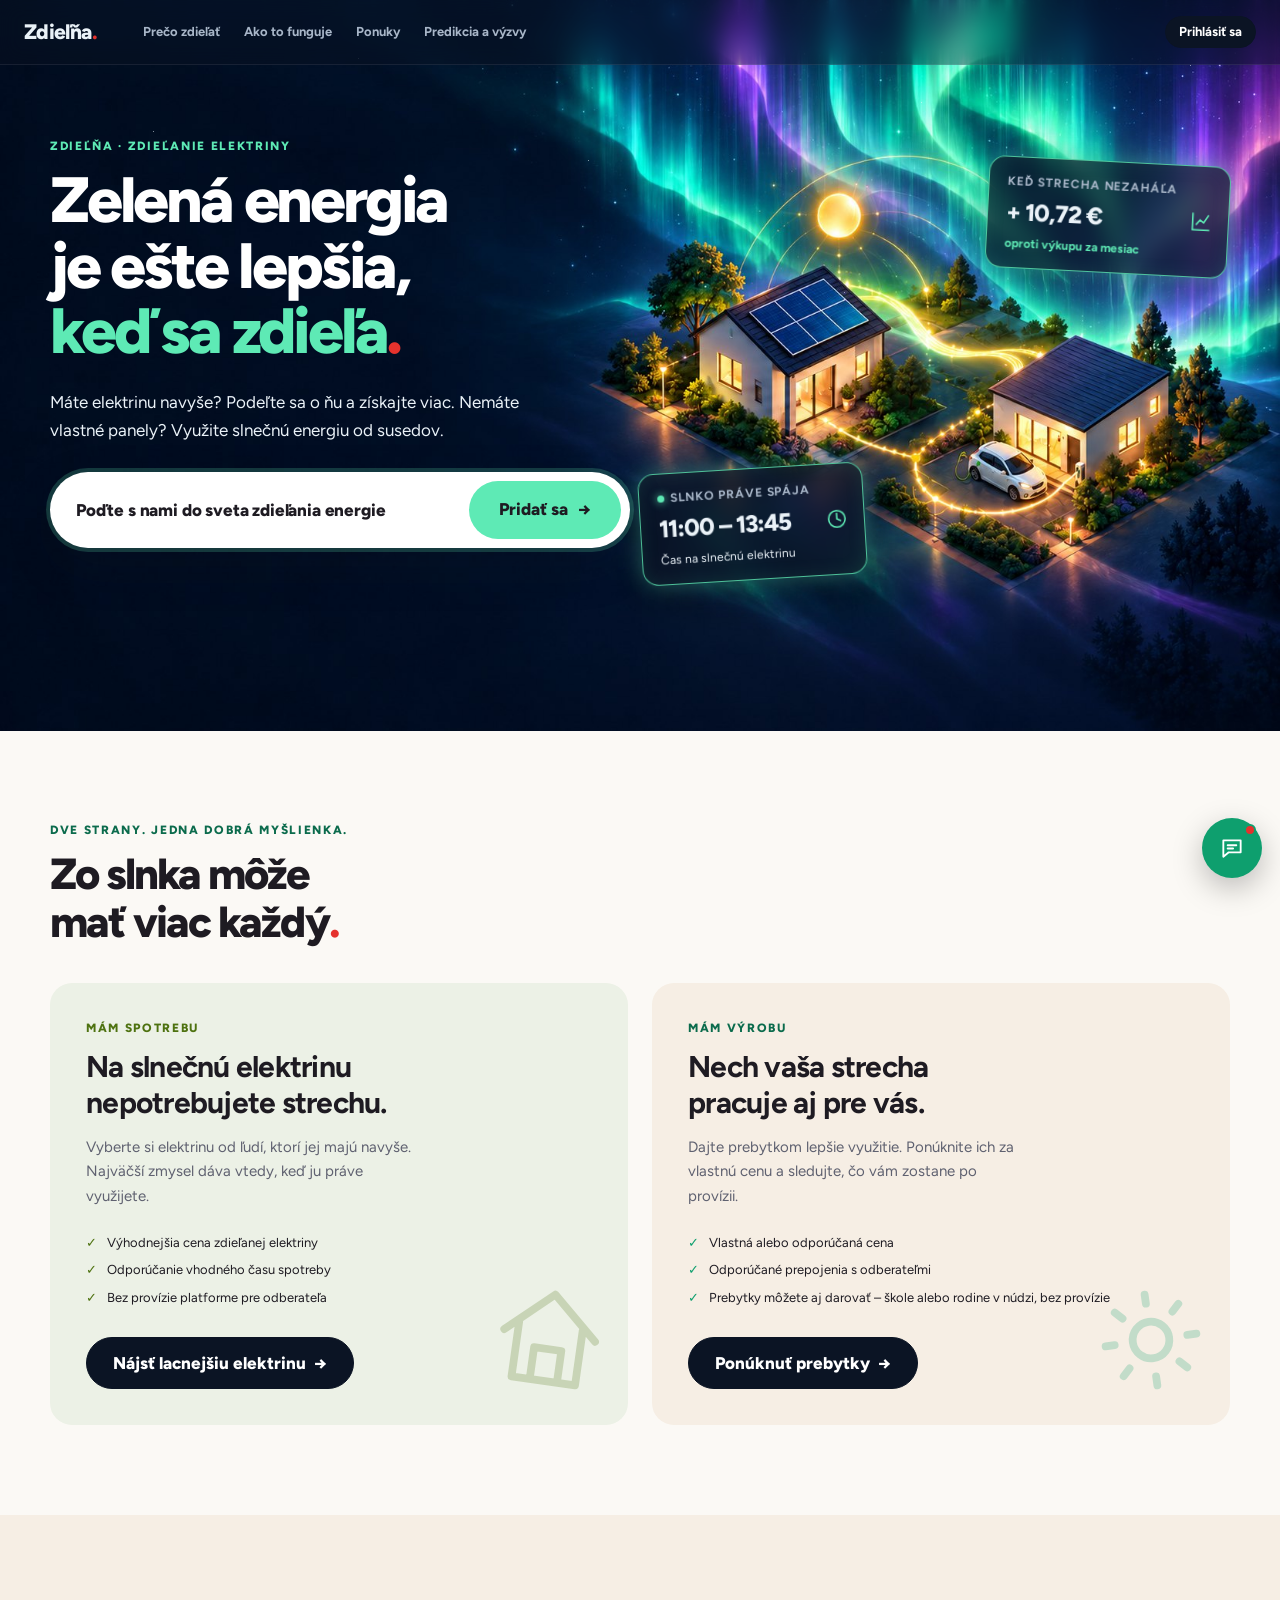
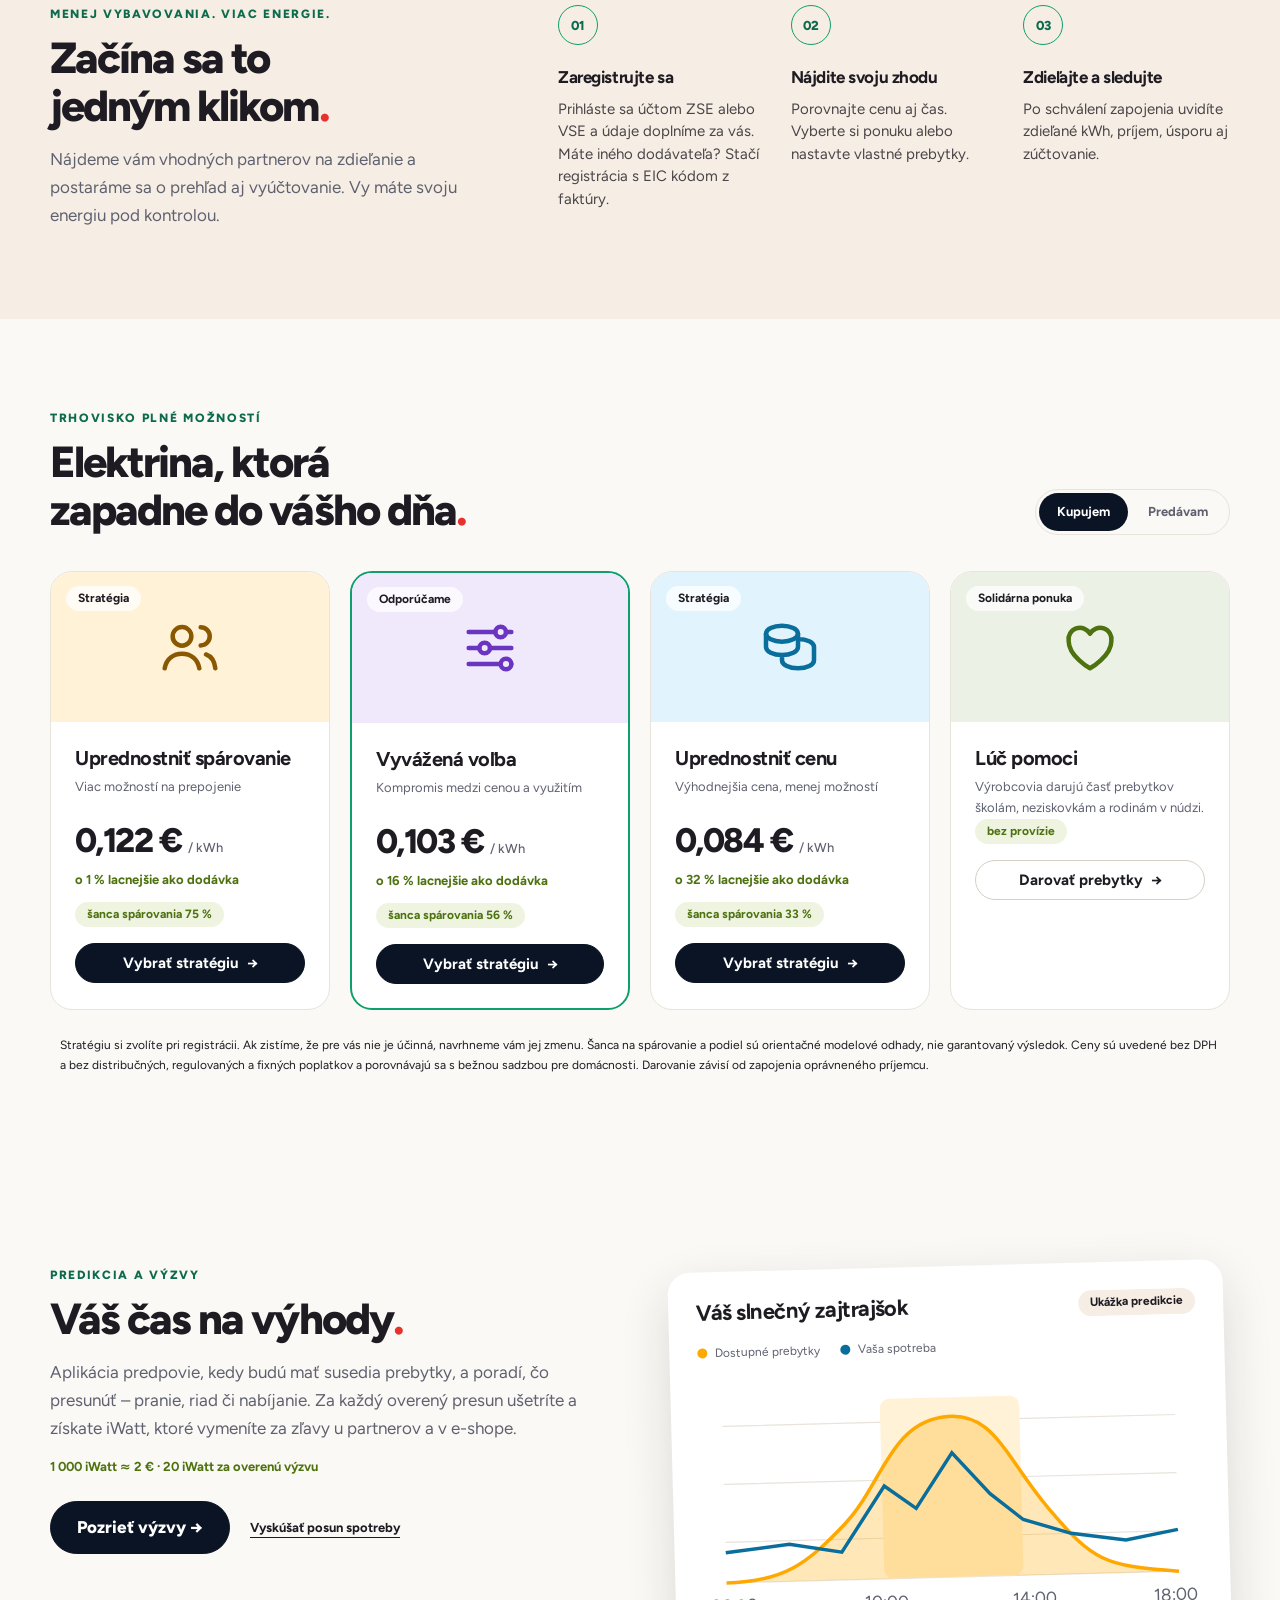
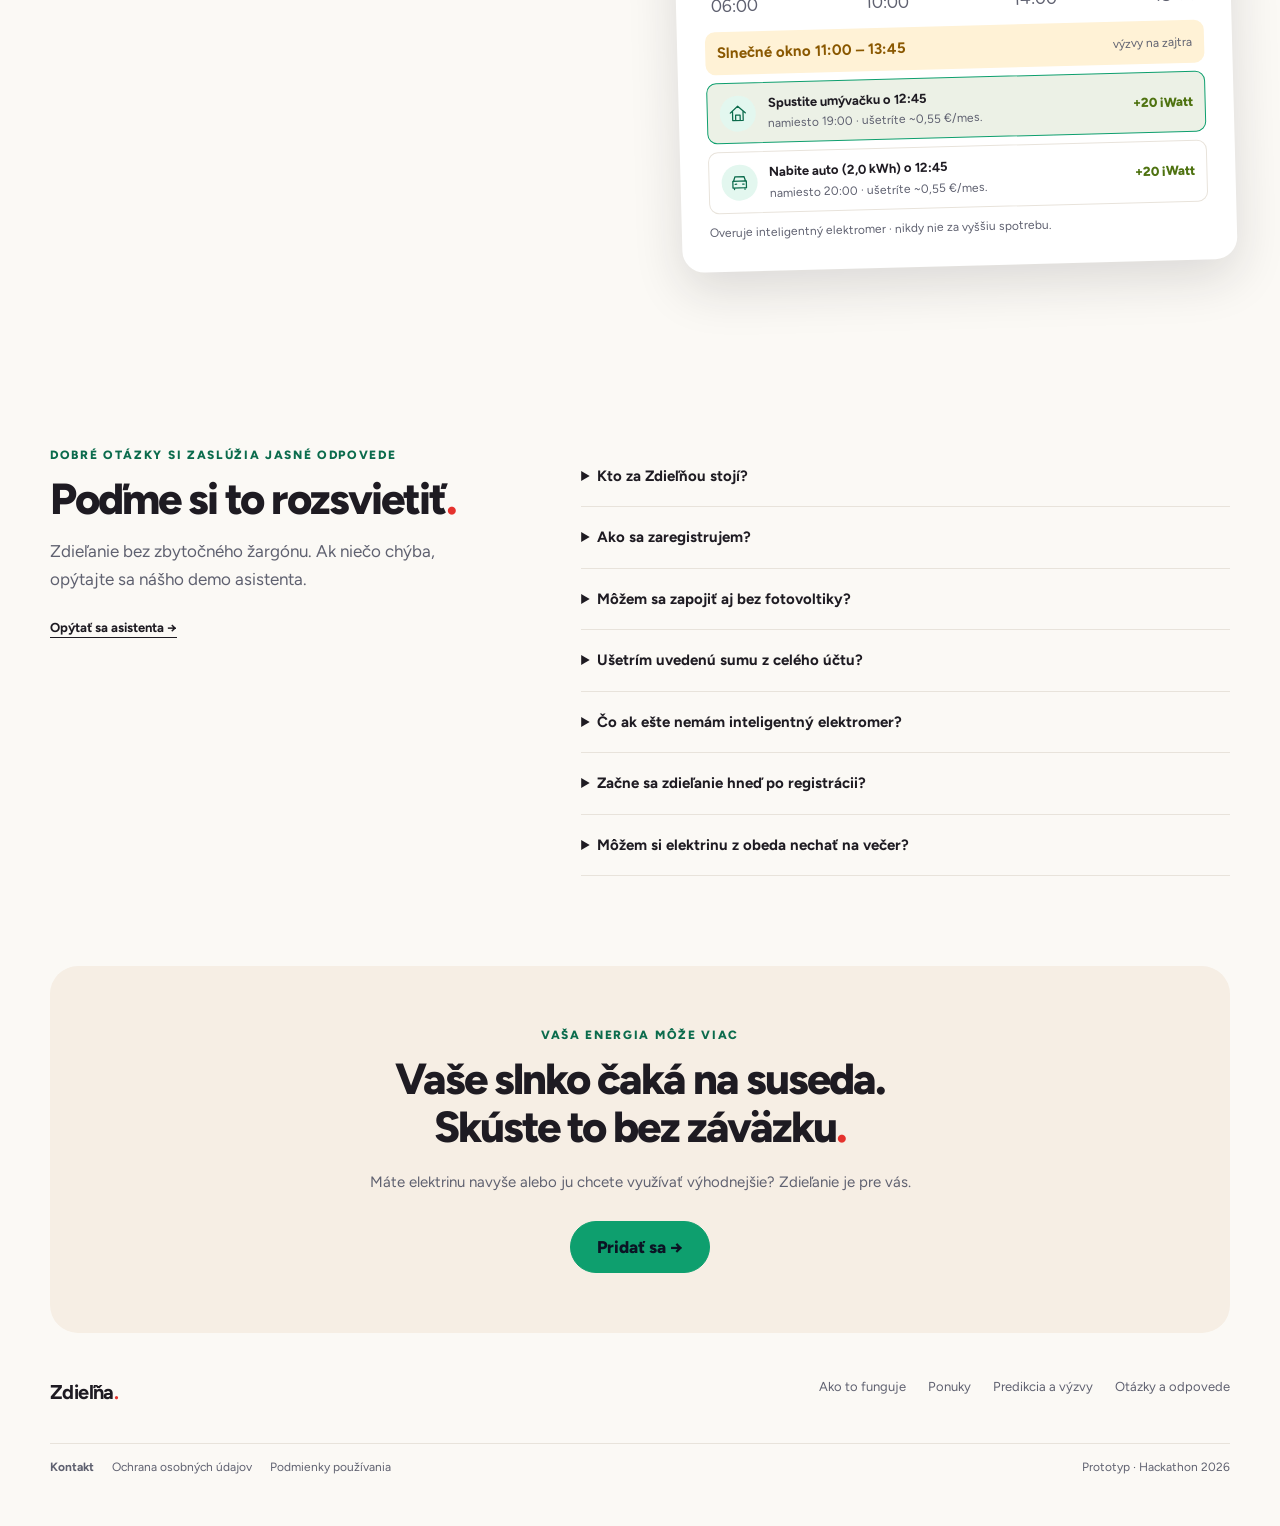
<file: index.html>
<!doctype html>
<html lang="sk" data-skin="neutral">
<head>
<meta charset="utf-8">
<meta name="viewport" content="width=device-width,initial-scale=1">
<meta name="description" content="Zdieľňa – trhovisko na zdieľanie elektriny so susedmi. Hackathon 2026, prototyp.">
<title>Zdieľňa</title>
<link rel="icon" href="assets/zdielna-dot.svg">
<link rel="manifest" href="manifest.webmanifest">
<link rel="apple-touch-icon" href="assets/apple-touch-icon.png">
<meta name="theme-color" content="#1E1B22">
<meta name="apple-mobile-web-app-capable" content="yes">
<meta name="apple-mobile-web-app-title" content="Zdieľňa">
<link rel="preconnect" href="https://fonts.googleapis.com">
<link rel="preconnect" href="https://fonts.gstatic.com" crossorigin>
<link href="https://fonts.googleapis.com/css2?family=Figtree:wght@400;500;600;700;800&display=swap" rel="stylesheet">
<link rel="stylesheet" href="css/tokens.css">
<link rel="stylesheet" href="css/app.css">
<link rel="stylesheet" href="css/landing.css">
</head>
<body>
<header class="top" id="top"></header>
<div class="shell" id="shell"><nav class="side" id="side" aria-label="Hlavná navigácia"></nav><main class="main" id="main"><div id="boot-msg" style="max-width:640px;margin:60px auto;padding:24px;border:1px solid #E8E3DB;border-radius:16px;font-family:system-ui,sans-serif;line-height:1.6;color:#1E1B22;background:#fff">
<b>Načítavam Zdieľňu…</b><br>
Ak táto správa nezmizne, prehliadač nenašiel priečinky <code>css/</code> a <code>js/</code>. Rozbaľte celý zip a otvorte <code>index.html</code> z rozbaleného priečinka (nie priamo zo zipu) – alebo otvorte samostatný súbor <code>zdielna.html</code>, ktorý funguje aj sám.</div></main></div>
<nav class="bnav" id="bnav" aria-label="Spodná navigácia"></nav>
<aside class="drawer" id="drawer" aria-label="Parametre dema"></aside>
<div id="modal"></div>
<button class="fab" id="fab" data-act="chat" aria-label="Otvoriť AI asistenta" aria-expanded="false"><svg class="icon" viewBox="0 0 24 24" fill="none" stroke="currentColor" stroke-width="1.7" stroke-linecap="round" stroke-linejoin="round" aria-hidden="true"><path d="M4 5h16v11H9l-5 4V5Z"/><path d="M8 9.5h8M8 12.5h5"/></svg><span class="dot" aria-hidden="true"></span></button>
<section class="chat" id="chat" role="dialog" aria-label="AI asistent (demo)"></section>
<div class="toast" id="toast" role="status" aria-live="polite"></div>
<div class="cap" id="cap" role="status"></div>

<script src="js/core.js"></script>
<script src="js/engine.js"></script>
<script src="js/ui.js"></script>
<script src="js/views-app.js"></script>
<script src="js/demo-august.js"></script>
<script src="js/demo-customers.js"></script>
<script src="js/demo-benefits.js"></script>
<script src="js/demo-groups.js"></script>
<script src="js/demo-profile.js"></script>
<script src="js/demo-challenges.js"></script>
<script src="js/views-public.js"></script>
<script src="js/views-map.js"></script>
<script src="js/views-ideas.js"></script>
<script src="js/badges.js"></script>
<script src="js/notify.js"></script>
<script src="js/chat.js"></script>
<script src="js/game-data.js"></script>
<script src="js/iwatt.js"></script>
<script src="js/main.js"></script>
</body>
</html>
</file>
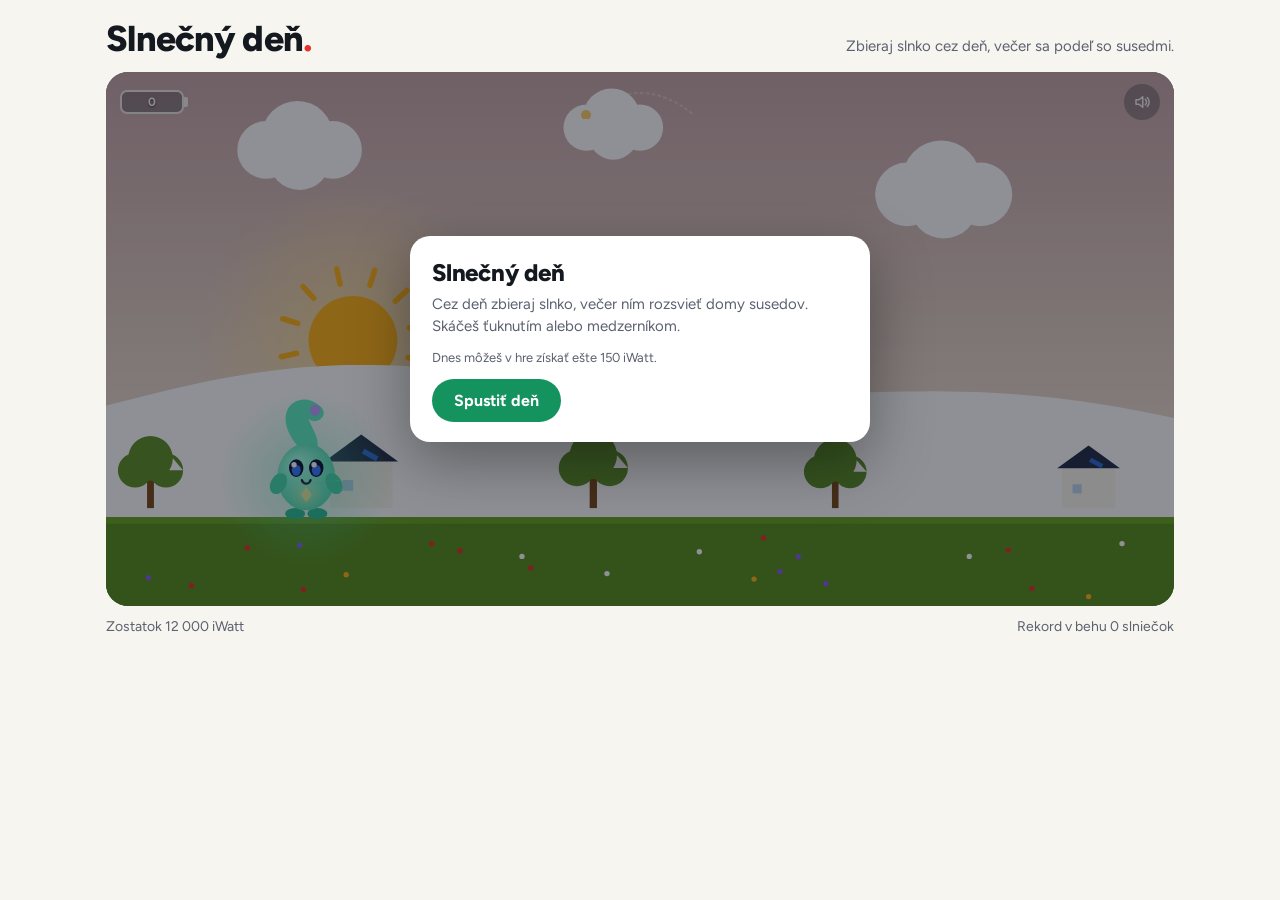
<file: game/slnecny-den.html>
<!DOCTYPE html>
<html lang="sk">
<head>
<meta charset="utf-8">
<meta name="viewport" content="width=device-width, initial-scale=1, viewport-fit=cover">
<title>Slnečný deň · Zdieľňa</title>
<link rel="preconnect" href="https://fonts.googleapis.com">
<link rel="preconnect" href="https://fonts.gstatic.com" crossorigin>
<link href="https://fonts.googleapis.com/css2?family=Figtree:wght@400;500;600;700;800&display=swap" rel="stylesheet">
<style>
:root{
  box-sizing:border-box;
  padding-top:env(safe-area-inset-top,0px);
  padding-bottom:env(safe-area-inset-bottom,0px);
  --page:#f7f5ef; --ink:#14181f; --muted:#5b6170; --card:#ffffff; --line:#e6e2d8;
  --frame:#0b1222; --green:#14935f; --green-ink:#ffffff; --mint:#4fe0b5; --sun:#ffb21a; --dot:#e5322d;
  color-scheme:light;
}
@media (prefers-color-scheme: dark){
  :root:not([data-theme="light"]){
    --page:#0f131b; --ink:#eef0f4; --muted:#a3a9b8; --card:#171c27; --line:#2a3040;
    color-scheme:dark;
  }
}
:root[data-theme="dark"]{
  --page:#0f131b; --ink:#eef0f4; --muted:#a3a9b8; --card:#171c27; --line:#2a3040; color-scheme:dark;
}
html,body{height:100%}
*{box-sizing:border-box}
body{margin:0;background:var(--page);color:var(--ink);font-family:Figtree,system-ui,-apple-system,"Segoe UI",Roboto,sans-serif;-webkit-font-smoothing:antialiased}
.wrap{max-width:1100px;margin:0 auto;padding:20px 16px 32px}
.top{display:flex;align-items:baseline;justify-content:space-between;gap:12px;margin:0 0 14px;flex-wrap:wrap}
.top h1{font-size:clamp(24px,4vw,36px);line-height:1.05;margin:0;font-weight:800;letter-spacing:-0.02em}
.top h1 i{font-style:normal;color:var(--dot)}
.top p{margin:0;color:var(--muted);font-size:15px}
.stage{position:relative;border-radius:22px;overflow:hidden;background:var(--frame);aspect-ratio:2/1;min-height:300px;user-select:none;-webkit-user-select:none;touch-action:manipulation}
canvas{display:block;width:100%;height:100%;cursor:pointer}
.hud{position:absolute;inset:0 0 auto 0;display:grid;grid-template-columns:1fr auto 1fr;align-items:center;padding:12px 14px;pointer-events:none;color:#fff}
.batt{justify-self:start;display:flex;align-items:center;opacity:.92}
.batt .shell{position:relative;width:64px;height:24px;border:2px solid rgba(255,255,255,.85);border-radius:7px;overflow:hidden;background:rgba(8,14,28,.3);transition:transform .12s,border-color .2s}
.batt .cap{width:4px;height:10px;background:rgba(255,255,255,.85);border-radius:0 2px 2px 0}
.batt .fill{position:absolute;top:2px;bottom:2px;left:2px;width:0;border-radius:4px;background:#4fe0b5;transition:width .2s,background .2s}
.batt .num{position:absolute;inset:0;display:flex;align-items:center;justify-content:center;font-weight:700;font-size:12px;color:#fff;text-shadow:0 1px 2px rgba(0,0,0,.55)}
.batt.pulse .shell{transform:scale(1.12)}
.batt.hurt .shell{border-color:#ff8a7a}
.batt.hurt .fill{background:#ff8a7a}
.arc{justify-self:center;width:120px;height:34px;opacity:.85}
.toast{position:absolute;left:50%;top:58px;transform:translateX(-50%);color:#fff;font-weight:600;font-size:14px;background:rgba(8,14,28,.45);padding:6px 14px;border-radius:999px;opacity:0;transition:opacity .4s;pointer-events:none;white-space:nowrap}
.toast.on{opacity:1}
.overlay{position:absolute;inset:0;display:flex;align-items:center;justify-content:center;padding:16px;background:rgba(6,10,22,.45)}
.overlay[hidden]{display:none}
.panel{background:var(--card);color:var(--ink);border-radius:20px;padding:22px 22px 20px;width:min(460px,100%);max-height:100%;overflow:auto;box-shadow:0 20px 60px rgba(0,0,0,.35)}
.panel h2{margin:0 0 6px;font-size:24px;font-weight:800;letter-spacing:-0.01em}
.panel p{margin:0 0 12px;color:var(--muted);font-size:15px;line-height:1.5}
.btns{display:flex;gap:10px;flex-wrap:wrap;margin-top:14px}
button,.btn{font:inherit;font-weight:700;font-size:16px;border-radius:999px;padding:12px 22px;border:0;cursor:pointer;text-decoration:none;display:inline-flex;align-items:center}
.primary{background:var(--green);color:var(--green-ink)}
.ghost{background:transparent;color:var(--ink);box-shadow:inset 0 0 0 1.5px var(--line)}
button:focus-visible,.btn:focus-visible{outline:3px solid var(--mint);outline-offset:2px}
.rows{margin:6px 0 4px;border-top:1px solid var(--line)}
.row{display:flex;justify-content:space-between;gap:10px;padding:8px 0;border-bottom:1px solid var(--line);font-size:15px}
.row span:first-child{color:var(--muted)}
.row strong{font-weight:700}
.row.total strong{font-size:18px;color:var(--green)}
.energy{display:grid;grid-template-columns:1fr 1fr;gap:10px;margin:4px 0 12px}
.energy div{background:rgba(79,224,181,.12);border-radius:14px;padding:10px 12px}
.energy b{display:block;font-size:22px;font-weight:800}
.energy small{color:var(--muted);font-size:13px}
.goal{margin-top:14px;padding:14px;border-radius:16px;background:rgba(255,178,26,.12)}
.goal .t{font-weight:700;font-size:15px;margin-bottom:8px;line-height:1.35}
.bar{height:10px;border-radius:6px;background:rgba(127,127,127,.2);overflow:hidden}
.bar b{display:block;height:100%;background:var(--sun);border-radius:6px;width:0;transition:width 1.2s cubic-bezier(.2,.8,.2,1)}
.goal .s{margin-top:8px;font-size:13px;color:var(--muted)}
.note{font-size:12px;color:var(--muted);margin-top:10px}
.howto{margin:0 0 10px;padding:0;list-style:none;font-size:15px;line-height:1.5}
.howto li{padding:4px 0;color:var(--ink)}
.howto li b{font-weight:700}
.meta{font-size:13px;color:var(--muted)}
.foot{display:flex;justify-content:space-between;gap:12px;flex-wrap:wrap;margin-top:12px;color:var(--muted);font-size:14px}
.mute{justify-self:end;pointer-events:auto;width:36px;height:36px;border-radius:50%;background:rgba(8,14,28,.3);color:#fff;padding:0;display:flex;align-items:center;justify-content:center;opacity:.85}
@media (max-width:560px){
  .stage{aspect-ratio:auto;height:min(70vh,520px)}
  .hud{padding:10px}
  .batt .shell{width:56px}
  .arc{width:96px}
}
@media (prefers-reduced-motion: reduce){ .bar b,.batt .fill,.batt .shell{transition:none} }
</style>
</head>
<body>
<div class="wrap">
  <div class="top">
    <h1>Slnečný deň<i>.</i></h1>
    <p>Zbieraj slnko cez deň, večer sa podeľ so susedmi.</p>
  </div>

  <div class="stage" id="stage">
    <canvas id="c" aria-label="Hra Slnečný deň"></canvas>

    <div class="hud" aria-live="off">
      <div class="batt" id="batt" title="Virtuálna batéria"><div class="shell"><div class="fill" id="hBat"></div><div class="num" id="hSuns">0</div></div><div class="cap"></div></div>
      <svg class="arc" viewBox="0 0 120 34" aria-hidden="true"><path d="M6 30 Q60 -14 114 30" fill="none" stroke="rgba(255,255,255,.35)" stroke-width="2" stroke-dasharray="2 4" stroke-linecap="round"/><path id="arcDone" d="M6 30 Q60 -14 114 30" fill="none" stroke="rgba(255,226,140,.9)" stroke-width="2" stroke-linecap="round" pathLength="100" stroke-dasharray="0 100"/><circle id="arcSun" cx="6" cy="30" r="5" fill="#ffc94d"/></svg>
      <button class="mute" id="muteBtn" aria-label="Vypnúť zvuk" aria-pressed="false"><svg width="18" height="18" viewBox="0 0 24 24" fill="none" stroke="currentColor" stroke-width="2" stroke-linecap="round" stroke-linejoin="round" aria-hidden="true"><path d="M4 9v6h4l5 4V5L8 9z"/><g id="snOn"><path d="M16.5 8.5a5 5 0 0 1 0 7"/><path d="M19 6a8.5 8.5 0 0 1 0 12"/></g><g id="snOff" style="display:none"><path d="M17 9l5 6M22 9l-5 6"/></g></svg></button>
    </div>

    <div class="toast" id="toast"></div>

    <div class="overlay" id="startOv">
      <div class="panel">
        <h2>Slnečný deň</h2>
        <p>Cez deň zbieraj slnko, večer ním rozsvieť domy susedov. Skáčeš ťuknutím alebo medzerníkom.</p>
        <div class="meta" id="startMeta"></div>
        <div class="btns"><button class="primary" id="startBtn">Spustiť deň</button></div>
      </div>
    </div>

    <div class="overlay" id="endOv" hidden>
      <div class="panel" role="dialog" aria-labelledby="endTitle">
        <h2 id="endTitle">Dobrú noc</h2>
        <p id="endLead"></p>
        <div class="energy">
          <div><b id="eKwh">0</b><small>kWh vyrobenej energie</small></div>
          <div><b id="eHomes">0</b><small>domácností dostalo tvoju energiu</small></div>
        </div>
        <div class="rows" id="rewardRows"></div>
        <div class="goal" id="goalBox">
          <div class="t" id="goalText"></div>
          <div class="bar"><b id="goalBar"></b></div>
          <div class="s" id="goalSub"></div>
        </div>
        <div class="note">Energia v kWh je ilustračná. iWatt sú body, ktoré si vymeníš za odmeny.</div>
        <div class="btns">
          <button class="primary" id="againBtn">Hrať znova</button>
          <a class="btn ghost" href="#odmeny" id="rewardsLink">Pozrieť odmeny</a>
        </div>
      </div>
    </div>
  </div>

  <div class="foot">
    <span id="footBal"></span>
    <span id="footRec"></span>
  </div>
</div>

<script>
/* ================== KONFIGURÁCIA EKONOMIKY ==================
   Hodnoty zodpovedajú dohodnutej ekonomike. V produkcii ich má
   počítať a overovať server, nie prehliadač. */
const ECON = {
  START_BALANCE: 12000,     // demo zostatok (ako na stránke iWatt odmeny)
  DAY_COMPLETE: 30,         // dokončený deň
  PER_HOME: 5,              // každý rozsvietený dom večer
  PERFECT_BONUS: 40,        // celá ulica rozsvietená
  DAILY_CAP: 150,           // max iWatt z hry za deň
  STREAK_BONUS: 300,        // každý 7. deň v rade (mimo denného stropu)
  STREAK_LEN: 7
};
const REWARDS = [
  {name:"Káva k zákusku zadarmo", cost:4000},
  {name:"−10 % na kytice a rastliny", cost:5000},
  {name:"−15 % na celý nákup v pekárni", cost:6000},
  {name:"Obedové menu −20 %", cost:8000},
  {name:"Mesiac Virtuálnej batérie bez poplatku", cost:12000},
  {name:"Montáž wallboxu so zľavou 50 €", cost:30000},
  {name:"Zľava 50 € na tepelné čerpadlo", cost:30000},
  {name:"Zľava 100 € na fotovoltiku", cost:40000}
];
const KWH_PER_SUN = 0.15;   // ilustračný prepočet na 1 jednotku energie
const HOMES = 10, HOME_COST = 8, BAT_MAX = 120, HOME_GAP = 250;
const SUN_VAL = 2, CLOUD_VAL = 1, GOLD_VAL = 4, RAINBOW_VAL = 10, HIT_LOSS = 8, COMBO_AT = 8;
const BIZ_AT = [0.02,0.12,0.40,0.62], BIZ_TYPES = ["workshop","bakery","stand","workshop"];

/* ================== ULOŽENIE ================== */
const SKEY = "zdielna-slnecny-den-v1";
/* v aplikácii Zdieľňa beží hra v rámci (iframe) – zostatok iWatt a rekord sú spoločné s aplikáciou */
const host=(()=>{try{return window.parent!==window&&window.parent.zdielnaGame?window.parent.zdielnaGame:null}catch(e){return null}})();
function todayStr(d){d=d||new Date();return d.getFullYear()+"-"+(d.getMonth()+1)+"-"+d.getDate()}
function loadState(){
  let s=null;
  try{ s=JSON.parse(localStorage.getItem(SKEY)||"null"); }catch(e){}
  s=Object.assign({balance:ECON.START_BALANCE,record:0,earnedDay:"",earnedToday:0,streak:0,lastPlay:"",streakPaidDay:""},s||{});
  if(s.earnedDay!==todayStr()){s.earnedDay=todayStr();s.earnedToday=0;}
  if(host){try{s.balance=host.bal();s.record=Math.max(s.record,host.best())}catch(e){}}
  return s;
}
function saveState(){ try{ localStorage.setItem(SKEY,JSON.stringify(store)); }catch(e){} }
let store=loadState();
const fmt=n=>Math.round(n).toLocaleString("sk-SK").replace(/\u00a0/g," ");

/* ================== ZVUK ================== */
let actx=null, muted=false;
function beep(f,d,type,vol,slide){
  if(muted) return;
  try{
    actx=actx||new (window.AudioContext||window.webkitAudioContext)();
    const o=actx.createOscillator(),g=actx.createGain(),t=actx.currentTime;
    o.type=type||"sine";o.frequency.setValueAtTime(f,t);
    if(slide)o.frequency.exponentialRampToValueAtTime(slide,t+d);
    g.gain.setValueAtTime(vol||0.06,t);g.gain.exponentialRampToValueAtTime(0.0001,t+d);
    o.connect(g);g.connect(actx.destination);o.start(t);o.stop(t+d+0.02);
  }catch(e){}
}
const sfx={
  sun:()=>beep(880+Math.random()*120,0.12,"triangle",0.05,1320),
  gold:()=>{beep(990,0.15,"triangle",0.06,1760);setTimeout(()=>beep(1320,0.18,"triangle",0.05,1980),70)},
  jump:()=>beep(420,0.12,"sine",0.04,620),
  home:()=>{[523,659,784].forEach((f,i)=>setTimeout(()=>beep(f,0.25,"sine",0.05),i*60))},
  end:()=>{[392,523,659,784,1046].forEach((f,i)=>setTimeout(()=>beep(f,0.4,"sine",0.05),i*110))},
  hit:()=>beep(180,0.22,"square",0.05,90),
  miss:()=>beep(300,0.2,"sine",0.04,200),
  mag:()=>{[660,880,1100].forEach((f,i)=>setTimeout(()=>beep(f,0.15,"triangle",0.05),i*50))}
};

/* ================== CANVAS ================== */
const stage=document.getElementById("stage"), cv=document.getElementById("c"), ctx=cv.getContext("2d");
const W=960; let H=480, GY=400, scale=1;
const reduce=window.matchMedia&&matchMedia("(prefers-reduced-motion: reduce)").matches;
function resize(){
  const r=stage.getBoundingClientRect(), dpr=Math.min(window.devicePixelRatio||1,2);
  scale=r.width/W; H=Math.max(380,Math.round(r.height/scale)); GY=H-80;
  cv.width=Math.round(r.width*dpr); cv.height=Math.round(r.height*dpr);
  ctx.setTransform(dpr*scale,0,0,dpr*scale,0,0);
}
window.addEventListener("resize",resize); resize();

/* ================== FARBY ================== */
function hex(h){h=h.replace("#","");return[parseInt(h.slice(0,2),16),parseInt(h.slice(2,4),16),parseInt(h.slice(4,6),16)]}
function mix(a,b,t){const A=hex(a),B=hex(b);return"rgb("+A.map((v,i)=>Math.round(v+(B[i]-v)*t)).join(",")+")"}
function mixArr(a,b,t){const A=hex(a),B=hex(b);return A.map((v,i)=>v+(B[i]-v)*t)}
function rgb(a){return"rgb("+a.map(Math.round).join(",")+")"}
const SKY=[ // t, top, bottom
  [0.00,"#2b2f6b","#f6a98a"],
  [0.08,"#f39a86","#ffe2c2"],
  [0.20,"#6fc0f0","#dff3ff"],
  [0.55,"#5cb6ee","#e6f6ff"],
  [0.70,"#f2955a","#ffd9a0"],
  [0.80,"#3a3f8c","#d4778e"],
  [0.90,"#0c1436","#24356b"],
  [1.00,"#060b20","#122247"]
];
function skyAt(t){
  for(let i=0;i<SKY.length-1;i++){const a=SKY[i],b=SKY[i+1];
    if(t<=b[0]){const k=(t-a[0])/(b[0]-a[0]);return[rgb(mixArr(a[1],b[1],k)),rgb(mixArr(a[2],b[2],k))]}}
  return[SKY[SKY.length-1][1],SKY[SKY.length-1][2]];
}

/* ================== HERNÝ STAV ================== */
const DAY_SEC=26;           // dĺžka dňa (zbieranie)
const EVENING_T=0.78;       // od tohto bodu večer
let G=null, running=false, last=0;

function newGame(){
  G={
    time:0, t:0, dist:0, speed:240, px:180,
    py:GY, vy:0, onGround:true, jumps:0, runPh:0,
    suns:0, bat:0, produced:0, homesLit:0, combo:0, bestCombo:0, inv:0, magnet:0, hits:0,
    obstacles:[], powerups:[], obsT:2.5, trail:[], batPulse:0, batHurt:0, hint:null, biz:[], shield:0,
    items:[], parts:[], pops:[], homes:[], decor:[], lamps:[],
    spawnT:0.8, shade:0, rain:[], rainbow:0, rainbowSun:null,
    msgs:{}, evening:false, homesPlaced:false, endTimer:-1, done:false,
    stars:Array.from({length:90},()=>({x:Math.random()*W,y:Math.random()*0.6,r:Math.random()*1.4+0.3,p:Math.random()*6})),
    flowers:Array.from({length:60},()=>({x:Math.random()*W*2,y:Math.random(),c:["#ffffff","#ffb21a","#e5322d","#8b5cf6"][Math.floor(Math.random()*4)]}))
  };
  // dekoratívne domy a stromy v strednej vrstve
  let x=40;
  while(x<W*3){G.decor.push({x,type:Math.random()<0.45?"house":"tree",s:0.7+Math.random()*0.5});x+=110+Math.random()*160;}
}

/* ================== OVLÁDANIE ================== */
function jump(){
  if(!running||!G||G.done) return;
  if(G.onGround){G.vy=-830;G.onGround=false;G.jumps=1;sfx.jump();}
  else if(G.jumps<2){G.vy=-720;G.jumps=2;sfx.jump();burst(G.px,G.py-30,"#b8ffe3",6);}
}
cv.addEventListener("pointerdown",e=>{e.preventDefault();jump();});
window.addEventListener("keydown",e=>{
  if(e.code==="Space"||e.code==="ArrowUp"||e.code==="KeyW"){
    if(running){e.preventDefault();jump();}
  }
});
document.getElementById("muteBtn").addEventListener("click",e=>{
  muted=!muted;const b=e.currentTarget;b.setAttribute("aria-pressed",String(muted));b.setAttribute("aria-label",muted?"Zapnúť zvuk":"Vypnúť zvuk");
  document.getElementById("snOn").style.display=muted?"none":"";document.getElementById("snOff").style.display=muted?"":"none";
});

/* ================== POMOCNÉ ================== */
const toastEl=document.getElementById("toast"); let toastTimer=null;
function toast(msg){toastEl.textContent=msg;toastEl.classList.add("on");clearTimeout(toastTimer);toastTimer=setTimeout(()=>toastEl.classList.remove("on"),2400);}
function once(key){if(G&&G.msgs)G.msgs[key]=1;}
function batPos(){return[46/scale,24/scale];}
function fly(x,y,c,r,slow){G.parts.push({fly:true,sx:x,sy:y,x,y,k:0,sp:slow?1.1:1.9,c,r,life:1});}
function spill(x,y,n){for(let i=0;i<n;i++)G.parts.push({spill:true,x,y,vx:-80-Math.random()*160,vy:-200-Math.random()*150,life:1.1,c:"#ffc94d",r:6});}
function burst(x,y,c,n){if(reduce)n=Math.ceil(n/3);for(let i=0;i<n;i++){const a=Math.random()*6.28,s=60+Math.random()*180;G.parts.push({x,y,vx:Math.cos(a)*s,vy:Math.sin(a)*s-60,life:0.6+Math.random()*0.4,max:1,c,r:2+Math.random()*2.5});}}
function pop(){}
function intensity(t){const k=Math.min(t/EVENING_T,1);return Math.max(0,Math.sin(Math.PI*k));}
function clock(t){const m=6*60+t*16*60;const h=Math.floor(m/60)%24,mm=Math.floor(m%60/10)*10;return h+":"+String(mm).padStart(2,"0");}

/* ================== SPAWN ================== */
function spawnPattern(){
  const I=intensity(G.t)*(1-G.shade*0.5);
  if(I<0.08) return;
  const r=Math.random(), x0=W+40;
  const dim=G.shade>0.4;
  const add=(x,y)=>G.items.push({x,y,dim,val:dim?CLOUD_VAL:SUN_VAL,ph:Math.random()*6});
  if(dim&&Math.random()<0.25){G.items.push({x:x0+60,y:GY-200,gold:true,val:GOLD_VAL,ph:0});}
  if(r<0.35){const y=GY-30-Math.random()*20;const n=3+Math.round(I*2);for(let i=0;i<n;i++)add(x0+i*38,y);}
  else if(r<0.7){const n=5;for(let i=0;i<n;i++){const k=i/(n-1);add(x0+i*40,GY-40-Math.sin(k*Math.PI)*(120+I*40));}}
  else if(r<0.9){for(let i=0;i<3;i++)add(x0+i*36,GY-170-Math.random()*10);}
  else {add(x0,GY-235);add(x0+40,GY-235);}
}
function placeHomes(){
  G.homesPlaced=true;
  for(let i=0;i<HOMES;i++){
    const x=W+60+i*HOME_GAP;
    const lvl=[110,165,230][i<3?(i%2):Math.floor(Math.random()*3)];
    G.homes.push({x,lit:0,tried:false,w:110+((i*37)%3)*12,h:80+((i*53)%3)*10,hue:i%3,ty:GY-lvl});
    G.lamps.push({x:x+HOME_GAP*0.62,lit:0});
  }
}

/* ================== UPDATE ================== */
function update(dt){
  G.time+=dt;
  if(!G.evening){
    G.t=Math.min(G.time/DAY_SEC,1)*EVENING_T;
    if(G.t>=EVENING_T-0.0001){G.evening=true;G.eveStart=G.time;}
  } else {
    // večer: čas plynie podľa toho, ako ďaleko je posledný dom
    const lastH=G.homes[G.homes.length-1];
    const total=(HOMES*HOME_GAP+200)/G.speed;
    G.t=Math.min(EVENING_T+(G.time-G.eveStart)/total*(1-EVENING_T),1);
    if(lastH&&lastH.x+lastH.w<G.px-40&&G.endTimer<0)G.endTimer=2.6;
  }
  if(G.evening)G.px+=(W*0.5-G.px)*Math.min(1,dt*1.2);
  G.speed=G.endTimer>=0?Math.max(40,G.speed-160*dt):(G.evening?250:240+G.t*40);
  const dx=G.speed*dt; G.dist+=dx;

  // fyzika hráča
  G.vy+=2300*dt; G.py+=G.vy*dt;
  if(G.py>=GY){G.py=GY;G.vy=0;if(!G.onGround){G.onGround=true;G.jumps=0;}}
  G.runPh+=dt*(G.onGround?14:4);
  if(G.batPulse>0)G.batPulse-=dt; if(G.batHurt>0)G.batHurt-=dt;
  G.trail.forEach(p=>p.x-=dx); G.trail=G.trail.filter(p=>p.x>-10);
  if(G.combo>=COMBO_AT)G.trail.push({x:G.px-6,y:G.py-24,r:3+Math.min(5,(G.combo-COMBO_AT)*0.4)});
  if(G.trail.length>60)G.trail.shift();

  // správy podľa dňa
  if(G.t>0.02)once("m","Ráno – slnko vychádza");
  if(G.t>0.3)once("n","Poludnie – panely vyrábajú najviac");

  // mraky a dážď (popoludnie)
  const t=G.t;
  let targetShade=0;
  if((t>0.47&&t<0.53)||(t>0.57&&t<0.62))targetShade=1;
  if(targetShade)once("c","Mraky – slniečka majú menej energie");
  G.shade+=(targetShade-G.shade)*Math.min(1,dt*2);
  if(t>0.62&&t<0.665){
    once("r","Prší…");
    for(let i=0;i<(reduce?2:6);i++)G.rain.push({x:Math.random()*W*1.1,y:-10,v:700+Math.random()*200});
  }
  if(t>0.665&&!G.rainbowSun&&!G.msgs.rb){
    G.msgs.rb=1;
    G.rainbowSun={x:W+60,y:GY-250,taken:false};
  }
  G.rainbow=(t>0.665&&t<0.76)?Math.min(1,G.rainbow+dt):Math.max(0,G.rainbow-dt*0.6);
  G.rain.forEach(r=>{r.y+=r.v*dt;r.x-=120*dt;}); G.rain=G.rain.filter(r=>r.y<H);

  // spawn sĺnk
  if(!G.evening){
    G.spawnT-=dt;if(G.spawnT<=0){spawnPattern();G.spawnT=0.95+Math.random()*0.6;}
    G.obsT-=dt;if(G.obsT<=0&&G.t>0.06){const tall=Math.random()<0.4;G.obstacles.push({x:W+60,w:tall?44:30,h:tall?62:34,type:tall?"hedge":"fence"});G.obsT=2.2+Math.random()*1.6;}
    if(G.t>0.22&&!G.msgs.p1){G.msgs.p1=1;G.powerups.push({x:W+60,y:GY-140,ph:0});}
    if(G.t>0.5&&!G.msgs.p2){G.msgs.p2=1;G.powerups.push({x:W+60,y:GY-140,ph:0});}
  }
  else { if(!G.msgs.e){G.msgs.e=1;toast("Rozsvieť domy");} if(!G.homesPlaced)placeHomes(); }

  // položky
  const px=G.px, py=G.py-26;
  if(G.inv>0)G.inv-=dt; if(G.magnet>0)G.magnet-=dt;
  G.items.forEach(it=>{it.x-=dx;it.ph+=dt*4;
    if(G.magnet>0){const ddx=px-it.x,ddy=py-it.y,d=Math.hypot(ddx,ddy)||1;if(d<260){it.x+=ddx/d*520*dt;it.y+=ddy/d*520*dt;}}
    if(!it.taken&&!it.missed&&it.x<px-34){it.missed=true;if(!it.dim)G.combo=0;}
    if(!it.taken&&Math.abs(it.x-px)<30&&Math.abs(it.y-py)<38){
      it.taken=true;G.combo++;G.bestCombo=Math.max(G.bestCombo,G.combo);
      const v=it.val+(G.combo>=COMBO_AT?1:0);G.suns+=v;G.produced+=v;
      G.bat=Math.min(BAT_MAX,G.bat+v);
      const col=it.gold?"#ffe27a":it.dim?"#d7dbe3":"#ffc94d";
      burst(it.x,it.y,col,it.gold?6:3);fly(it.x,it.y,col,it.gold?6:it.dim?3.5:5,it.dim);
      it.gold?sfx.gold():sfx.sun();
      if(G.bat>=BAT_MAX)once("full","Batéria je plná");
    }});
  G.items=G.items.filter(it=>it.x>-40&&!it.taken);
  G.obstacles.forEach(o=>{o.x-=dx;
    if(G.inv<=0&&G.shield<=0&&!o.hit&&px+16>o.x&&px-16<o.x+o.w&&G.py>GY-o.h+4){
      o.hit=true;G.inv=1.2;G.hits++;G.combo=0;const loss=Math.min(G.bat,HIT_LOSS);G.bat-=loss;
      spill(px,G.py-30,Math.max(1,Math.min(4,Math.ceil(loss/2))));G.batHurt=0.6;sfx.hit();
    }});
  G.obstacles=G.obstacles.filter(o=>o.x>-80);
  G.powerups.forEach(p=>{p.x-=dx;p.ph+=dt*3;
    if(!p.taken&&Math.abs(p.x-px)<34&&Math.abs(p.y+Math.sin(p.ph)*6-py)<40){p.taken=true;G.magnet=5;sfx.mag();burst(p.x,p.y,"#7fb2ff",14);}});
  G.powerups=G.powerups.filter(p=>p.x>-40&&!p.taken);
  if(!store.tutorialDone){
    if(!G.msgs.hb){const b=G.biz.find(b=>!b.tried&&b.x+b.w/2-px>60&&b.x+b.w/2-px<330);if(b){G.msgs.hb=1;G.hint={t:1.3,double:false};}}
    if(!G.msgs.h1){const o=G.obstacles.find(o=>o.x-px>40&&o.x-px<280);if(o){G.msgs.h1=1;G.hint={t:1.3,double:false};}}
    if(!G.msgs.h2){const h=G.homes.find(h=>!h.tried&&h.x+h.w/2-px>60&&h.x+h.w/2-px<330);if(h){G.msgs.h2=1;G.hint={t:1.3,double:h.ty<GY-200};}}
    if(G.msgs.h2&&!G.msgs.h3&&(!G.hint||G.hint.t<=0)){const h=G.homes.find(h=>!h.tried&&h.ty<GY-200&&h.x+h.w/2-px>60&&h.x+h.w/2-px<330);if(h){G.msgs.h3=1;G.hint={t:1.3,double:true};}}
  }
  if(G.hint&&G.hint.t>0)G.hint.t-=dt;

  const rs=G.rainbowSun;
  if(rs&&!rs.taken){rs.x-=dx;
    if(Math.abs(rs.x-px)<38&&Math.abs(rs.y-py)<44){rs.taken=true;G.suns+=RAINBOW_VAL;G.produced+=RAINBOW_VAL;G.bat=Math.min(BAT_MAX,G.bat+RAINBOW_VAL);burst(rs.x,rs.y,"#ffffff",10);fly(rs.x,rs.y,"#ffe27a",8,false);sfx.gold();}
  }

  // prevádzky cez deň (bežia priamo zo slnka)
  const sunOk=G.shade<0.4&&intensity(G.t)>0.1;
  BIZ_AT.forEach((bt,i)=>{if(!G.evening&&G.t>bt&&!G.msgs["b"+i]){G.msgs["b"+i]=1;const type=BIZ_TYPES[i];
    G.biz.push({x:W+80,type,w:type==="stand"?74:type==="bakery"?84:96,h:type==="stand"?40:type==="bakery"?56:60,ty:GY-(i%2?165:120),on:0,tried:false,fade:0,steamT:0});
    G.obsT=Math.max(G.obsT,1.6);}});
  G.biz.forEach(b=>{b.x-=dx;const cx=b.x+b.w/2;
    const hitT=!b.tried&&Math.abs(cx-px)<34&&Math.abs(b.ty-py)<44;
    if(!b.tried&&(hitT||cx<px-36)){b.tried=true;
      if(hitT&&sunOk){b.on=0.001;sfx.home();burst(cx,b.ty,"#ffe27a",10);
        if(b.type==="workshop"){for(let i=0;i<5;i++)G.items.push({x:px+300+i*42,y:GY-34-(i%2)*18,val:SUN_VAL,ph:i});}
        else if(b.type==="bakery"){G.shield=3;}
        else {G.magnet=4;sfx.mag();}
      } else {b.fade=1;sfx.miss();}}
    if(b.on>0){b.on=Math.min(1,b.on+dt*2);b.steamT-=dt;
      if(b.type!=="stand"&&b.steamT<=0&&!reduce){b.steamT=0.25;G.parts.push({steam:true,x:b.x+b.w*0.77,y:GY-b.h-32,vy:-50,r:5,life:1.2,c:"rgba(255,255,255,.6)"});}}
    if(b.fade>0)b.fade-=dt*2;
  });
  G.biz=G.biz.filter(b=>b.x>-200);
  if(G.shield>0)G.shield-=dt;

  // domy večer
  G.homes.forEach(h=>{h.x-=dx;
    const cx=h.x+h.w/2;
    const hitT=!h.tried&&Math.abs(cx-px)<34&&Math.abs(h.ty-py)<44;
    if(!h.tried&&(hitT||cx<px-36)){
      h.tried=true;
      if(!hitT){h.fade=1;sfx.miss();}
      else if(G.bat>=HOME_COST){
        G.bat-=HOME_COST;h.lit=0.001;G.homesLit++;sfx.home();
        for(let i=0;i<(reduce?4:14);i++)G.parts.push({x:px,y:py,tx:cx,ty:GY-h.h*0.6,k:0,sp:1.6+Math.random()*1.2,arc:-60-Math.random()*80,c:"#b8ffe3",flow:true,life:1,max:1,r:2.5});
        burst(cx,h.ty,"#ffe27a",10);
      } else {
        h.fade=1;sfx.miss();
      }
    }
    if(h.lit>0)h.lit=Math.min(1,h.lit+dt*1.8);
    if(h.fade>0)h.fade-=dt*2;
  });
  G.lamps.forEach((l,i)=>{l.x-=dx;if(G.homes[i]&&G.homes[i].lit>0.5)l.lit=Math.min(1,l.lit+dt*2);});
  G.decor.forEach(d=>{d.x-=dx*0.45;if(d.x<-160)d.x+=W*3;});

  // častice
  G.parts.forEach(p=>{
    if(p.fly){p.k+=dt*p.sp;const k=Math.min(p.k,1),bp=batPos(),bx=bp[0],by=bp[1],cx=(p.sx+bx)/2-40,cy=Math.min(p.sy,by)-120;
      p.x=(1-k)*(1-k)*p.sx+2*(1-k)*k*cx+k*k*bx;p.y=(1-k)*(1-k)*p.sy+2*(1-k)*k*cy+k*k*by;
      if(k>=1){p.life=0;G.batPulse=0.15;}}
    else if(p.spill){p.vy+=900*dt;p.x+=p.vx*dt-dx;p.y+=p.vy*dt;if(p.y>GY-6){p.y=GY-6;p.vy*=-0.4;}p.life-=dt;}
    else if(p.steam){p.y+=p.vy*dt;p.x-=dx;p.r+=dt*6;p.life-=dt;}
    else if(p.flow){p.k+=dt*p.sp;const k=Math.min(p.k,1);
      p.x=p.x+(p.tx-p.x)*k*0.12;p.y=p.y+(p.ty+p.arc*(1-k)-p.y)*k*0.12;p.life=1-k;}
    else{p.vy+=500*dt;p.x+=p.vx*dt-dx*0.3;p.y+=p.vy*dt;p.life-=dt;}
  });
  G.parts=G.parts.filter(p=>p.life>0);
  G.pops.forEach(p=>{p.y-=40*dt;p.life-=dt*0.9;});G.pops=G.pops.filter(p=>p.life>0);

  if(G.endTimer>0){G.endTimer-=dt;if(G.endTimer<=0)finish();}
}

/* ================== KRESLENIE ================== */
function draw(){
  const t=G.t, night=Math.max(0,Math.min(1,(t-0.78)/0.12)), dusk=Math.max(0,Math.min(1,(t-0.66)/0.14));
  const [top,bot]=skyAt(t);
  const g=ctx.createLinearGradient(0,0,0,GY);g.addColorStop(0,top);g.addColorStop(1,bot);
  ctx.fillStyle=g;ctx.fillRect(0,0,W,H);

  // hviezdy a polárna žiara
  if(night>0||t<0.05){
    const a=Math.max(night,t<0.05?(0.05-t)*14:0);
    G.stars.forEach(s=>{ctx.globalAlpha=a*(0.5+0.5*Math.sin(G.time*2+s.p));ctx.fillStyle="#fff";ctx.beginPath();ctx.arc(s.x,s.y*GY,s.r,0,6.28);ctx.fill();});
    ctx.globalAlpha=1;
  }
  if(night>0.2)drawAurora((night-0.2)/0.8);

  // slnko
  const k=Math.min(t/0.82,1);
  if(k<1){
    const sx=W*(0.12+0.76*k), sy=GY-30-Math.sin(Math.PI*k)*(GY-110);
    const glow=ctx.createRadialGradient(sx,sy,10,sx,sy,140);
    glow.addColorStop(0,"rgba(255,220,120,"+(0.55*(1-G.shade*0.7))+")");glow.addColorStop(1,"rgba(255,220,120,0)");
    ctx.fillStyle=glow;ctx.fillRect(sx-140,sy-140,280,280);
    ctx.save();ctx.translate(sx,sy);ctx.rotate(G.time*0.15);
    ctx.strokeStyle=mix("#ffb21a","#ff7a3d",dusk);ctx.lineWidth=5;ctx.lineCap="round";
    for(let i=0;i<12;i++){ctx.rotate(Math.PI/6);ctx.beginPath();ctx.moveTo(0,52);ctx.lineTo(0,66);ctx.stroke();}
    ctx.restore();
    ctx.fillStyle=mix("#ffb21a","#ff7a3d",dusk);ctx.beginPath();ctx.arc(sx,sy,40,0,6.28);ctx.fill();
    // mrak cez slnko
    if(G.shade>0.02){ctx.globalAlpha=G.shade;drawCloud(sx-20,sy+6,1.7,"#e9eef5");ctx.globalAlpha=1;
      // zlaté lúče
      ctx.globalAlpha=G.shade*0.18;ctx.fillStyle="#fff2b0";
      for(let i=0;i<3;i++){const bx=sx-160+i*160+Math.sin(G.time+i)*20;ctx.beginPath();ctx.moveTo(bx,sy+40);ctx.lineTo(bx+40,sy+40);ctx.lineTo(bx+110,GY);ctx.lineTo(bx-30,GY);ctx.closePath();ctx.fill();}
      ctx.globalAlpha=1;}
  }
  // mesiac
  if(night>0){ctx.globalAlpha=night;ctx.fillStyle="#f4f1e2";ctx.beginPath();ctx.arc(W*0.82,90,24,0,6.28);ctx.fill();ctx.fillStyle=top;ctx.beginPath();ctx.arc(W*0.82+10,84,22,0,6.28);ctx.fill();ctx.globalAlpha=1;}

  // dekoračné mraky
  const cc=mix("#ffffff","#3b4775",night);
  [[0.15,70,1],[0.45,50,0.8],[0.75,110,1.1]].forEach(([fx,y,s],i)=>{let x=(fx*W-G.dist*0.08*(1+i*0.2))%(W+300);if(x<-200)x+=W+300;ctx.globalAlpha=1-night*0.5;drawCloud(x,y,s,cc);});
  ctx.globalAlpha=1;

  // dúha
  if(G.rainbow>0){ctx.globalAlpha=G.rainbow*0.55;const cols=["#ff5a5a","#ffa23a","#ffe14a","#4fd66b","#3ab0ff","#7b5cff"];
    cols.forEach((c,i)=>{ctx.strokeStyle=c;ctx.lineWidth=9;ctx.beginPath();ctx.arc(W*0.62,GY+40,300-i*9,Math.PI,0);ctx.stroke();});ctx.globalAlpha=1;}

  // vzdialené kopce
  ctx.fillStyle=mix(mix("#e7efd9","#f3c99a",dusk*0.6),"#1a2650",night);
  hills(GY-70,60,0.08,0.004,0);
  ctx.fillStyle=mix(mix("#cfe3b6","#e6b07f",dusk*0.5),"#162044",night);
  hills(GY-40,44,0.18,0.007,2);

  // stredná vrstva
  G.decor.forEach(d=>{if(d.x>-160&&d.x<W+60){if(d.type==="tree")drawTree(d.x,GY-8,d.s*0.8,night,0.7);else drawDecorHouse(d.x,GY-8,d.s*0.75,night);}});

  // zem
  ctx.fillStyle=mix("#5a8f1e","#0f2a1a",night);ctx.fillRect(0,GY,W,H-GY);
  ctx.fillStyle=mix("#6aa526","#163a24",night);ctx.fillRect(0,GY,W,6);
  G.flowers.forEach(f=>{let x=(f.x-G.dist)%(W*2);if(x<0)x+=W*2;if(x<W){ctx.fillStyle=night>0.5?"rgba(255,255,255,.25)":f.c;ctx.beginPath();ctx.arc(x,GY+12+f.y*(H-GY-20),2.4,0,6.28);ctx.fill();}});

  // lampy a domy zo skupiny
  G.lamps.forEach(l=>{if(l.x>-40&&l.x<W+40)drawLamp(l.x,GY,l.lit,night);});
  G.homes.forEach(h=>{if(h.x>-200&&h.x<W+60)drawHome(h,night);});
  G.homes.forEach(h=>{if((!h.tried||h.fade>0)&&h.x>-200&&h.x<W+60)drawTarget(h.x+h.w/2,h.ty,G.bat>=HOME_COST,h.tried?Math.max(0,h.fade):1);});
  G.biz.forEach(b=>{if(b.x>-200&&b.x<W+60)drawBiz(b,night);});
  const sunOkD=G.shade<0.4&&intensity(G.t)>0.1;
  G.biz.forEach(b=>{if((!b.tried||b.fade>0)&&b.x>-200&&b.x<W+60)drawTarget(b.x+b.w/2,b.ty,sunOkD,b.tried?Math.max(0,b.fade):1);});
  G.obstacles.forEach(o=>drawObstacle(o,night));
  G.powerups.forEach(p=>drawMagnet(p.x,p.y+Math.sin(p.ph)*6));

  // dážď
  if(G.rain.length){ctx.strokeStyle="rgba(200,220,255,.6)";ctx.lineWidth=1.5;ctx.beginPath();G.rain.forEach(r=>{ctx.moveTo(r.x,r.y);ctx.lineTo(r.x-6,r.y+16);});ctx.stroke();}

  // slniečka
  G.items.forEach(it=>drawSun(it.x,it.y+Math.sin(it.ph)*4,it.gold?16:it.dim?10:12,it.gold,false,it.dim));
  const rs=G.rainbowSun;if(rs&&!rs.taken&&rs.x>-40)drawSun(rs.x,rs.y+Math.sin(G.time*4)*5,20,true,true);

  // hráč
  G.trail.forEach((p,i)=>{const f=i/G.trail.length;ctx.globalAlpha=f*0.7;ctx.fillStyle="#ffd84a";ctx.beginPath();ctx.arc(p.x,p.y,p.r*f,0,6.28);ctx.fill();});ctx.globalAlpha=1;
  if(G.magnet>0){const k=G.magnet/5;ctx.strokeStyle="rgba(127,178,255,"+(0.35+0.4*k)+")";ctx.lineWidth=3;ctx.beginPath();ctx.arc(G.px,G.py-34,34+28*k,0,6.28);ctx.stroke();}
  if(G.shield>0){const k=G.shield/3;ctx.fillStyle="rgba(255,214,110,"+(0.12+0.12*k)+")";ctx.beginPath();ctx.arc(G.px,G.py-34,48,0,6.28);ctx.fill();ctx.strokeStyle="rgba(255,226,140,"+(0.4+0.4*k)+")";ctx.lineWidth=2;ctx.stroke();}
  if(!(G.inv>0&&Math.floor(G.inv*12)%2))drawMascot(G.px,G.py,1,night);
  if(G.hint&&G.hint.t>0)drawHint(G.px,G.py-120,G.hint.double);

  // častice
  G.parts.forEach(p=>{ctx.globalAlpha=Math.max(0,p.life);ctx.fillStyle=p.c;ctx.beginPath();ctx.arc(p.x,p.y,p.r,0,6.28);ctx.fill();});
  ctx.globalAlpha=1;
  ctx.font="700 18px Figtree, system-ui, sans-serif";ctx.textAlign="center";
  G.pops.forEach(p=>{ctx.globalAlpha=Math.max(0,p.life);ctx.fillStyle=p.c;ctx.fillText(p.txt,p.x,p.y);});
  ctx.globalAlpha=1;
}

function hills(base,amp,par,freq,ph){
  ctx.beginPath();ctx.moveTo(0,GY);
  for(let x=0;x<=W;x+=12){const wx=x+G.dist*par;ctx.lineTo(x,base-amp*0.5*(1+Math.sin(wx*freq+ph))-amp*0.25*Math.sin(wx*freq*2.3+ph*2));}
  ctx.lineTo(W,GY);ctx.closePath();ctx.fill();
}
function drawCloud(x,y,s,c){ctx.fillStyle=c;ctx.beginPath();ctx.arc(x,y,26*s,0,6.28);ctx.arc(x+28*s,y-12*s,32*s,0,6.28);ctx.arc(x+60*s,y,26*s,0,6.28);ctx.arc(x+30*s,y+8*s,28*s,0,6.28);ctx.fill();}
function drawSun(x,y,r,gold,big,dim){
  if(dim){ctx.fillStyle="rgba(230,234,242,.9)";ctx.beginPath();ctx.arc(x,y,r,0,6.28);ctx.fill();ctx.fillStyle="#f3d27a";ctx.beginPath();ctx.arc(x+3,y-2,r*0.55,0,6.28);ctx.fill();return;}
  const gl=ctx.createRadialGradient(x,y,2,x,y,r*2.4);gl.addColorStop(0,gold?"rgba(255,240,160,.7)":"rgba(255,200,80,.45)");gl.addColorStop(1,"rgba(255,200,80,0)");
  ctx.fillStyle=gl;ctx.fillRect(x-r*2.4,y-r*2.4,r*4.8,r*4.8);
  ctx.strokeStyle=gold?"#ffe27a":"#ffb21a";ctx.lineWidth=big?3.5:2.6;ctx.lineCap="round";
  for(let i=0;i<8;i++){const a=i*Math.PI/4+G.time*0.8;ctx.beginPath();ctx.moveTo(x+Math.cos(a)*r*1.25,y+Math.sin(a)*r*1.25);ctx.lineTo(x+Math.cos(a)*r*1.7,y+Math.sin(a)*r*1.7);ctx.stroke();}
  ctx.fillStyle=gold?"#ffd84a":"#ffb21a";ctx.beginPath();ctx.arc(x,y,r,0,6.28);ctx.fill();
  if(big){ctx.fillStyle="#fff";ctx.globalAlpha=.8;ctx.beginPath();ctx.arc(x-r*0.3,y-r*0.3,r*0.3,0,6.28);ctx.fill();ctx.globalAlpha=1;}
}
function drawTree(x,y,s,night,dim){
  ctx.fillStyle=mix("#7a4a1c","#1c1a24",night);ctx.fillRect(x-4*s,y-40*s,8*s,40*s);
  ctx.fillStyle=mix(dim?"#5f8f2a":"#4f7a16",dim?"#1b3328":"#122a1e",night);
  ctx.beginPath();ctx.arc(x,y-58*s,26*s,0,6.28);ctx.arc(x-18*s,y-44*s,20*s,0,6.28);ctx.arc(x+18*s,y-44*s,20*s,0,6.28);ctx.fill();
}
function drawDecorHouse(x,y,s,night){
  const w=70*s,h=52*s;
  ctx.fillStyle=mix("#fbf7ee","#2a3355",night);ctx.fillRect(x,y-h,w,h);
  ctx.fillStyle=mix("#26304a","#121831",night);ctx.beginPath();ctx.moveTo(x-6*s,y-h);ctx.lineTo(x+w/2,y-h-30*s);ctx.lineTo(x+w+6*s,y-h);ctx.closePath();ctx.fill();
  ctx.fillStyle=mix("#2f6bd6","#2a4a9a",night);ctx.save();ctx.translate(x+w*0.55,y-h-14*s);ctx.rotate(0.5);ctx.fillRect(0,0,18*s,6*s);ctx.restore();
  ctx.fillStyle=night>0.4?"rgba(255,214,120,"+(0.5*night)+")":"#bcd6f0";ctx.fillRect(x+w*0.2,y-h*0.6,12*s,12*s);
}
function drawLamp(x,y,lit,night){
  ctx.fillStyle=mix("#3a3f4a","#232838",night);ctx.fillRect(x-2,y-90,4,90);ctx.fillRect(x-2,y-90,16,4);
  if(lit>0){const gl=ctx.createRadialGradient(x+12,y-84,2,x+12,y-60,90);gl.addColorStop(0,"rgba(255,220,140,"+(0.55*lit)+")");gl.addColorStop(1,"rgba(255,220,140,0)");ctx.fillStyle=gl;ctx.beginPath();ctx.moveTo(x+4,y-84);ctx.lineTo(x+20,y-84);ctx.lineTo(x+70,y);ctx.lineTo(x-46,y);ctx.closePath();ctx.fill();}
  ctx.fillStyle=lit>0?"#ffe7a8":mix("#cfd5df","#4a5068",night);ctx.beginPath();ctx.arc(x+12,y-84,5,0,6.28);ctx.fill();
}
function drawHome(h,night){
  const x=h.x,y=GY,w=h.w,ht=h.h,L=h.lit;
  const walls=[["#fbf7ee","#2b3458"],["#f2ece0","#283050"],["#fff6e8","#2e375c"]][h.hue];
  if(L>0){const gl=ctx.createRadialGradient(x+w/2,y-ht/2,10,x+w/2,y-ht/2,180);gl.addColorStop(0,"rgba(255,206,110,"+(0.38*L*night)+")");gl.addColorStop(1,"rgba(255,206,110,0)");ctx.fillStyle=gl;ctx.fillRect(x-160,y-ht-160,w+320,ht+200);}
  ctx.fillStyle=mix(walls[0],walls[1],night*(1-L*0.35));ctx.fillRect(x,y-ht,w,ht);
  ctx.fillStyle=mix("#1f2740","#0d1228",night);ctx.beginPath();ctx.moveTo(x-10,y-ht);ctx.lineTo(x+w/2,y-ht-46);ctx.lineTo(x+w+10,y-ht);ctx.closePath();ctx.fill();
  // panely na streche
  ctx.save();ctx.beginPath();ctx.moveTo(x-10,y-ht);ctx.lineTo(x+w/2,y-ht-46);ctx.lineTo(x+w+10,y-ht);ctx.closePath();ctx.clip();
  ctx.fillStyle=L>0?"#2f6bd6":mix("#2f6bd6","#1d2d66",night);
  for(let i=0;i<3;i++)ctx.fillRect(x+w*0.55+i*13,y-ht-34+i*7,11,22);
  ctx.restore();
  // okná
  const win=L>0?mix("#3a4570","#ffd36e",L):mix("#bcd6f0","#18203c",night);
  ctx.fillStyle=win;
  ctx.fillRect(x+w*0.14,y-ht*0.72,w*0.22,ht*0.24);ctx.fillRect(x+w*0.62,y-ht*0.72,w*0.22,ht*0.24);
  ctx.fillStyle=mix("#7a4a1c","#2a1e1a",night*(1-L*0.4));ctx.fillRect(x+w*0.42,y-ht*0.45,w*0.16,ht*0.45);
  if(L>0){ctx.fillStyle="rgba(255,226,140,"+(0.9*L)+")";ctx.fillRect(x+w*0.45,y-ht*0.42,w*0.1,ht*0.12);}
  // znak skupiny zdieľania
  ctx.fillStyle=L>0?"#4fe0b5":"rgba(255,255,255,.35)";
  ctx.beginPath();ctx.arc(x+w-14,y-ht+14,6,0,6.28);ctx.fill();
}
function drawGear(cx,cy,r,a,on){ctx.save();ctx.translate(cx,cy);ctx.rotate(a);ctx.fillStyle=on>0?"#ffb21a":"#7a8296";for(let i=0;i<8;i++){ctx.rotate(Math.PI/4);ctx.fillRect(-3,-r-5,6,7);}ctx.beginPath();ctx.arc(0,0,r,0,6.28);ctx.fill();ctx.fillStyle="#d9dde3";ctx.beginPath();ctx.arc(0,0,r*0.35,0,6.28);ctx.fill();ctx.restore();}
function drawBiz(b,night){
  const x=b.x,y=GY,w=b.w,h=b.h,on=b.on;
  if(on>0){const gl=ctx.createRadialGradient(x+w/2,y-h/2,6,x+w/2,y-h/2,120);gl.addColorStop(0,"rgba(255,214,110,"+(0.25*on)+")");gl.addColorStop(1,"rgba(255,214,110,0)");ctx.fillStyle=gl;ctx.fillRect(x-100,y-h-120,w+200,h+160);}
  if(b.type==="workshop"){
    ctx.fillStyle=mix("#d9dde3","#2a3150",night);ctx.fillRect(x,y-h,w,h);
    ctx.fillStyle=mix("#5a6378","#1a2038",night);ctx.beginPath();ctx.moveTo(x,y-h);for(let i=0;i<3;i++){ctx.lineTo(x+i*w/3,y-h-18);ctx.lineTo(x+(i+1)*w/3,y-h);}ctx.closePath();ctx.fill();
    ctx.fillStyle="#2f6bd6";for(let i=0;i<3;i++){ctx.beginPath();ctx.moveTo(x+i*w/3+3,y-h-14);ctx.lineTo(x+(i+1)*w/3-4,y-h-2);ctx.lineTo(x+i*w/3+3,y-h-2);ctx.closePath();ctx.fill();}
    ctx.fillStyle=mix("#8a6a5a","#2a2030",night);ctx.fillRect(x+w*0.74,y-h-30,10,30);
    drawGear(x+w*0.28,y-h*0.5,12,G.time*(on>0?4:0),on);
    ctx.fillStyle=on>0?mix("#9fb4cc","#ffd36e",on):"#9fb4cc";ctx.fillRect(x+w*0.55,y-h*0.7,w*0.3,h*0.3);
    ctx.fillStyle="#3a3f4a";ctx.fillRect(x+w,y-14,40,6);
    if(on>0){ctx.fillStyle="#ffb21a";for(let i=0;i<3;i++){const ox=(G.time*60+i*14)%40;ctx.fillRect(x+w+ox,y-20,6,6);}}
  } else if(b.type==="bakery"){
    ctx.fillStyle=mix("#fff3dc","#2e3458",night);ctx.fillRect(x,y-h,w,h);
    ctx.fillStyle=mix("#7a4a2a","#2a1e22",night);ctx.beginPath();ctx.moveTo(x-6,y-h);ctx.lineTo(x+w/2,y-h-26);ctx.lineTo(x+w+6,y-h);ctx.closePath();ctx.fill();
    ctx.fillStyle=mix("#8a6a5a","#2a2030",night);ctx.fillRect(x+w*0.72,y-h-30,10,24);
    for(let i=0;i<6;i++){ctx.fillStyle=i%2?"#ffffff":"#e5322d";ctx.fillRect(x+i*w/6,y-h*0.62,w/6,10);}
    ctx.fillStyle=on>0?mix("#5a4030","#ff9a3a",on*(0.7+0.3*Math.sin(G.time*8))):"#5a4030";ctx.fillRect(x+w*0.12,y-h*0.48,w*0.46,h*0.32);
    ctx.fillStyle=mix("#7a4a1c","#2a1e1a",night);ctx.fillRect(x+w*0.68,y-h*0.48,w*0.2,h*0.48);
  } else {
    ctx.fillStyle=mix("#ffe9a8","#3a3a58",night);ctx.fillRect(x,y-h,w,h);
    ctx.fillStyle=mix("#f2b33a","#4a3a30",night);ctx.fillRect(x-4,y-h,w+8,6);
    ctx.fillStyle="#6a6a7a";ctx.fillRect(x+w/2-2,y-h-50,4,50);
    ctx.save();ctx.translate(x+w/2,y-h-50);ctx.rotate(on>0?Math.sin(G.time*6)*0.12:0);
    for(let i=0;i<6;i++){ctx.fillStyle=i%2?"#ffffff":"#2fbf94";ctx.beginPath();ctx.moveTo(0,-6);ctx.lineTo(-50+i*16.6,10);ctx.lineTo(-50+(i+1)*16.6,10);ctx.closePath();ctx.fill();}
    ctx.restore();
    for(let i=0;i<3;i++){ctx.fillStyle=on>0?"#ffe14a":"#e8dca0";ctx.fillRect(x+10+i*20,y-h-12,10,12);}
    ctx.fillStyle=on>0?"#b8ecff":"#9aa6b8";ctx.fillRect(x+w*0.3,y-h*0.7,w*0.4,h*0.45);
  }
}
function drawHint(x,y,dbl){
  const ph=(G.time*1.6)%1;
  for(let i=0;i<(dbl?2:1);i++){const ox=x+(dbl?(i?13:-13):0);
    ctx.strokeStyle="rgba(255,255,255,"+(1-ph)+")";ctx.lineWidth=2.5;ctx.beginPath();ctx.arc(ox,y,8+ph*18,0,6.28);ctx.stroke();
    ctx.fillStyle="rgba(255,255,255,.95)";ctx.beginPath();ctx.arc(ox,y,7,0,6.28);ctx.fill();}
  ctx.fillStyle="rgba(255,255,255,.9)";ctx.beginPath();ctx.moveTo(x,y-36);ctx.lineTo(x-8,y-26);ctx.lineTo(x+8,y-26);ctx.closePath();ctx.fill();
}
function drawTarget(x,y,ok,a){
  ctx.globalAlpha=a;
  const p=0.5+0.5*Math.sin(G.time*6);
  const gl=ctx.createRadialGradient(x,y,2,x,y,46);gl.addColorStop(0,ok?"rgba(79,224,181,.55)":"rgba(160,168,184,.3)");gl.addColorStop(1,"rgba(79,224,181,0)");
  ctx.fillStyle=gl;ctx.fillRect(x-46,y-46,92,92);
  ctx.strokeStyle=ok?"#b8ffe3":"#8a92a6";ctx.lineWidth=3;ctx.beginPath();ctx.arc(x,y,18+(ok?p*5:0),0,6.28);ctx.stroke();
  ctx.fillStyle=ok?"#ffe27a":"#8a92a6";ctx.beginPath();ctx.moveTo(x+3,y-12);ctx.lineTo(x-7,y+2);ctx.lineTo(x,y+2);ctx.lineTo(x-3,y+12);ctx.lineTo(x+7,y-2);ctx.lineTo(x,y-2);ctx.closePath();ctx.fill();
  ctx.globalAlpha=1;
}
function drawObstacle(o,night){
  const y=GY;
  if(o.type==="fence"){ctx.fillStyle=mix("#8a5a24","#3a2a20",night);
    for(let i=0;i<3;i++)ctx.fillRect(o.x+i*11,y-o.h,7,o.h);ctx.fillRect(o.x-2,y-o.h*0.7,o.w+4,5);ctx.fillRect(o.x-2,y-o.h*0.3,o.w+4,5);}
  else{ctx.fillStyle=mix("#3f7a1a","#14301e",night);ctx.beginPath();ctx.arc(o.x+12,y-o.h*0.45,16,0,6.28);ctx.arc(o.x+o.w-12,y-o.h*0.45,16,0,6.28);ctx.arc(o.x+o.w/2,y-o.h+16,18,0,6.28);ctx.fill();ctx.fillRect(o.x,y-o.h*0.45,o.w,o.h*0.45);}
}
function drawMagnet(x,y){
  const gl=ctx.createRadialGradient(x,y,2,x,y,40);gl.addColorStop(0,"rgba(127,178,255,.6)");gl.addColorStop(1,"rgba(127,178,255,0)");ctx.fillStyle=gl;ctx.fillRect(x-40,y-40,80,80);
  ctx.fillStyle="#2f6bd6";ctx.fillRect(x-16,y-11,32,22);ctx.strokeStyle="#a8c4ff";ctx.lineWidth=1.5;ctx.strokeRect(x-16,y-11,32,22);
  ctx.beginPath();ctx.moveTo(x-5,y-11);ctx.lineTo(x-5,y+11);ctx.moveTo(x+6,y-11);ctx.lineTo(x+6,y+11);ctx.moveTo(x-16,y);ctx.lineTo(x+16,y);ctx.stroke();
}
function drawAurora(a){
  ctx.save();ctx.globalCompositeOperation="lighter";
  const bands=[["79,224,181",0],["139,92,246",1.7],["62,200,255",3.1]];
  bands.forEach(([c,ph],i)=>{
    ctx.beginPath();
    for(let x=0;x<=W;x+=16){const y=70+i*26+Math.sin(x*0.008+G.time*0.6+ph)*26+Math.sin(x*0.017+ph)*12;x===0?ctx.moveTo(x,y):ctx.lineTo(x,y);}
    for(let x=W;x>=0;x-=16){const y=150+i*26+Math.sin(x*0.008+G.time*0.6+ph)*30;ctx.lineTo(x,y);}
    ctx.closePath();
    const gr=ctx.createLinearGradient(0,40,0,220);gr.addColorStop(0,"rgba("+c+","+(0.38*a)+")");gr.addColorStop(1,"rgba("+c+",0)");
    ctx.fillStyle=gr;ctx.fill();
  });
  ctx.restore();
}
function drawMascot(x,y,s,night){
  const bob=G.onGround?Math.sin(G.runPh)*2.5:0, by=y-4+bob;
  const glowA=0.35+night*0.35+(G.bat/BAT_MAX)*0.25;
  const gl=ctx.createRadialGradient(x,by-30,4,x,by-30,80);gl.addColorStop(0,"rgba(79,224,181,"+glowA+")");gl.addColorStop(1,"rgba(79,224,181,0)");
  ctx.fillStyle=gl;ctx.fillRect(x-80,by-110,160,160);
  // nohy
  ctx.fillStyle="#2fbf94";
  const f=G.onGround?Math.sin(G.runPh)*6:3;
  ctx.beginPath();ctx.ellipse(x-10+f,y-3,9,5,0,0,6.28);ctx.ellipse(x+10-f,y-3,9,5,0,0,6.28);ctx.fill();
  // vlasy
  ctx.fillStyle="#5ff0c4";
  ctx.beginPath();ctx.moveTo(x-8,by-60);ctx.bezierCurveTo(x-34,by-92,x-6,by-112,x+12,by-96);
  ctx.bezierCurveTo(x+22,by-88,x+10,by-78,x+2,by-84);ctx.bezierCurveTo(x+6,by-74,x+12,by-66,x+10,by-58);ctx.closePath();ctx.fill();
  ctx.fillStyle="#b9a6ff";ctx.beginPath();ctx.arc(x+8,by-92,5,0,6.28);ctx.fill();
  // telo
  const bg=ctx.createRadialGradient(x-8,by-44,6,x,by-30,40);bg.addColorStop(0,"#9bffe0");bg.addColorStop(1,"#3fd6a8");
  ctx.fillStyle=bg;ctx.beginPath();ctx.ellipse(x,by-32,26,30,0,0,6.28);ctx.fill();
  // ruky
  ctx.fillStyle="#46d9ad";ctx.beginPath();ctx.ellipse(x-25,by-26,7,10,0.5,0,6.28);ctx.ellipse(x+25,by-26,7,10,-0.5,0,6.28);ctx.fill();
  // oči
  [[-9,0],[9,0]].forEach(([ox])=>{
    ctx.fillStyle="#0e1a3a";ctx.beginPath();ctx.ellipse(x+ox,by-40,6.5,8,0,0,6.28);ctx.fill();
    ctx.fillStyle="#3a7bff";ctx.beginPath();ctx.ellipse(x+ox,by-38,4,5,0,0,6.28);ctx.fill();
    ctx.fillStyle="#fff";ctx.beginPath();ctx.arc(x+ox-2,by-43,2.4,0,6.28);ctx.fill();
  });
  ctx.strokeStyle="#0e1a3a";ctx.lineWidth=2;ctx.lineCap="round";ctx.beginPath();ctx.arc(x,by-30,4,0.2,Math.PI-0.2);ctx.stroke();
  // žiariaci bod na hrudi = batéria
  const ch=0.35+0.65*(G.bat/BAT_MAX);
  const cg=ctx.createRadialGradient(x,by-16,1,x,by-16,16);cg.addColorStop(0,"rgba(255,240,170,"+ch+")");cg.addColorStop(1,"rgba(255,240,170,0)");
  ctx.fillStyle=cg;ctx.fillRect(x-16,by-32,32,32);
  ctx.fillStyle="rgba(255,236,150,"+(0.5+ch*0.5)+")";ctx.beginPath();ctx.moveTo(x,by-23);ctx.lineTo(x+5,by-16);ctx.lineTo(x,by-9);ctx.lineTo(x-5,by-16);ctx.closePath();ctx.fill();
}

/* ================== HUD ================== */
const hNum=document.getElementById("hSuns"),hBat=document.getElementById("hBat"),batt=document.getElementById("batt"),arcSun=document.getElementById("arcSun"),arcDone=document.getElementById("arcDone");
function hud(){
  hNum.textContent=Math.round(G.bat);
  hBat.style.width="calc("+(G.bat/BAT_MAX*100)+"% - 4px)";
  batt.classList.toggle("pulse",G.batPulse>0);batt.classList.toggle("hurt",G.batHurt>0);
  const k=Math.min(G.t/0.82,1),a=(1-k)*(1-k),b=2*(1-k)*k,c=k*k;
  arcSun.setAttribute("cx",a*6+b*60+c*114);arcSun.setAttribute("cy",a*30-b*14+c*30);
  arcSun.setAttribute("fill",k>=1?"#e8ecf7":"#ffc94d");
  arcDone.setAttribute("stroke-dasharray",(k*100)+" 100");
}

/* ================== SLUČKA ================== */
function loop(ts){
  if(!running)return;
  const dt=Math.min(0.05,(ts-last)/1000||0);last=ts;
  update(dt);draw();hud();
  requestAnimationFrame(loop);
}

/* ================== ŠTART / KONIEC ================== */
const startOv=document.getElementById("startOv"),endOv=document.getElementById("endOv");
function refreshMeta(){
  store=loadState();
  const left=Math.max(0,ECON.DAILY_CAP-store.earnedToday);
  document.getElementById("startMeta").textContent=left>0
    ? "Dnes môžeš v hre získať ešte "+fmt(left)+" iWatt."
    : "Dnešný limit iWatt z hry máš vyčerpaný. Hrať môžeš ďalej pre radosť a rekord.";
  document.getElementById("footBal").textContent="Zostatok "+fmt(store.balance)+" iWatt";
  document.getElementById("footRec").textContent="Rekord v behu "+store.record+" slniečok";
}
function start(){
  newGame();startOv.hidden=true;endOv.hidden=true;running=true;last=performance.now();
  requestAnimationFrame(loop);
  try{actx=actx||new (window.AudioContext||window.webkitAudioContext)();actx.resume&&actx.resume();}catch(e){}
}
function finish(){
  running=false;G.done=true;sfx.end();
  store=loadState();
  const today=todayStr();
  // séria dní
  if(store.lastPlay!==today){
    const y=new Date();y.setDate(y.getDate()-1);
    store.streak=(store.lastPlay===todayStr(y))?store.streak+1:1;
    store.lastPlay=today;
  }
  const perfect=G.homesLit===HOMES;
  const raw=ECON.DAY_COMPLETE+G.homesLit*ECON.PER_HOME+(perfect?ECON.PERFECT_BONUS:0);
  const capLeft=Math.max(0,ECON.DAILY_CAP-store.earnedToday);
  const gameEarn=Math.min(raw,capLeft);
  let streakEarn=0;
  if(store.streak>0&&store.streak%ECON.STREAK_LEN===0&&store.streakPaidDay!==today){streakEarn=ECON.STREAK_BONUS;store.streakPaidDay=today;}
  const before=store.balance;
  store.earnedToday+=gameEarn;
  store.balance+=gameEarn+streakEarn;
  const newRecord=G.suns>store.record; if(newRecord)store.record=G.suns;
  store.tutorialDone=true;
  saveState();
  if(host){try{host.earn(gameEarn+streakEarn,G.suns);store.balance=host.bal();saveState()}catch(e){}}

  // texty
  document.getElementById("endTitle").textContent=perfect?"Celá ulica svieti":"Dobrú noc";
  document.getElementById("endLead").textContent=(perfect
    ? "Podelil si sa so všetkými susedmi zo skupiny. "
    : "Nazbieral si "+G.suns+" slniečok, najdlhšia séria "+G.bestCombo+". ")+(newRecord?"Nový rekord!":"Deň v "+store.streak+". dni v rade.");
  document.getElementById("eKwh").textContent=(G.produced*KWH_PER_SUN).toLocaleString("sk-SK",{maximumFractionDigits:1});
  document.getElementById("eHomes").textContent=G.homesLit+" z "+HOMES;

  const rows=[["Dokončený deň",ECON.DAY_COMPLETE],["Zdieľanie so susedmi ("+G.homesLit+" × "+ECON.PER_HOME+")",G.homesLit*ECON.PER_HOME]];
  if(perfect)rows.push(["Celá ulica rozsvietená",ECON.PERFECT_BONUS]);
  let html=rows.map(r=>'<div class="row"><span>'+r[0]+'</span><strong>+'+fmt(r[1])+'</strong></div>').join("");
  if(gameEarn<raw)html+='<div class="row"><span>Denný limit z hry ('+ECON.DAILY_CAP+')</span><strong>−'+fmt(raw-gameEarn)+'</strong></div>';
  if(streakEarn)html+='<div class="row"><span>'+ECON.STREAK_LEN+' dní v rade</span><strong>+'+fmt(streakEarn)+'</strong></div>';
  html+='<div class="row total"><span>Získal si</span><strong>+'+fmt(gameEarn+streakEarn)+' iWatt</strong></div>';
  document.getElementById("rewardRows").innerHTML=html;

  // cieľ na dosah
  const bal=store.balance;
  const next=REWARDS.filter(r=>r.cost>bal).sort((a,b)=>a.cost-b.cost)[0];
  const can=REWARDS.filter(r=>r.cost<=bal).sort((a,b)=>b.cost-a.cost);
  const gt=document.getElementById("goalText"),gs=document.getElementById("goalSub"),gb=document.getElementById("goalBar");
  gb.style.width="0";
  if(next){
    const miss=next.cost-bal;
    gt.textContent="Do odmeny „"+next.name+"“ ti chýba už len "+fmt(miss)+" iWatt.";
    const prevCost=can.length?can[0].cost:0;
    const pct=Math.max(4,Math.min(100,(bal-prevCost)/(next.cost-prevCost)*100));
    requestAnimationFrame(()=>requestAnimationFrame(()=>gb.style.width=pct+"%"));
    gs.textContent=can.length?"Už teraz si môžeš vymeniť: "+can[0].name+(can.length>1?" a ďalších "+(can.length-1)+" odmien.":"."):"Zostatok "+fmt(bal)+" iWatt.";
  } else {
    gt.textContent="Máš dosť iWatt na všetky odmeny.";gb.style.width="100%";gs.textContent="Zostatok "+fmt(bal)+" iWatt.";
  }
  endOv.hidden=false;document.getElementById("againBtn").focus();
  refreshMeta();
}
document.getElementById("startBtn").addEventListener("click",start);
document.getElementById("rewardsLink").addEventListener("click",e=>{if(host){e.preventDefault();try{host.close()}catch(_){}}});
document.getElementById("againBtn").addEventListener("click",start);

/* úvodná scéna za štartovacím oknom */
newGame();G.t=0.12;G.time=2;draw();
refreshMeta();
</script>
</body>
</html>
</file>
<file: css/tokens.css>
/* =====================================================================
   Zdieľňa – dizajnové tokeny
   Jediné miesto, kde sa definujú farby, písmo a rozmery. Komponenty
   (app.css, landing.css) používajú iba var(--…), nikdy priamy hex.

   Značkové farby sú prevzaté zo zse.sk a vse.sk (ich CSS, okt. 2026).
   Kontrast textu je overený voči WCAG AA (≥ 4,5 : 1):
   - ZSE červená #F21C0A má na bielej iba 4,25 : 1 → na malý text
     a odkazy používame --brand-ink (#B1190C), červenú len na plochy
     a tučné tlačidlá.
   - VSE azúrová #01A0D5 má 3 : 1 → iba plochy, ikony a grafy.
   Aplikácia je zámerne iba svetlá (projektor, menej testovania).
   ===================================================================== */
:root{
  color-scheme:light;

  /* písmo – Figtree používa VSE; ZSE má systémové písmo, takže nekoliduje */
  --font:'Figtree',system-ui,-apple-system,'Segoe UI',Roboto,sans-serif;
  --fs-xs:12px;   /* minimum – nič menšie */
  --fs-sm:13px;
  --fs-md:15px;   /* bežný text */
  --fs-lg:17px;   /* úvodný odsek (lead) */
  --fs-h3:17px;
  --fs-h2:22px;
  --fs-h1:32px;
  --fs-display:clamp(40px,5vw,68px);

  /* plochy a text */
  --bg:#FBF9F5;          /* krémové pozadie stránky */
  --card:#FFFFFF;
  --ink:#1E1B22;         /* hlavný text */
  --mut:#5F6170;         /* sekundárny text – 5,8 : 1 na --bg */
  --line:#E8E3DB;
  --line-2:#D6CFC4;      /* výraznejší okraj (outline tlačidlá) */
  --tint-warm:#F6EEE4;   /* sekcie pre výrobcu */
  --tint-green:#ECF1E6;  /* sekcie pre odberateľa */
  --tint-cool:#EAF0F7;

  /* tmavý pás (hero, klub) – prepisuje ho skin */
  --surface-dark:#1E1B22; --surface-dark-2:#141218;
  --on-dark:#ECE9F1;
  --on-dark-mut:#B9B4C4;
  --line-dark:rgba(255,255,255,.14);

  /* rozmery */
  --r-sm:10px;
  --r:16px;
  --r-lg:22px;
  --r-pill:999px;        /* tlačidlá – obe značky používajú zaoblené „pill“ */
  --sh:0 1px 2px rgba(30,27,34,.05),0 6px 18px rgba(30,27,34,.06);
  --sh-lg:0 18px 50px rgba(30,27,34,.14);

  /* pevné značky (strechy na mape) */
  --zse:#F21C0A; --vse:#143C8C;
  /* mapa regiónov – tmavý jazyk hero; stred (SSE) je mimo služby */
  --map-zse:#5A3436; --map-zse-ink:#FF8A7A; --map-zse-roof:#E8705F;
  --map-sse:#4E4032; --map-sse-ink:#F2B062;
  --map-vse:#3A3E55; --map-vse-ink:#8FB3F2; --map-vse-roof:#6C8FD6;
  --map-edge:rgba(255,255,255,.22); --map-tree:#7FA088; --map-wall:#F4ECE0; --map-wall-2:#D6CBBD; --map-flow:#F5B33A;
  --map-bat:#B79BF2; --map-gift:#FF9EC0;

  /* slniečko – uvítacia hláška */
  --sun-1:#FFF6C2; --sun-2:#FFC530; --sun-3:#F59E0B; --sun-edge:#FFE08A; --sun-ink:#5A3A00; --sun-glow:rgba(255,197,48,.18);
  --sun-bg:#FFF8E6;

  /* stavové farby na tmavom páse a drobnosti (žiadny hex mimo tokenov) */
  --on-dark-ok:#CDEAA0; --on-dark-warn:#FFC08A; --on-dark-err:#FFD2C3; --online:#2FD36B; --roof-mix:#F2C2A0;

  /* červená bodka – podpis značky Zdieľňa (logo, koniec nadpisov); rovnaká vo všetkých skinoch, iba dekoratívna */
  --sig:#E5322D;

  /* nočná scéna úvodu – polárna žiara, sklenené karty, žiariace okná (dekor) */
  --aurora-1:#2EE6A8; --aurora-2:#7C5CFF; --aurora-3:#22D3EE;
  --night-glass:rgba(11,20,36,.74); --accent-glow:rgba(94,234,181,.2); --window-glow:#FFD27A;

  /* batéria – mimo palety značiek, rovnaká v oboch */
  --purple:#6A35C0; --purple-t:#F0E8FB;
}

/* ---------- ZSE ---------- */
:root[data-skin="zse"]{
  --brand:#F21C0A; --brand-d:#B1190C; --brand-ink:#B1190C; --brand-t:#FDE9E6; --on-brand:#FFFFFF;
  --brand2:#0AACF2;                       /* sekundárna modrá zo zse.sk */
  /* tmavé plochy ZSE sú tmavo červené (ako VSE tmavomodré) – kontrast textu overený:
     #F6E7E4 10 : 1, #F2C0B6 7,5 : 1, akcent #FFC9A3 8,1 : 1 */
  --surface-dark:#6E1009; --surface-dark-2:#4D0B06; --accent-dark:#FFC9A3; --on-dark:#F6E7E4; --on-dark-mut:#F2C0B6;
  --map-zse:#9A2C22; --map-sse:#5C3A26; --map-vse:#4A3E5E; --map-zse-ink:#FFC9A3; --map-vse-ink:#C2D3F7;

  --yellow:#FFA800; --yellow-ink:#8A5800; --yellow-t:#FFF2D6;   /* výroba / slnko */
  --green:#4E7210;  --green-t:#EEF4E0;                          /* zdieľané / úspech */
  --blue:#0A6E9C;   --blue-t:#E1F4FD;                           /* spotreba / info */
  --orange:#9E4A0A; --orange-t:#FDEBDD;                         /* výkup / upozornenie */
  --red:#B1190C;    --red-t:#FDE9E6;
}

/* ---------- Neutrálna (úvod a registrácia – bez značky ZSE/VSE) ----------
   Nočný štýl: tmavomodrá obloha s polárnou žiarou, mätový akcent, žiariace okná.
   Kontrast: akcent #5EEAB5 na #0B1424 12 : 1, text #0B1424 na #0E9F6E 5,4 : 1,
   --brand-ink #0B6B4C na bielej 6,5 : 1, ikony #0E9F6E na bielej 3,4 : 1. */
:root[data-skin="neutral"]{
  --brand:#0E9F6E; --brand-d:#34D399; --brand-ink:#0B6B4C; --brand-t:#E3F7EF; --on-brand:#0B1424;
  --brand2:#7C5CFF;
  --surface-dark:#0B1424; --surface-dark-2:#070E1A; --accent-dark:#5EEAB5; --on-dark:#EAF2F8; --on-dark-mut:#A8B6C8;

  --yellow:#FFA800; --yellow-ink:#8A5800; --yellow-t:#FFF2D6;
  --green:#4E7210;  --green-t:#EEF4E0;
  --blue:#0A6E9C;   --blue-t:#E1F4FD;
  --orange:#9E4A0A; --orange-t:#FDEBDD;
  --red:#B1190C;    --red-t:#FDE9E6;
}

/* ---------- VSE ---------- */
:root[data-skin="vse"]{
  --brand:#143C8C; --brand-d:#0E2C68; --brand-ink:#143C8C; --brand-t:#E3EAF7; --on-brand:#FFFFFF;
  --brand2:#01A0D5;                       /* azúrová zo vse.sk */
  --surface-dark:#0E2C68; --surface-dark-2:#091E4A; --accent-dark:#6FD0F2; --on-dark-mut:#A9BEE3;
  --map-zse:#5A3446; --map-sse:#4E4636; --map-vse:#2D5099; --map-vse-ink:#B8D8FA;

  --yellow:#F5A623; --yellow-ink:#8A5800; --yellow-t:#FFF2D6;
  --green:#3A7316;  --green-t:#E9F3E1;   /* #5EA62B z vse.sk, stmavené pre text */
  --blue:#0B6E98;   --blue-t:#E1F4FB;    /* #01A0D5, stmavené pre text */
  --orange:#A84E0C; --orange-t:#FDEBDD;  /* #EC721A, stmavené pre text */
  --red:#B02A37;    --red-t:#FBE7E9;
}

/* Sémantika grafov – rovnaký význam v celej aplikácii aj na úvode */
:root{
  --c-prod:var(--yellow);    /* výroba / prebytok */
  --c-cons:var(--blue);      /* spotreba */
  --c-shared:var(--green);   /* zdieľaná časť */
  --c-bat:var(--purple);     /* batéria */
  --c-grid:var(--orange);    /* výkupca / sieť */
}
</file>
<file: css/app.css>
/* =====================================================================
   Zdieľňa – spoločné komponenty (aplikácia aj úvodná stránka).
   Iba var(--…) z tokens.css. Nový komponent pridávajte sem, nie do view.
   ===================================================================== */
[hidden]{display:none!important}

/* ---------- základ ---------- */
*{box-sizing:border-box}
html,body{margin:0}
body{font-family:var(--font);background:var(--bg);color:var(--ink);font-size:var(--fs-md);line-height:1.5;-webkit-font-smoothing:antialiased;overflow-x:hidden}
button{font:inherit;cursor:pointer}
h1,h2,h3{margin:0;line-height:1.15;letter-spacing:-.02em;text-wrap:balance}
h1{font-size:var(--fs-h1);font-weight:800}h2{font-size:var(--fs-h2);font-weight:800}h3{font-size:var(--fs-h3);font-weight:700}
p{margin:0}
:focus-visible{outline:3px solid var(--brand2);outline-offset:2px}
.skel{background:linear-gradient(90deg,var(--line),var(--bg),var(--line));background-size:200% 100%;animation:sk 1.1s linear infinite;border-radius:8px;margin:8px 0}
@keyframes sk{to{background-position:-200% 0}}

/* ---------- typografia a pomocné triedy ---------- */
.kicker{display:block;font-size:var(--fs-xs);letter-spacing:.14em;text-transform:uppercase;font-weight:800;color:var(--brand-ink);margin-bottom:12px}
.lead{font-size:var(--fs-lg);color:var(--mut);max-width:600px;margin-top:14px;line-height:1.6}
.note{font-size:var(--fs-xs);color:var(--mut);margin-top:16px;line-height:1.6}
.link{padding:0;border:0;background:none;font-weight:700;cursor:pointer;text-decoration:underline;text-underline-offset:5px;font-size:var(--fs-sm);color:inherit}
.icon{width:22px;height:22px;flex:none;display:block}
.mut{color:var(--mut)}.sm{font-size:var(--fs-sm)}.xs{font-size:var(--fs-xs)}.b{font-weight:700}
.row{display:flex;gap:10px;align-items:center;flex-wrap:wrap}.between{justify-content:space-between}
.spacer{flex:1}
.kbd{font-variant-numeric:tabular-nums}
.warn{margin-top:8px;display:flex;gap:6px;flex-wrap:wrap}

/* ---------- tlačidlá (jedna sada pre celú aplikáciu) ---------- */
.btn{border:1px solid var(--line-2);background:var(--card);color:var(--ink);padding:10px 18px;border-radius:var(--r-pill);font-weight:700;text-decoration:none;display:inline-flex;align-items:center;justify-content:center;gap:8px;transition:background .15s,border-color .15s,transform .15s;line-height:1.2}
.btn:hover{border-color:var(--ink)}
.btn.pri{background:var(--brand);border-color:var(--brand);color:var(--on-brand)}.btn.pri:hover{background:var(--brand-d);border-color:var(--brand-d)}
.btn.dark{background:var(--surface-dark);border-color:var(--surface-dark);color:#fff}.btn.dark:hover{background:var(--surface-dark-2);border-color:var(--surface-dark-2)}
.btn.light{background:#fff;border-color:#fff;color:var(--ink)}.btn.light:hover{background:var(--bg)}
.btn.ghost{background:transparent;border-color:var(--line-dark);color:var(--on-dark)}.btn.ghost:hover{border-color:var(--on-dark)}
.btn.out{background:transparent}
.btn.grn{background:var(--green);border-color:var(--green);color:#fff}
.btn.sm{padding:7px 13px;font-size:var(--fs-sm)}
.btn.lg{padding:15px 26px;font-size:var(--fs-lg);font-weight:800}
.btn.block{width:100%}
.btn:disabled{opacity:.5;cursor:not-allowed}
.btn:not(:disabled):active{transform:translateY(1px)}

/* ---------- štítky ---------- */
.pill{display:inline-flex;gap:5px;align-items:center;padding:4px 11px;border-radius:var(--r-pill);font-size:var(--fs-xs);font-weight:700;border:1px solid transparent;line-height:1.3}
.pill.g{background:var(--green-t);color:var(--green)}.pill.y{background:var(--yellow-t);color:var(--yellow-ink)}.pill.b{background:var(--blue-t);color:var(--blue)}.pill.o{background:var(--orange-t);color:var(--orange)}.pill.r{background:var(--red-t);color:var(--red)}.pill.n{background:var(--bg);color:var(--mut);border-color:var(--line)}.pill.p{background:var(--purple-t);color:var(--purple)}
.pill.c{background:var(--tint-warm);color:var(--ink)}
.pill.vis{background:var(--purple-t);color:var(--purple);border-color:var(--purple)}

/* ---------- horná lišta a navigácia ---------- */
.top{position:sticky;top:0;z-index:30;background:color-mix(in srgb,var(--bg) 92%,transparent);backdrop-filter:blur(10px);-webkit-backdrop-filter:blur(10px);border-bottom:1px solid var(--line);display:flex;align-items:center;gap:14px;padding:14px 24px;flex-wrap:wrap}
.top .btn:not(.pri):not(.dark){background:transparent}
.brand{display:flex;align-items:center;gap:10px;font-weight:800;font-size:21px;letter-spacing:-.03em;background:none;border:0;color:var(--ink);padding:0}
.brand img{height:30px;border-radius:6px;display:block}
.brand .dot,.sig{color:var(--sig)}
.seg{display:inline-flex;background:var(--bg);border:1px solid var(--line);border-radius:var(--r-pill);padding:3px;gap:2px;flex-wrap:wrap}
.seg button{border:0;background:none;padding:7px 13px;border-radius:var(--r-pill);color:var(--mut);font-weight:700}
.seg button[aria-pressed=true]{background:var(--surface-dark);color:#fff}
.shell{display:flex;min-height:calc(100vh - 66px)}
.side{width:228px;flex:none;padding:22px 14px;background:var(--bg);position:sticky;top:66px;align-self:flex-start;height:calc(100vh - 66px);overflow:auto}
.side button{display:flex;gap:11px;align-items:center;width:100%;text-align:left;border:0;background:none;padding:10px 14px;border-radius:var(--r-pill);font-weight:700;color:var(--mut);margin-bottom:3px;font-size:var(--fs-md)}
.side button:hover{background:var(--tint-warm);color:var(--ink)}
.side button[aria-current=page]{background:var(--surface-dark);color:#fff}
.side button[aria-current=page] .icon{color:var(--accent-dark)}
.side .ic{width:22px;display:grid;place-items:center}
.side .ic .icon{width:19px;height:19px}
.side .sub{padding-left:26px;font-size:var(--fs-sm)}
.side .sub .icon{width:16px;height:16px}
.side .lbl{font-size:var(--fs-xs);text-transform:uppercase;letter-spacing:.14em;color:var(--brand-ink);font-weight:800;margin:22px 14px 8px}
.side .lbl-t{font-size:var(--fs-xs);color:var(--mut);margin:-4px 14px 8px;font-weight:600}
.main{flex:1;min-width:0;padding:28px 32px;max-width:1220px;margin:0 auto;width:100%;padding-bottom:120px}
.pub .side,.pub .bnav{display:none!important}
.pub .main{max-width:1080px}
.bnav{display:none}
@media (max-width:820px){
 .side{display:none}
 .bnav{display:flex;position:fixed;left:0;right:0;bottom:0;z-index:30;background:var(--bg);border-top:1px solid var(--line);padding:4px 4px calc(4px + env(safe-area-inset-bottom))}
 .bnav button{flex:1;border:0;background:none;padding:8px 2px;display:flex;flex-direction:column;align-items:center;gap:3px;font-size:var(--fs-xs);font-weight:700;color:var(--mut);min-height:54px}
 .bnav button[aria-current=page]{color:var(--brand-ink)}
 .bnav .icon{width:21px;height:21px}
 .main{padding:16px;padding-bottom:140px}
 :root{--fs-h1:26px;--fs-h2:20px}
 .top{gap:8px;padding:10px 14px}
 .top .hide-m{display:none}
 .top .seg button{padding:6px 10px;font-size:var(--fs-sm)}
 .sim{position:static}
 .brand img{height:28px}
}


/* ---------- karty a mriežky ---------- */
.card{background:var(--card);border:1px solid var(--line);border-radius:var(--r-lg);padding:24px;min-width:0}
.card>h2,.card>.row>h2,.card>.row>div>h2{letter-spacing:-.035em}
.card+.card,.gap>*+*{margin-top:20px}
.grid{display:grid;gap:20px}.g2{grid-template-columns:repeat(2,minmax(0,1fr))}.g3{grid-template-columns:repeat(3,minmax(0,1fr))}.g4{grid-template-columns:repeat(4,minmax(0,1fr))}
@media (max-width:820px){.g2,.g3{grid-template-columns:minmax(0,1fr)}.g4{grid-template-columns:repeat(2,minmax(0,1fr))}}
.grid>.card,.grid>*{margin-top:0!important}
.kpi .v{font-size:30px;font-weight:800;letter-spacing:-.045em;margin-top:6px;line-height:1.1}
.kpi .l{color:var(--mut);font-size:var(--fs-xs);font-weight:800;text-transform:uppercase;letter-spacing:.1em}
.kpi .d{font-size:var(--fs-xs);color:var(--mut);margin-top:2px}

/* ---------- hero – rovnaký jazyk ako úvodná stránka (lp-hero, lp-club) ----------
   Každá obrazovka začína tmavým pásom: kicker → veľký nadpis → lead → akcie,
   vpravo voliteľne „plávajúce“ kartičky s číslami (ako na úvode). */
.hero{background:linear-gradient(135deg,var(--surface-dark) 0%,var(--surface-dark-2) 100%);color:var(--on-dark);border:0;border-radius:24px;padding:28px 32px;position:relative;overflow:hidden}
.hero:before{content:'';position:absolute;width:760px;height:760px;right:-200px;top:-330px;border-radius:50%;background:radial-gradient(circle,color-mix(in srgb,var(--accent-dark) 24%,transparent),transparent 70%);pointer-events:none}
.hero:after{content:'';position:absolute;width:340px;height:340px;right:-90px;top:50%;margin-top:-170px;border-radius:50%;border:1px solid rgba(255,255,255,.06);pointer-events:none}
.hero>*{position:relative;z-index:1}
.hero-grid{display:grid;grid-template-columns:minmax(0,1.4fr) minmax(0,.6fr);gap:24px;align-items:center}
.hero-grid.one{grid-template-columns:minmax(0,1fr)}
.hero h1{font-size:clamp(26px,2.9vw,38px);line-height:1.08;letter-spacing:-.04em;font-weight:800;margin:0;color:#fff;max-width:24ch}
.hero h1 em{font-style:normal;color:var(--accent-dark)}
.hero h1 small{display:block;font-size:var(--fs-md);font-weight:600;letter-spacing:0;color:var(--on-dark-mut);margin-top:10px}
.hero .lead{color:var(--on-dark);max-width:560px;margin-top:10px;font-size:var(--fs-md);display:-webkit-box;-webkit-line-clamp:2;-webkit-box-orient:vertical;overflow:hidden}
.hero .kicker{color:var(--accent-dark)}
.hero-acts{margin-top:18px;gap:10px}
.hero .sm,.hero .mut,.hero .xs{color:var(--on-dark-mut)}
.hero b{color:#fff}
.hero .lp-float b,.hero .hstat b,.hero .lp-float,.hero .hstat{color:var(--ink)}
.hero .lp-float .positive{color:var(--green)}
.hero .btn{background:#fff;color:var(--ink);border-color:#fff}
.hero .btn:hover{background:var(--bg)}
.hero .btn.pri{background:var(--brand);border-color:var(--brand);color:var(--on-brand)}
.hero .btn.ghost{background:transparent;color:var(--on-dark);border-color:var(--line-dark)}
.hero .btn.ghost:hover{border-color:var(--on-dark)}
.hero .pill.n{background:transparent;color:var(--on-dark);border-color:var(--line-dark)}
.hero .pill.g{background:rgba(255,255,255,.1);color:var(--on-dark-ok)}
.hero .pill.o{background:rgba(255,255,255,.1);color:var(--on-dark-warn)}
.hero .seg{background:rgba(255,255,255,.07);border-color:var(--line-dark)}
.hero .seg button{color:var(--on-dark)}
.hero .seg button[aria-pressed=true]{background:#fff;color:var(--ink)}
.hero .bar{background:rgba(255,255,255,.12);border-color:transparent}
.hero .steps .step{color:var(--on-dark-mut)}.hero .steps .step.done{color:#fff}
.hero .step .d{border-color:var(--line-dark)}
.hero-checks{display:flex;gap:18px;font-size:var(--fs-sm);color:var(--on-dark);margin-top:16px;flex-wrap:wrap}
.hero-checks span{display:flex;gap:7px;align-items:center}
.hero-checks i{width:6px;height:6px;border-radius:50%;background:var(--accent-dark);display:inline-block}
.hero-foot{border-top:1px solid var(--line-dark);margin-top:32px;padding-top:18px;display:flex;align-items:center;justify-content:space-between;gap:16px;flex-wrap:wrap;color:var(--on-dark-mut);font-size:var(--fs-sm)}
.hero-tabs{margin-top:18px}
/* plávajúce kartičky s číslami (ako .lp-float) */
.hero-aside{display:flex;flex-direction:column;align-items:flex-end;gap:16px}
.hstat{background:var(--bg);color:var(--ink);border:1px solid var(--line);border-radius:var(--r);padding:12px 16px;box-shadow:0 10px 30px rgba(0,0,0,.22);font-size:var(--fs-xs);min-width:180px;max-width:260px;transform:rotate(1.5deg)}
.hstat:nth-child(2){transform:rotate(-1.5deg);margin-right:28px}
.hero-aside .hstat:nth-child(n+3){display:none}
.hstat .tag{display:block;text-transform:uppercase;letter-spacing:.08em;color:var(--mut);font-weight:800}
.hstat b{display:block;color:var(--ink);font-size:20px;font-weight:800;letter-spacing:-.04em;margin:4px 0 2px;line-height:1.1}
.hstat span:last-child:not(.tag){color:var(--mut)}
.hstat .pos{color:var(--green);font-weight:700}
.hstat.live .tag{display:flex;gap:6px;align-items:center}.hstat.live .tag:before{content:'';width:7px;height:7px;border-radius:50%;background:var(--brand)}
/* scéna z úvodu v hero (Domov) */
.hero-scene{position:relative;min-width:0;width:100%;max-width:520px;margin:-30px -10px -40px 0}
.hero-scene>svg{width:100%;height:auto;display:block}
.hero-scene .lp-float b{font-size:22px}
/* záhlavie sekcie: kicker + nadpis vľavo, lead vpravo (ako .lp-section-head) */
.sec-head{display:flex;align-items:end;justify-content:space-between;gap:28px;margin:44px 0 18px}
.sec-head:first-child{margin-top:0}
.sec-head h2{font-size:clamp(24px,2.6vw,34px);letter-spacing:-.045em;line-height:1.1;max-width:20ch}
.sec-head .lead{max-width:380px;margin:0;font-size:var(--fs-md)}
/* stavový pás v hero (namiesto samostatnej karty) */
.hero-status{display:flex;gap:8px;align-items:center;flex-wrap:wrap;margin-bottom:14px}
.page-head{padding:6px 2px 4px}
.page-head h1{font-size:clamp(28px,3.4vw,40px);letter-spacing:-.04em}
@media (max-width:1000px){.hero-grid{grid-template-columns:minmax(0,1fr)}.hero-aside{align-items:flex-start;flex-direction:row;flex-wrap:wrap}.hstat:nth-child(2){margin-right:0}.hero-scene{max-width:520px;margin:0}}
@media (max-width:820px){.hero{padding:22px 18px;border-radius:var(--r-lg)}.hstat{min-width:0;flex:1 1 180px;transform:none!important}.sec-head{flex-direction:column;align-items:start;gap:10px;margin-top:32px}}

/* ---------- karty ponúk (trhovisko) – ako .lp-offer ---------- */
.offers{display:grid;grid-template-columns:repeat(auto-fill,minmax(300px,1fr));gap:20px}
.ocard{border:1px solid var(--line);border-radius:var(--r-lg);overflow:hidden;background:var(--card);display:flex;flex-direction:column;min-width:0}
.ocard.best{border:2px solid var(--green)}
.ocard-art{height:84px;background:var(--yellow-t);position:relative;display:flex;align-items:center;justify-content:space-between;padding:0 20px;color:var(--yellow-ink)}
.ocard.eve .ocard-art{background:var(--purple-t);color:var(--purple)}
.ocard.dem .ocard-art{background:var(--blue-t);color:var(--blue)}
.ocard-art .icon{width:36px;height:36px}
.ocard-art .pill{background:rgba(255,255,255,.8)}
.ocard-body{padding:20px 22px 22px;display:flex;flex-direction:column;flex:1}
.ocard-body h3{font-size:19px;letter-spacing:-.025em}
.ocard-price{font-size:34px;font-weight:800;letter-spacing:-.045em;margin:12px 0 4px;line-height:1.1}
.ocard-price span{font-size:var(--fs-sm);font-weight:500;letter-spacing:0;color:var(--mut)}
.ocard-match{display:flex;align-items:center;gap:12px;border-top:1px solid var(--line);padding:14px 0 16px;margin-top:12px}
.ocard-match .bar{flex:1}
.ocard-match b{font-size:var(--fs-md)}
.ocard .row.acts{margin-top:auto}

/* ---------- skupiny s obsadenosťou ---------- */
.groups{display:grid;grid-template-columns:repeat(auto-fill,minmax(280px,1fr));gap:20px}
.gcard{border:1px solid var(--line);border-radius:var(--r-lg);background:var(--card);padding:22px;display:flex;flex-direction:column;gap:10px;min-width:0}
.gcard.cur{border:2px solid var(--green);background:color-mix(in srgb,var(--green-t) 45%,var(--card))}
.gcard h3{font-size:20px;letter-spacing:-.03em}
.gcard .occ{display:flex;justify-content:space-between;font-size:var(--fs-sm);color:var(--mut)}
.gcard .occ b{color:var(--ink)}
.gcard .row.acts{margin-top:auto;padding-top:6px}
.gopt{display:flex;gap:12px;align-items:flex-start;border:1px solid var(--line);border-radius:var(--r);padding:14px;cursor:pointer;background:var(--card)}
.gopt:has(input:checked){border-color:var(--ink);box-shadow:0 0 0 1px var(--ink)}
.gopt input{margin-top:3px;accent-color:var(--brand);width:18px;height:18px;flex:none}
.gopt .grow{flex:1;min-width:0}
.gopt.full{opacity:.6;cursor:not-allowed}

/* ---------- formuláre ---------- */
.f{display:flex;flex-direction:column;gap:4px;font-size:var(--fs-sm);font-weight:600;color:var(--mut);min-width:0}
.fi{display:flex;align-items:center;gap:6px}
.f input,.f select,.f textarea,.inp{font:inherit;font-weight:600;color:var(--ink);background:var(--card);border:1px solid var(--line-2);border-radius:var(--r-sm);padding:9px 11px;width:100%;min-width:0}
.f input[type=checkbox]{width:20px;height:20px;flex:none;accent-color:var(--brand)}
.f em{font-style:normal;color:var(--mut);font-weight:600;white-space:nowrap}
.f.chk{flex-direction:row;align-items:center;gap:8px}
.fields{display:grid;grid-template-columns:repeat(2,minmax(0,1fr));gap:12px}
.fields.one{grid-template-columns:minmax(0,1fr)}
.fields.three{grid-template-columns:repeat(3,minmax(0,1fr))}
@media (max-width:520px){.fields,.fields.three{grid-template-columns:minmax(0,1fr)}}
input[type=range]{width:100%;accent-color:var(--brand)}

/* ---------- panel parametrov, modály ---------- */
.drawer{position:fixed;top:0;right:0;bottom:0;width:min(460px,100vw);background:var(--card);border-left:1px solid var(--line);z-index:60;transform:translateX(105%);transition:transform .25s;overflow:auto;padding:18px;box-shadow:-12px 0 30px rgba(0,0,0,.15);visibility:hidden}
.drawer.open{transform:none;visibility:visible}
.drawer h3{margin:18px 0 8px;font-size:var(--fs-xs);text-transform:uppercase;letter-spacing:.08em;color:var(--mut)}
.modal-bg{position:fixed;inset:0;background:rgba(20,18,26,.55);z-index:70;display:flex;align-items:center;justify-content:center;padding:16px}
.modal{background:var(--card);border-radius:var(--r-lg);max-width:560px;width:100%;max-height:90vh;overflow:auto;padding:22px}
.modal.wide{max-width:820px}

/* ---------- tabuľky ---------- */
table{border-collapse:collapse;width:100%;font-size:var(--fs-sm)}
th,td{padding:9px 8px;border-bottom:1px solid var(--line);text-align:left}
.tw th,.tw td{white-space:nowrap}
th{color:var(--mut);font-weight:700;font-size:var(--fs-xs)}
td.n,th.n{text-align:right;font-variant-numeric:tabular-nums;white-space:nowrap}
.tw{overflow:auto;max-height:340px}

/* ---------- priebeh, ponuky ---------- */
.bar{height:10px;border-radius:var(--r-pill);background:var(--bg);overflow:hidden;border:1px solid var(--line)}
.bar>i{display:block;height:100%;background:var(--green)}
.bar.b>i{background:var(--blue)}.bar.y>i{background:var(--yellow)}.bar.o>i{background:var(--orange)}.bar.p>i{background:var(--purple)}
.steps{display:flex;gap:6px 12px;flex-wrap:wrap}
.step{display:flex;gap:6px;align-items:center;font-size:var(--fs-sm);font-weight:600;color:var(--mut)}
.step .d{width:22px;height:22px;border-radius:50%;display:grid;place-items:center;border:2px solid var(--line-2);font-size:var(--fs-xs)}
.step.done .d{background:var(--green);border-color:var(--green);color:#fff}.step.now .d{border-color:var(--orange);color:var(--orange);background:var(--orange-t)}
.step.done{color:var(--ink)}
.offer{border:1px solid var(--line);border-radius:var(--r);padding:16px;background:var(--card);min-width:0}
.offer.best{border:2px solid var(--green)}
.offer.eve{border-left:5px solid var(--purple)}
.heat{display:grid;grid-template-columns:40px repeat(5,1fr);gap:4px;font-size:var(--fs-xs);font-weight:700;text-align:center}
.heat div{padding:8px 2px;border-radius:8px}
.h0{background:var(--bg);color:var(--mut)}
.h1{background:color-mix(in srgb,var(--green) 18%,#fff);color:var(--green)}
.h2{background:color-mix(in srgb,var(--green) 45%,#fff);color:color-mix(in srgb,var(--green) 70%,#000)}
.h3{background:var(--green);color:#fff}
.sim{position:sticky;top:76px;z-index:20;border-radius:var(--r-pill);padding:10px 14px 10px 10px!important;box-shadow:var(--sh)}
.role{cursor:pointer;text-align:left;border:2px solid var(--line);background:var(--card);border-radius:var(--r);padding:16px;color:var(--ink)}
.role[aria-pressed=true]{border-color:var(--brand);background:var(--brand-t)}

/* ---------- oznámenia ---------- */
.toast{position:fixed;left:50%;bottom:90px;transform:translateX(-50%) translateY(20px);background:var(--surface-dark);color:#fff;padding:11px 18px;border-radius:var(--r-pill);font-weight:600;opacity:0;pointer-events:none;transition:.25s;z-index:95;max-width:92vw;font-size:14px}
.toast.show{opacity:1;transform:translateX(-50%)}
.cap{position:fixed;left:12px;right:12px;bottom:78px;z-index:85;background:var(--surface-dark);color:#fff;border-radius:var(--r);padding:12px 16px;display:none;gap:12px;align-items:center;max-width:720px;margin:0 auto}
.cap.show{display:flex}
.foot{margin-top:20px;padding:11px 14px;border-radius:var(--r-sm);background:var(--tint-warm);color:var(--ink);font-size:var(--fs-xs);line-height:1.6;border:1px solid var(--line)}
details{border-bottom:1px solid var(--line);padding:10px 0}summary{cursor:pointer;font-weight:700}
.legend{display:flex;gap:12px;flex-wrap:wrap;font-size:var(--fs-xs);color:var(--mut);margin-top:6px}
.legend i{display:inline-block;width:18px;height:0;border-top:3px solid;vertical-align:middle;margin-right:4px}
.upd{animation:pop .5s}@keyframes pop{0%{background:var(--yellow-t)}100%{background:transparent}}

/* ---------- výhody, registrácia ---------- */
.ben .big{font-size:clamp(36px,5vw,52px);font-weight:800;letter-spacing:-.04em;line-height:1.05}
.ben .col{border-top:6px solid var(--brand)}
.ben .col.c2{border-top-color:var(--green)}
.bens{display:grid;grid-template-columns:repeat(4,minmax(0,1fr));gap:12px}
@media (max-width:820px){.bens{grid-template-columns:repeat(2,minmax(0,1fr))}}
.bens>div{background:var(--card);border:1px solid var(--line);border-radius:var(--r);padding:16px}
.bens .icon{color:var(--brand)}
.bens b{display:block;margin:8px 0 2px}
.choice{display:block;width:100%;text-align:left;border:2px solid var(--line);background:var(--card);border-radius:var(--r-lg);padding:24px;color:var(--ink);transition:border-color .15s,transform .15s}
.choice:hover{border-color:var(--brand);transform:translateY(-2px)}
.choice h2{font-size:var(--fs-h2)}
.choice>.icon{width:32px;height:32px;color:var(--brand)}
.logos{display:flex;gap:10px;margin-top:14px;flex-wrap:wrap}
.logos button{border:2px solid var(--line);background:var(--card);border-radius:var(--r-pill);padding:8px 18px 8px 10px;display:flex;align-items:center;gap:10px;font-weight:800;color:var(--ink)}
.logos button:hover{border-color:var(--brand)}
.logos img{height:30px;border-radius:5px}
.chk-list>div{display:flex;gap:10px;align-items:center;padding:8px 0;font-weight:600}
.chk-list .ok{color:var(--green)}.chk-list .wait{color:var(--mut)}
.spin{width:18px;height:18px;border:3px solid var(--line);border-top-color:var(--brand);border-radius:50%;animation:rot .8s linear infinite;display:inline-block}
@keyframes rot{to{transform:rotate(360deg)}}

/* ---------- AI asistent ---------- */
.fab{position:fixed;right:18px;bottom:22px;z-index:80;width:60px;height:60px;border-radius:50%;border:0;background:var(--brand);color:#fff;box-shadow:0 10px 30px rgba(0,0,0,.25);display:grid;place-items:center}
.fab .icon{width:26px;height:26px}
.fab .dot{position:absolute;top:6px;right:6px;width:12px;height:12px;border-radius:50%;background:var(--sig);border:2px solid var(--brand)}
@media (max-width:820px){.fab{bottom:76px;right:12px;width:54px;height:54px}}
.chat{position:fixed;right:18px;bottom:92px;z-index:81;width:min(400px,calc(100vw - 24px));height:min(600px,calc(100vh - 120px));background:var(--card);border:1px solid var(--line);border-radius:var(--r-lg);box-shadow:0 20px 60px rgba(0,0,0,.28);display:none;flex-direction:column;overflow:hidden}
.chat.open{display:flex}
@media (max-width:820px){.chat{right:12px;bottom:138px;height:min(560px,calc(100vh - 160px))}}
.chat header{display:flex;align-items:center;gap:10px;padding:12px 14px;background:var(--surface-dark);color:var(--on-dark)}
.chat header .av{width:34px;height:34px;border-radius:50%;background:var(--brand);display:grid;place-items:center;font-size:18px}
.chat header .xs{color:var(--on-dark-mut)}
.chat header button{margin-left:auto;background:rgba(255,255,255,.14);border:0;color:#fff;border-radius:var(--r-pill);padding:6px 11px}
.msgs{flex:1;overflow:auto;padding:14px;display:flex;flex-direction:column;gap:10px}
.msg{max-width:88%;padding:10px 13px;border-radius:16px;font-size:14px;line-height:1.5}
.msg.bot{background:var(--bg);border:1px solid var(--line);border-bottom-left-radius:4px}
.msg.me{align-self:flex-end;background:var(--brand);color:var(--on-brand);border-bottom-right-radius:4px}
.msg .acts{display:flex;gap:6px;flex-wrap:wrap;margin-top:8px}
.typing{display:inline-flex;gap:4px}.typing i{width:7px;height:7px;border-radius:50%;background:var(--mut);animation:bl 1s infinite}.typing i:nth-child(2){animation-delay:.15s}.typing i:nth-child(3){animation-delay:.3s}
@keyframes bl{50%{opacity:.2}}
.chips{display:flex;gap:6px;overflow-x:auto;padding:8px 12px;border-top:1px solid var(--line)}
.chips button{flex:none;border:1px solid var(--line-2);background:var(--card);color:var(--ink);border-radius:var(--r-pill);padding:6px 12px;font-size:var(--fs-sm);font-weight:600}
.chat form{display:flex;gap:8px;padding:10px 12px;border-top:1px solid var(--line)}
.chat form input{flex:1;font:inherit;padding:10px 14px;border-radius:var(--r-pill);border:1px solid var(--line-2);background:var(--bg);color:var(--ink);min-width:0}

/* ---------- mapa, dvojča ---------- */
.mapwrap{position:relative;border-radius:var(--r);overflow:hidden;background:linear-gradient(180deg,var(--tint-cool),var(--bg));border:1px solid var(--line)}
.mapwrap svg{display:block;width:100%;height:auto}
.house{cursor:pointer}
.house:focus{outline:none}.house:focus-visible .hl{stroke:var(--brand2);stroke-width:3}
.house.sel .hl{stroke:var(--ink);stroke-width:2.5}
.twin svg{display:block;width:100%;height:auto;touch-action:none;user-select:none}
.drag{cursor:grab}.drag:active{cursor:grabbing}
.drag:focus{outline:none}.drag:focus-visible circle,.drag:focus-visible ellipse{stroke:var(--brand2);stroke-width:3}

/* ---------- nápady ---------- */
.ideas{display:grid;grid-template-columns:repeat(auto-fill,minmax(250px,1fr));gap:16px}
.idea{display:flex;flex-direction:column;gap:8px;text-align:left;border:1px solid var(--line);background:var(--card);border-radius:var(--r-lg);padding:20px;color:var(--ink);box-shadow:var(--sh);transition:transform .15s,border-color .15s}
.idea:hover{transform:translateY(-3px);border-color:var(--brand)}
.idea .ico{width:46px;height:46px;border-radius:14px;background:var(--tint-warm);display:grid;place-items:center;color:var(--brand)}
.idea .ico .icon{width:24px;height:24px}
.idea .go{color:var(--brand-ink);margin-top:auto}
.ihead{background:var(--tint-warm);border:1px solid var(--line)}
.ihead .ico{width:60px;height:60px;border-radius:18px;background:var(--card);display:grid;place-items:center;color:var(--brand);flex:none}
.ihead .ico .icon{width:30px;height:30px}
.gains{display:grid;grid-template-columns:repeat(2,minmax(0,1fr));gap:16px}
@media (max-width:820px){.gains{grid-template-columns:minmax(0,1fr)}}
.gains>*{margin-top:0!important}
.gains ul{margin:8px 0 0 18px;padding:0}.gains li{margin:4px 0}
.cert{border-radius:var(--r-lg);padding:24px;color:#fff;background:linear-gradient(140deg,color-mix(in srgb,var(--green) 55%,#000),var(--green) 60%,var(--yellow));position:relative;overflow:hidden}
.cert .lv{font-size:var(--fs-sm);font-weight:800;letter-spacing:.1em;text-transform:uppercase;opacity:.9}
.cert .pc{font-size:56px;font-weight:800;line-height:1;letter-spacing:-.03em}
.qrbox{background:#fff;border-radius:14px;padding:10px;display:inline-block}
.qrbox svg{display:block;width:150px;height:150px}
#sticker svg{width:100%;height:auto;display:block}
.coin{animation:drop .7s ease-out both}
@keyframes drop{from{transform:translateY(-60px);opacity:0}to{transform:none;opacity:1}}
.fly{animation:fly 1.1s ease-in-out both}
@keyframes fly{from{transform:translate(-210px,40px);opacity:1}to{transform:none;opacity:1}}
.lit{animation:tw 1.6s ease-in-out infinite}
@keyframes tw{50%{opacity:.45}}
.chatlog{display:flex;flex-direction:column;gap:8px;max-height:430px;overflow:auto;padding-right:4px}
.ag{display:flex;gap:10px;align-items:flex-start}
.ag .who{width:34px;height:34px;flex:none;border-radius:50%;display:grid;place-items:center;font-size:16px;color:#fff;font-weight:800}
.ag .bub{background:var(--bg);border:1px solid var(--line);border-radius:14px;padding:8px 12px;flex:1;min-width:0}
.ag.cx .bub{opacity:.5;text-decoration:line-through}
.more{position:fixed;left:0;right:0;bottom:0;z-index:75;background:var(--card);border-radius:var(--r-lg) var(--r-lg) 0 0;padding:16px 16px calc(20px + env(safe-area-inset-bottom));box-shadow:0 -10px 40px rgba(0,0,0,.25)}
.more .gridm{display:grid;grid-template-columns:repeat(3,1fr);gap:8px;margin-top:10px}
.more .gridm button{border:1px solid var(--line);background:var(--bg);border-radius:var(--r);padding:14px 6px;display:flex;flex-direction:column;align-items:center;gap:6px;font-weight:600;color:var(--ink);font-size:var(--fs-sm)}
.more .gridm .icon{color:var(--brand)}
@media (prefers-reduced-motion:reduce){*,*::before,*::after{animation:none!important;transition:none!important}}

/* ---------- odznaky (Odmeny → Odznaky) ---------- */
.bdg-stage{text-align:center;padding-bottom:30px}
.bdg-stage:before{left:50%;right:auto;top:-300px;transform:translateX(-50%);width:640px;height:640px;background:radial-gradient(circle,rgba(255,255,255,.16),transparent 62%)}
.bdg-stage>.row{text-align:left}
.bdg-show{display:flex;align-items:center;justify-content:center;gap:clamp(12px,6vw,60px);margin-top:6px}
.bdg-big{position:relative;border:0;background:none;padding:0 0 26px;width:clamp(150px,22vw,210px);display:block;cursor:pointer}
.bdg-big svg{position:relative;z-index:1;width:100%;height:auto;display:block;filter:drop-shadow(0 14px 18px rgba(0,0,0,.45));animation:bdgfloat 4s ease-in-out infinite}
.bdg-big.locked svg{filter:grayscale(1) opacity(.45);animation:none}
.bdg-pedestal{position:absolute;left:8%;right:8%;bottom:0;height:30px;border-radius:50%;background:radial-gradient(ellipse at 50% 35%,rgba(255,255,255,.22),rgba(255,255,255,.04) 60%,transparent 72%);box-shadow:0 10px 22px rgba(0,0,0,.45) inset}
@keyframes bdgfloat{50%{transform:translateY(-6px)}}
.bdg-cap h2{color:#fff;font-size:clamp(22px,2.6vw,30px);margin-top:12px}
.bdg-cap p{color:var(--on-dark);margin-top:4px}
.bdg-cap p.sm{color:var(--on-dark-mut)}
.bdg-x{display:inline-block;font-size:.6em;vertical-align:middle;background:rgba(255,255,255,.14);border-radius:var(--r-pill);padding:2px 10px;margin-left:4px}
.bdg-group{border:0;padding:0;margin-top:14px}
.bdg-group+.bdg-group{border-top:1px solid var(--line);padding-top:6px}
.bdg-group summary{display:flex;align-items:baseline;justify-content:space-between;gap:10px;flex-wrap:wrap;padding:12px 0;list-style:none;font-size:var(--fs-sm);text-transform:uppercase;letter-spacing:.08em;font-weight:800}
.bdg-group summary::-webkit-details-marker{display:none}
.bdg-group summary>span:last-child{text-transform:none;letter-spacing:0;font-weight:600}
.bdg-group summary:after{content:'';width:8px;height:8px;border-right:2px solid var(--mut);border-bottom:2px solid var(--mut);transform:rotate(45deg) translateY(-3px);transition:transform .2s;margin-right:4px}
.bdg-group:not([open]) summary:after{transform:rotate(-45deg)}
.bdg-grid{display:grid;grid-template-columns:repeat(auto-fill,minmax(150px,1fr));gap:12px;padding-bottom:12px}
.bdg-item{display:flex;flex-direction:column;align-items:center;gap:6px;text-align:center;border:1px solid var(--line);background:var(--bg);border-radius:var(--r);padding:14px 10px 12px;color:var(--ink);transition:transform .15s,border-color .15s}
.bdg-item:hover{transform:translateY(-3px);border-color:var(--line-2)}
.bdg-item b{font-size:var(--fs-sm);line-height:1.25}
.bdg-ico{display:block;width:92px}
.bdg-ico svg{width:100%;height:auto;display:block;filter:drop-shadow(0 6px 8px rgba(30,27,34,.22))}
.bdg-item.locked .bdg-ico svg,.bdg-tiers .locked .bdg-ico svg{filter:grayscale(1) opacity(.42)}
.bdg-item.fresh{border-color:var(--yellow);box-shadow:0 0 0 3px var(--yellow-t)}
.bdg-prog{width:100%;display:flex;flex-direction:column;gap:3px;align-items:center}
.bdg-prog .bar{width:100%;height:7px}
.bdg-mini{display:flex;align-items:center;gap:6px;flex-wrap:wrap;margin-top:6px}
.bdg-mini-i{border:0;background:none;padding:0;width:48px}
.bdg-mini-i svg{width:100%;height:auto;display:block;filter:drop-shadow(0 3px 4px rgba(30,27,34,.25))}
.bdg-modal{padding:0;overflow:hidden;max-width:480px}
.bdg-mstage{background:var(--surface-dark);color:var(--on-dark);text-align:center;padding:22px 20px 20px;position:relative;overflow:hidden}
.bdg-mstage:before{content:'';position:absolute;left:50%;top:-220px;transform:translateX(-50%);width:460px;height:460px;border-radius:50%;background:radial-gradient(circle,rgba(255,255,255,.16),transparent 62%);pointer-events:none}
.bdg-mstage>*{position:relative}
.bdg-mstage .kicker{color:var(--accent-dark)}
.bdg-mstage .bdg-big{margin:6px auto 0;cursor:default}
.bdg-mstage h2{color:#fff;margin-top:10px}
.bdg-mstage p{color:var(--on-dark-mut);margin-top:4px}
.bdg-x-btn{position:absolute!important;top:12px;right:12px;z-index:2}
.bdg-rays{position:absolute!important;left:50%;top:150px;width:520px;height:520px;margin:-260px 0 0 -260px;background:repeating-conic-gradient(from 0deg,color-mix(in srgb,var(--accent-dark) 30%,transparent) 0deg 6deg,transparent 6deg 18deg);border-radius:50%;-webkit-mask:radial-gradient(circle,#000 20%,transparent 68%);mask:radial-gradient(circle,#000 20%,transparent 68%);animation:bdgspin 18s linear infinite}
@keyframes bdgspin{to{transform:rotate(360deg)}}
.bdg-mstage.new .bdg-big svg{animation:bdgpop .7s cubic-bezier(.2,1.6,.4,1) both,bdgfloat 4s ease-in-out .7s infinite}
@keyframes bdgpop{from{transform:scale(.3) translateY(40px);opacity:0}to{transform:none;opacity:1}}
.bdg-tiers{display:flex;gap:14px;margin-top:14px;flex-wrap:wrap}
.bdg-tiers>div{display:flex;flex-direction:column;align-items:center;gap:4px}
.bdg-tiers .bdg-ico{width:64px}

/* ---------- lišta priebehu dňa ---------- */
.sim-row{display:flex;align-items:center;gap:12px}
.sim-row input[type=range]{flex:1;min-width:120px}
.sim-t{min-width:46px;text-align:right;font-size:var(--fs-lg)}
@media (max-width:820px){.sim{border-radius:var(--r-lg)}.sim-row{flex-wrap:wrap}.sim-row input[type=range]{order:9;flex-basis:100%}}

/* ---------- výzva dňa (ako .lp-challenge, svetlá) ---------- */
.chal{background:var(--tint-warm);border-color:transparent}
.chal h3{font-size:22px;letter-spacing:-.03em;margin:14px 0 8px}
.chal.cons{background:var(--tint-green)}

/* ---------- mapa v tmavom páse (ako hero na úvode) ---------- */
.map-hero{padding:26px 30px 22px}
.map-head{display:flex;justify-content:space-between;align-items:flex-end;gap:24px;flex-wrap:wrap}
.map-head h1{font-size:clamp(24px,2.6vw,34px)}
.map-head .lead{margin-top:12px}
.map-svg{margin:18px -12px 0}
.map-svg svg{display:block;width:100%;height:auto;overflow:visible}
.map-legend{display:flex;gap:8px;flex-wrap:wrap;justify-content:center;margin-top:10px}
.map-legend span{display:inline-flex;align-items:center;gap:7px;padding:6px 13px;border-radius:var(--r-pill);background:rgba(255,255,255,.07);border:1px solid var(--line-dark);font-size:var(--fs-xs);font-weight:700;color:var(--on-dark)}
.map-legend i{width:9px;height:9px;border-radius:50%;display:inline-block}
.map-legend .dash{border-style:dashed;border-color:rgba(255,255,255,.4)}
.mhouse .hl{transition:stroke .15s}
.mhouse:hover .hl{stroke:rgba(255,255,255,.35)}
.map-hero .house.sel .hl{stroke:#fff;stroke-width:2;stroke-dasharray:none}
.map-hero .house:focus-visible .hl{stroke:var(--brand2);stroke-width:2.5}
@media (max-width:820px){.map-hero{padding:26px 16px 20px}.map-svg{margin:12px -8px 0}}

/* ---------- nápady v jazyku úvodu ---------- */
.hero .hstat .sm,.hero .hstat .mut,.hero .hstat p{color:var(--mut)}
.ihero-ico{width:150px;height:150px;border-radius:40px;background:rgba(255,255,255,.08);border:1px solid var(--line-dark);display:grid;place-items:center;color:var(--accent-dark);transform:rotate(-6deg)}
.ihero-ico .icon{width:72px;height:72px;stroke-width:1.3}
.idea{border-radius:var(--r-lg);padding:24px;box-shadow:none}
.idea .ico{background:var(--tint-warm)}
.idea.q{background:var(--bg);border-style:dashed}
@media (max-width:1000px){.ihero-ico{display:none}}
.q-mark{display:inline-grid;place-items:center;width:16px;height:16px;border-radius:50%;background:var(--orange-t);color:var(--orange);font-size:10px;font-weight:800;margin-left:4px;vertical-align:1px}

/* ---------- mobil ---------- */
@media (max-width:820px){
 .hero-scene{margin:4px 0 0;max-width:none}
 .hero-scene>svg{display:none}
 .hero .hero-scene .lp-float{position:static;transform:none;display:block;margin-top:10px;box-shadow:none}
 .hstat{flex:1 1 130px!important;padding:12px 14px}.hstat b{font-size:20px}
 .hero-aside{gap:10px}
 .kpi .v{font-size:22px}
 .hero h1{font-size:clamp(24px,7vw,30px)}
 .map-legend span{padding:4px 10px}
}

/* =====================================================================
   Iterácia 3 – kompaktný hero, režim poroty, zvonček, prehrávač dňa,
   uvítacia hláška, malé karty ponúk, faktúra, tlač
   ===================================================================== */
.hero.compact{padding:20px 28px}
.hero.compact h1{font-size:clamp(22px,2.2vw,28px)}
.hero.compact .hero-status{margin-bottom:10px}
.hero.compact .hero-acts{margin-top:12px}
.hero.compact .hero-tabs{margin-top:14px}
.hero-foot{margin-top:18px;padding-top:12px}

/* režim poroty */
.side{display:flex;flex-direction:column}
@media (max-width:820px){.side{display:none}}
.side-foot{margin-top:auto;padding-top:18px}
.jury-btn{border:1px dashed var(--line-2)!important;color:var(--mut)!important;font-size:var(--fs-sm)!important;justify-content:center}
.jury-btn[aria-pressed=true]{border-style:solid!important;color:var(--brand-ink)!important;background:var(--brand-t)!important}
.jury-tag{display:inline-flex;align-items:center;gap:6px;padding:5px 6px 5px 12px;border-radius:var(--r-pill);background:var(--brand-t);color:var(--brand-ink);font-size:var(--fs-xs);font-weight:800;white-space:nowrap}
.jury-tag button{border:0;background:var(--card);color:var(--brand-ink);border-radius:50%;width:22px;height:22px;display:grid;place-items:center;font-size:11px;padding:0}

/* zvonček */
.bell{position:relative;padding:7px 10px!important}
.bell .icon{width:19px;height:19px}
.bell-n{position:absolute;top:-4px;right:-4px;min-width:18px;height:18px;padding:0 5px;border-radius:9px;background:var(--brand);color:var(--on-brand);font-size:11px;font-weight:800;display:grid;place-items:center;border:2px solid var(--bg)}
.bell-bg{background:rgba(20,18,26,.18);align-items:flex-start;justify-content:flex-end;padding:72px 24px 24px}
.bellpanel{background:var(--card);border:1px solid var(--line);border-radius:var(--r-lg);box-shadow:var(--sh-lg);width:min(400px,100%);max-height:calc(100vh - 110px);overflow:auto;padding:16px}
.notes{display:flex;flex-direction:column;gap:4px;margin-top:12px}
.note{display:flex;gap:12px;align-items:flex-start;text-align:left;border:0;background:none;border-radius:var(--r);padding:10px;color:var(--ink);width:100%}
.note:hover{background:var(--bg)}
.note.unread{background:var(--tint-warm)}
.note-ic{width:34px;height:34px;flex:none;border-radius:50%;background:var(--card);border:1px solid var(--line);display:grid;place-items:center;color:var(--brand)}
.note-ic .icon{width:17px;height:17px}
.note-b{display:flex;flex-direction:column;gap:2px;min-width:0;flex:1;font-size:var(--fs-sm)}
.note-b span{color:var(--mut)}
.note-b .note-t{font-size:var(--fs-xs)}
.note-dot{width:8px;height:8px;border-radius:50%;background:var(--brand);margin-top:6px;flex:none}
@media (max-width:820px){.bell-bg{align-items:flex-end;padding:0}.bellpanel{width:100%;border-radius:var(--r-lg) var(--r-lg) 0 0;max-height:80vh}}

/* Domov: widget „Práve teraz“ a karta „Váš deň“ */
.now{background:var(--bg);color:var(--ink);border-radius:var(--r);padding:16px 18px;box-shadow:0 10px 30px rgba(0,0,0,.22);width:100%;max-width:300px}
.now .tag{display:flex;align-items:center;gap:7px;text-transform:uppercase;letter-spacing:.08em;font-size:var(--fs-xs);font-weight:800;color:var(--mut)}
.now .tag i{width:8px;height:8px;border-radius:50%;background:var(--green);box-shadow:0 0 0 0 color-mix(in srgb,var(--green) 50%,transparent);animation:livep 1.8s infinite}
@keyframes livep{70%{box-shadow:0 0 0 8px transparent}100%{box-shadow:0 0 0 0 transparent}}
.now .ic{font-size:26px;line-height:1}
.now p{font-size:var(--fs-md);font-weight:700;margin-top:8px;line-height:1.35}
.now p b{color:var(--ink);font-size:20px}
.now .xs{color:var(--mut);margin-top:6px;display:block}
.day-card{display:grid;grid-template-columns:minmax(0,1fr) 260px;gap:24px;align-items:center}
.day-card .story{font-size:var(--fs-lg);line-height:1.55}
.day-card .story b{color:var(--ink)}
.day-spark{width:100%;height:auto;display:block}
.hlegend{display:flex;gap:8px 16px;flex-wrap:wrap;font-size:var(--fs-sm);color:var(--mut);margin-top:12px}
.hlegend span{display:inline-flex;align-items:center;gap:6px}
.hlegend i{width:12px;height:12px;border-radius:4px;display:inline-block}
@media (max-width:820px){.day-card{grid-template-columns:minmax(0,1fr)}}

/* prehrávač dňa */
.modal.player{max-width:980px;padding:24px}
.pl-chart svg{display:block;width:100%;height:auto}
.pl-ctrl{display:flex;align-items:center;gap:10px;flex-wrap:wrap;margin-top:12px}
.pl-ctrl input[type=range]{flex:1;min-width:140px}
.pl-now{font-size:var(--fs-lg);font-weight:800;min-width:54px;text-align:right;font-variant-numeric:tabular-nums}
.pl-cap{margin-top:14px;padding:14px 16px;border-radius:var(--r);background:var(--tint-warm);display:flex;gap:12px;align-items:flex-start;min-height:62px}
.pl-cap .num{width:28px;height:28px;flex:none;border-radius:50%;background:var(--surface-dark);color:#fff;display:grid;place-items:center;font-weight:800;font-size:var(--fs-sm)}
.pl-cap p{font-size:var(--fs-md);line-height:1.5}
.pl-steps{display:grid;grid-template-columns:repeat(auto-fill,minmax(200px,1fr));gap:8px;margin:12px 0 0;padding:0;list-style:none}
.pl-steps li{display:flex;gap:8px;font-size:var(--fs-sm);color:var(--mut);padding:8px 10px;border-radius:var(--r-sm);border:1px solid var(--line);opacity:.45;transition:opacity .2s}
.pl-steps li.on{opacity:1;color:var(--ink);background:var(--card)}
.pl-steps li b{flex:none;width:20px;height:20px;border-radius:50%;background:var(--surface-dark);color:#fff;display:grid;place-items:center;font-size:11px}

/* uvítacia hláška – slniečko */
.modal.welcome{max-width:440px;text-align:center;background:linear-gradient(180deg,var(--sun-bg),var(--card) 55%);position:relative;padding:22px 26px 24px}
.welcome .wl-x{position:absolute;top:12px;right:12px}
.wl-sun{width:170px;margin:0 auto -4px}
.wl-sun svg{width:100%;height:auto;display:block}
.wl-rays{transform-origin:100px 100px;animation:wlspin 24s linear infinite}
@keyframes wlspin{to{transform:rotate(360deg)}}
.welcome h2{font-size:28px;letter-spacing:-.04em;margin-top:2px}
.welcome .kicker{margin-bottom:6px}
.wl-lead{font-size:var(--fs-lg);margin:10px 0 6px;line-height:1.5}
.wl-next{display:flex;gap:10px;align-items:center;text-align:left;background:var(--card);border:1px solid var(--line);border-radius:var(--r);padding:10px 12px;margin:16px 0;font-size:var(--fs-sm)}
.wl-tag{flex:none;background:var(--yellow-t);color:var(--yellow-ink);font-weight:800;font-size:var(--fs-xs);text-transform:uppercase;letter-spacing:.08em;padding:4px 8px;border-radius:var(--r-pill)}

/* Trhovisko – malé karty ponúk */
.offers{grid-template-columns:repeat(auto-fill,minmax(240px,1fr));gap:14px}
.ocard{border-radius:var(--r);padding:14px 16px;gap:8px;transition:border-color .15s,box-shadow .15s}
.ocard:hover{border-color:var(--line-2);box-shadow:var(--sh)}
.ocard.best{border:1px solid var(--green);box-shadow:0 0 0 3px var(--green-t)}
.ocard-top{display:flex;align-items:center;gap:10px}
.ocard-ic{width:32px;height:32px;flex:none;border-radius:50%;display:grid;place-items:center;background:var(--yellow-t);color:var(--yellow-ink)}
.ocard.eve .ocard-ic{background:var(--purple-t);color:var(--purple)}
.ocard.dem .ocard-ic{background:var(--blue-t);color:var(--blue)}
.ocard-ic .icon{width:18px;height:18px}
.ocard-top b{font-size:var(--fs-md);line-height:1.25;flex:1;min-width:0}
.ocard-ok{width:20px;height:20px;flex:none;border-radius:50%;display:grid;place-items:center;font-size:11px;font-weight:800;background:var(--green-t);color:var(--green)}
.ocard-ok.no{background:var(--red-t);color:var(--red)}
.ocard-mid{display:flex;align-items:baseline;justify-content:space-between;gap:8px}
.ocard-price{font-size:22px;font-weight:800;letter-spacing:-.04em}
.ocard-price small{font-size:var(--fs-xs);font-weight:600;color:var(--mut);letter-spacing:0;margin-left:2px}
.ocard-pct{font-size:var(--fs-xs);font-weight:800;color:var(--green)}
.ocard.eve .ocard-pct{color:var(--purple)}
.ocard-bar{height:4px;border-radius:2px;background:var(--line);overflow:hidden}
.ocard-bar i{display:block;height:100%;background:var(--green)}
.ocard.eve .ocard-bar i{background:var(--purple)}
.ocard-acts{display:flex;align-items:center;gap:10px;margin-top:2px;font-size:var(--fs-sm);color:var(--mut)}
.ocard-acts .btn{margin-right:auto}
.ocard-acts .link{font-size:var(--fs-xs);color:var(--mut)}
.ocard-acts .link[aria-pressed=true]{color:var(--brand-ink)}
.ocard .priv{font-size:var(--fs-xs);color:var(--mut)}
@media (max-width:820px){.offers{grid-template-columns:minmax(0,1fr);gap:10px}}
/* malé karty skupín */
.groups{grid-template-columns:repeat(auto-fill,minmax(240px,1fr));gap:14px}
.gcard{border-radius:var(--r);padding:16px;gap:8px}
.gcard h3{font-size:var(--fs-h3)}
.gcard .bar{height:6px}

/* mapa – zvýraznenie z legendy */
.map-legend button{display:inline-flex;align-items:center;gap:7px;padding:6px 13px;border-radius:var(--r-pill);background:rgba(255,255,255,.07);border:1px solid var(--line-dark);font-size:var(--fs-xs);font-weight:700;color:var(--on-dark);transition:background .2s,color .2s}
.map-legend button:hover{background:rgba(255,255,255,.14)}
.map-legend button[aria-pressed=true]{background:#fff;color:var(--ink);border-color:#fff}
.map-legend button.dash{border-style:dashed;border-color:rgba(255,255,255,.4)}
.map-legend i{width:9px;height:9px;border-radius:50%;display:inline-block}
.map-note{text-align:center;font-size:var(--fs-sm);color:var(--on-dark);margin-top:10px;min-height:20px}
.reg-g,.mhouse,.mfl{transition:opacity .2s,filter .2s}
.reg-g.dim,.mhouse.dim{opacity:.32}
.mfl.dim{opacity:.15}
.reg-g.hi{filter:brightness(1.35) drop-shadow(0 0 10px rgba(255,255,255,.35))}
.mfl.hi path.fl{stroke-width:5px}
.mhouse.hi .hl{stroke:#fff;stroke-width:2.5;stroke-dasharray:none}

/* vyúčtovanie (faktúra) */
.invoice{background:var(--card);border:1px solid var(--line);border-radius:var(--r-lg);padding:36px 40px;max-width:820px;margin:0 auto;box-shadow:var(--sh-lg);position:relative}
.inv-head{display:flex;justify-content:space-between;gap:20px;align-items:flex-start;border-bottom:2px solid var(--ink);padding-bottom:16px}
.inv-head img{height:36px;border-radius:6px}
.inv-stamp{position:absolute;top:28px;right:50%;transform:translateX(50%) rotate(-6deg);border:2px solid var(--red);color:var(--red);font-weight:800;font-size:var(--fs-xs);letter-spacing:.12em;text-transform:uppercase;padding:4px 10px;border-radius:6px;opacity:.85}
.inv-meta{display:grid;grid-template-columns:repeat(3,minmax(0,1fr));gap:12px;margin:18px 0;font-size:var(--fs-sm)}
.inv-meta span{display:block;color:var(--mut);font-size:var(--fs-xs);text-transform:uppercase;letter-spacing:.08em;font-weight:700}
.invoice table td,.invoice table th{padding:10px 8px}
.inv-total td{font-size:var(--fs-lg);font-weight:800;border-bottom:0;border-top:2px solid var(--ink)}
.inv-save{margin-top:16px;padding:14px 16px;border-radius:var(--r);background:var(--green-t);color:var(--green);font-weight:700}
.inv-note{margin-top:18px;font-size:var(--fs-xs);color:var(--mut);line-height:1.6}
@media (max-width:820px){.invoice{padding:22px 18px}.inv-meta{grid-template-columns:minmax(0,1fr)}.inv-stamp{position:static;transform:none;display:inline-block;margin-bottom:10px}}
@media print{
  @page{size:A4;margin:14mm}
  body{background:#fff}
  .top,.side,.bnav,.fab,.chat,.toast,.cap,.drawer,#modal,.no-print{display:none!important}
  .main{padding:0!important;max-width:none}
  .shell{display:block}
  .invoice{box-shadow:none;border:0;padding:0;max-width:none}
  .print-only{display:block!important}
}
.print-only{display:none}
@media (prefers-reduced-motion:reduce){.wl-rays,.now .tag i{animation:none}}
@media print{#main .gap>*:not(.inv-wrap){display:none!important}}
/* Váš potenciál */
.ben .col.hl{box-shadow:0 0 0 3px var(--brand-t),var(--sh-lg);border-color:var(--brand)}
.pot-bar .bar{margin-top:6px}
.ihero .lead{-webkit-line-clamp:4}
.grid.at{align-items:start}

/* ---------- registrácia, krok 2: overenie, porovnanie skupín, časová os ---------- */
.regsteps{list-style:none;margin:16px 0 0;padding:0;display:flex;flex-wrap:wrap;gap:8px}
.regsteps li{display:flex;align-items:center;gap:8px;font-size:var(--fs-sm);font-weight:700;color:var(--on-dark-mut);padding:6px 12px 6px 6px;border-radius:var(--r-pill);background:rgba(255,255,255,.06);border:1px solid var(--line-dark)}
.regsteps li span{width:22px;height:22px;border-radius:50%;display:grid;place-items:center;font-size:var(--fs-xs);border:1.5px solid var(--line-dark)}
.regsteps li.is-done{color:var(--on-dark)}.regsteps li.is-done span{background:var(--on-dark-ok);border-color:var(--on-dark-ok);color:var(--surface-dark-2)}
.regsteps li.is-now{color:var(--surface-dark-2);background:var(--card);border-color:var(--card)}.regsteps li.is-now span{background:var(--brand);border-color:var(--brand);color:var(--on-brand)}
.vf-grid{display:grid;grid-template-columns:repeat(2,minmax(0,1fr));gap:4px 28px;margin-top:10px}
.vf{display:flex;gap:12px;align-items:flex-start;padding:10px 0;border-bottom:1px solid var(--line)}
.vf-i{flex:none;width:24px;height:24px;border-radius:50%;display:grid;place-items:center;font-size:var(--fs-xs);font-weight:800;background:var(--green-t);color:var(--green)}
.vf.no .vf-i{background:var(--red-t);color:var(--red)}.vf.warn .vf-i{background:var(--orange-t);color:var(--orange)}
.vf .link{font-size:var(--fs-xs)}
.todo{margin:10px 0 0;padding:0;list-style:none;counter-reset:td;display:grid;grid-template-columns:repeat(3,minmax(0,1fr));gap:12px}
.todo li{counter-increment:td;background:var(--tint-warm);border-radius:var(--r);padding:14px 16px 14px 52px;position:relative;font-size:var(--fs-sm);line-height:1.5}
.todo li::before{content:counter(td);position:absolute;left:14px;top:13px;width:26px;height:26px;border-radius:50%;background:var(--brand);color:var(--on-brand);display:grid;place-items:center;font-weight:800;font-size:var(--fs-sm)}
.todo li b{display:block;color:var(--ink)}
div.todo{display:block;background:var(--green-t);border-radius:var(--r);padding:14px 16px;font-size:var(--fs-sm)}
.gcmp{display:grid;grid-template-columns:repeat(3,minmax(0,1fr));gap:12px}
.gcmp-card{display:flex;flex-direction:column;gap:6px;border:1.5px solid var(--line);border-radius:var(--r-lg);padding:16px 18px;background:var(--card);cursor:pointer;min-width:0;transition:border-color .15s,box-shadow .15s}
.gcmp-card:hover{border-color:var(--line-2)}
.gcmp-card.on{border:2px solid var(--brand);box-shadow:0 0 0 4px var(--brand-t)}
.gcmp-card.off{opacity:.55;cursor:not-allowed}
.gcmp-card input{accent-color:var(--brand);width:18px;height:18px;margin:0}
.gcmp-card:focus-within{outline:2px solid var(--brand2);outline-offset:2px}
.gcmp-big{font-size:30px;font-weight:800;letter-spacing:-.04em;line-height:1.1;margin-top:6px;color:var(--green)}
.gcmp-big small{font-size:var(--fs-sm);font-weight:700;color:var(--mut);letter-spacing:0}
.gcmp-dl{margin:6px 0 2px;display:grid;gap:0}
.gcmp-dl div{display:flex;justify-content:space-between;gap:8px;padding:6px 0;border-top:1px solid var(--line);font-size:var(--fs-sm)}
.gcmp-dl dt{color:var(--mut)}.gcmp-dl dd{margin:0;font-weight:700;text-align:right}
.tl{list-style:none;margin:12px 0 0;padding:0}
.tl li{display:flex;gap:14px;position:relative;padding-bottom:16px}
.tl li:not(:last-child)::before{content:'';position:absolute;left:8px;top:20px;bottom:0;width:2px;background:var(--line)}
.tl-d{flex:none;width:18px;height:18px;border-radius:50%;border:2px solid var(--line-2);background:var(--card);margin-top:2px;position:relative;z-index:1}
.tl li.is-done .tl-d{background:var(--green);border-color:var(--green)}
.tl li.is-done:not(:last-child)::before{background:var(--green)}
.tl li.is-now .tl-d{border-color:var(--brand);background:var(--brand-t);box-shadow:0 0 0 4px var(--brand-t)}
.tl-w{display:block;font-size:var(--fs-xs);font-weight:800;text-transform:uppercase;letter-spacing:.08em;color:var(--brand-ink)}
.tl li:not(.is-now):not(.is-done) .tl-w{color:var(--mut)}
.tl p{margin:2px 0 0}
@media (max-width:820px){.vf-grid,.todo,.gcmp{grid-template-columns:minmax(0,1fr)}}
.gcmp-card .pill{white-space:nowrap;flex:none}
/* ponuka dodávky ZSE/VSE (registrácia) */
.supply-list{list-style:none;padding:0;margin:0;display:grid;gap:10px}
.supply-list li{display:grid;gap:2px;padding-left:22px;position:relative}
.supply-list li:before{content:'✓';position:absolute;left:0;color:var(--green);font-weight:800}
.supply-price{margin-top:16px;padding:14px 16px;border-radius:var(--r);background:var(--tint-green);display:grid;gap:4px}
.supply-price b{font-size:24px;letter-spacing:-.03em}.supply-price b span{font-size:var(--fs-sm);font-weight:500;color:var(--mut)}
.supply-h{font-size:var(--fs-md);margin:20px 0 10px}
.supply-err{margin-top:10px;color:var(--red);font-size:var(--fs-sm);font-weight:700}
.supply-done{display:flex;gap:14px;align-items:flex-start;margin-top:14px;padding:16px;border-radius:var(--r);background:var(--tint-green)}
.supply-ok{flex:none;width:34px;height:34px;border-radius:50%;display:grid;place-items:center;background:var(--green);color:#fff;font-weight:800}
.supply-brand{display:flex;align-items:center;gap:14px}
.supply-brand img{height:26px;width:auto}
.supply-brand span{width:1px;height:24px;background:var(--line-2)}
.modal .acc-chip{display:inline-block;border:1px dashed var(--line-2);background:var(--bg);color:var(--ink);border-radius:var(--r-pill);padding:3px 10px;font:inherit;font-size:var(--fs-xs);font-weight:700;cursor:pointer;margin-left:4px}
.modal .acc-chip:hover{background:var(--brand-t)}

/* nápad „Pripravujeme…“ – sivá karta, neotvára sa */
.idea.soon{background:var(--bg);border-style:dashed;box-shadow:none;filter:grayscale(1);opacity:.62;cursor:default;position:relative}
.idea.soon:hover{transform:none;border-color:var(--line)}
.idea-soon{align-self:flex-start;font-size:var(--fs-xs);font-weight:800;text-transform:uppercase;letter-spacing:.1em;color:var(--mut);background:var(--line);border-radius:var(--r-pill);padding:4px 10px}
.side button.sub.soon{opacity:.55;filter:grayscale(1);cursor:default}
.side button.sub.soon:hover{background:none;color:var(--mut)}
.side button.sub.soon small{display:block;font-size:var(--fs-xs);font-weight:600}

/* ---------- energetické miesta (Profil, Moja skupina) ---------- */
.places{display:grid;gap:12px}
.place{border:1px solid var(--line);border-radius:var(--r-lg);background:var(--card);overflow:hidden}
.place-main{display:grid;grid-template-columns:minmax(200px,1.4fr) minmax(150px,1fr) minmax(110px,.8fr) minmax(190px,1.3fr) auto;gap:18px;align-items:center;padding:18px 22px}
.place-ic{width:46px;height:46px;flex:none;border-radius:50%;background:var(--green-t);color:var(--green);display:grid;place-items:center}
.place-ic .icon{width:22px;height:22px}
.place-name{font-size:18px;letter-spacing:-.02em;display:block}
.place abbr{text-decoration:underline dotted;cursor:help}
.place-k{display:block;font-size:var(--fs-xs);color:var(--mut)}
.place-v{display:block;font-size:19px;font-weight:800;letter-spacing:-.02em;margin:1px 0 2px}
.place-main .xs{display:block}
.place-act{display:flex;flex-direction:column;align-items:flex-end;gap:6px}
.chip{display:inline-flex;align-items:center;gap:7px;border-radius:var(--r-pill);padding:4px 12px 4px 4px;font-weight:700;font-size:var(--fs-sm)}
.chip i{width:24px;height:24px;border-radius:50%;display:grid;place-items:center}
.chip i .icon{width:14px;height:14px}
.chip.prod{background:var(--yellow-t);color:var(--ink)}.chip.prod i{background:var(--yellow);color:var(--ink)}
.chip.cons{background:var(--blue-t);color:var(--ink)}.chip.cons i{background:var(--blue);color:var(--card)}
.place-grp{border-top:1px solid var(--line);background:var(--bg);padding:10px 22px;display:flex;justify-content:space-between;gap:12px;align-items:center;flex-wrap:wrap;font-size:var(--fs-sm)}
.place-grp>span{display:flex;align-items:center;gap:6px;flex-wrap:wrap}
.place-grp .icon{width:16px;height:16px;color:var(--mut)}
.place.wait .place-ic{background:var(--tint-warm);color:var(--mut)}
#price-card{scroll-margin-top:90px;transition:box-shadow .3s}
#price-card.flash{box-shadow:0 0 0 3px var(--brand)}
@media (max-width:1100px){.place-main{grid-template-columns:minmax(0,1fr) minmax(0,1fr)}.place-main>.row:first-child{grid-column:1/-1}.place-act{grid-column:1/-1;flex-direction:row;justify-content:flex-start}}
@media (max-width:520px){.place-main{grid-template-columns:minmax(0,1fr);padding:16px}.place-grp{padding:10px 16px}}
/* ---------- portál počas čakania na schválenie registrácie ---------- */
.pend-bar{background:var(--card);border:1px solid var(--line);border-left:5px solid var(--yellow);border-radius:var(--r-lg);padding:16px 20px;display:grid;gap:14px}
.pend-bar-head{display:flex;align-items:center;gap:12px}
.pend-bar-head>div{display:grid;gap:2px;flex:1}
.pend-ic{width:36px;height:36px;border-radius:50%;display:grid;place-items:center;background:var(--yellow-t);color:var(--yellow-ink);flex:none}
.pend-ic .icon{width:18px;height:18px}
.pend-ic.lg{width:56px;height:56px}.pend-ic.lg .icon{width:26px;height:26px}
.pend-steps{list-style:none;margin:0;padding:0;display:grid;grid-template-columns:repeat(4,minmax(0,1fr));gap:10px}
.pend-steps li{display:flex;gap:10px;align-items:flex-start;color:var(--mut)}
.pend-steps li>span:last-child{display:grid;gap:1px}
.pend-steps .n{width:26px;height:26px;border-radius:50%;display:grid;place-items:center;border:1.5px solid var(--line-2);font-size:var(--fs-xs);font-weight:800;flex:none}
.pend-steps li.done .n{background:var(--green);border-color:var(--green);color:var(--card)}
.pend-steps li.cur{color:var(--ink)}.pend-steps li.cur .n{border-color:var(--yellow-ink);color:var(--yellow-ink);background:var(--yellow-t)}
.pend-steps li.done b,.pend-steps li.cur b{color:var(--ink)}
.pend-oms{display:grid;gap:10px;margin-top:10px}
.pend-om{display:flex;justify-content:space-between;align-items:center;gap:12px;padding:12px 0;border-top:1px solid var(--line)}
.pend-locks{display:grid;grid-template-columns:repeat(3,minmax(0,1fr));gap:12px;margin-top:10px}
.pend-lock{display:flex;gap:12px;padding:14px;border:1px dashed var(--line-2);border-radius:var(--r);background:var(--bg)}
.pend-lock p{margin:2px 0 0}
.pend-locked{display:grid;justify-items:center;text-align:center;gap:12px;padding:48px 24px}
.pend-locked p{max-width:520px}
.side .nav-lock{margin-left:auto;display:inline-grid;color:var(--mut)}.side .nav-lock .icon{width:14px;height:14px}
@media(max-width:820px){.pend-steps{grid-template-columns:1fr 1fr}.pend-locks{grid-template-columns:1fr}}
/* ---------- skupina zdieľania: ID, vyhodnotenie skupín, presun ---------- */
.hero-sub{margin-top:6px;font-size:var(--fs-sm);font-weight:600;color:var(--on-dark-mut);letter-spacing:.02em}
.gx{display:grid;gap:14px}
.gx-card{background:var(--card);border:1px solid var(--line);border-radius:var(--r-lg);padding:18px 22px;display:grid;gap:12px}
.gx-card.cur{border-color:var(--green);background:var(--tint-green)}
.gx-card.move{border:2px solid var(--brand);box-shadow:0 0 0 3px var(--brand-t)}
.gx-head{display:flex;justify-content:space-between;align-items:flex-start;gap:12px}
.gx-head h3{margin:0}
.gx-list{list-style:none;margin:0;padding:0;display:grid;grid-template-columns:repeat(3,minmax(0,1fr));gap:12px}
.gx-list li{display:grid;gap:2px;padding-left:14px;position:relative}
.gx-list li:before{content:'';position:absolute;left:0;top:7px;width:6px;height:6px;border-radius:50%;background:var(--brand)}
.gx-list span{font-size:var(--fs-xs);color:var(--mut)}
.gx-list b{font-size:var(--fs-lg)}
.gx-move{margin:0;font-size:var(--fs-sm)}
.gx-sub{margin:10px 0 0;font-size:var(--fs-md)}
.gx-rest{display:grid;grid-template-columns:repeat(auto-fit,minmax(300px,1fr));gap:14px}
.gx-rest .gx-list{grid-template-columns:1fr}
.gx-loss{margin:0;font-size:var(--fs-sm);color:var(--orange)}
.grp-move-note{margin:6px 0 4px;padding:10px 12px;border-radius:var(--r);background:var(--brand-t);color:var(--ink)}
.grp-move-home{display:flex;align-items:center;gap:14px;border-left:5px solid var(--brand)}
.grp-move-home>div{flex:1}.grp-move-home p{margin:2px 0 0}
/* poradie miest: úchyt a šípky */
.place[draggable=true]{cursor:grab}
.place.dragging{opacity:.5}
.place.drop{box-shadow:0 0 0 2px var(--brand)}
.place-drag{display:flex;flex-direction:column;align-items:center;gap:2px;color:var(--mut)}
.place-drag>.icon{width:18px;height:18px}
.place-mvs{display:flex;flex-direction:column}
.place-mv{border:0;background:none;color:var(--mut);font-size:10px;line-height:1;padding:3px 6px;cursor:pointer;border-radius:4px}
.place-mv:hover:not(:disabled){background:var(--bg);color:var(--ink)}.place-mv:disabled{opacity:.3;cursor:default}
@media(max-width:820px){.gx-list{grid-template-columns:1fr}}
/* bez zdieľania a služby navyše (Skupina zdieľania) */
.gx-base{border-style:dashed}
.gx-diff{margin:0;font-size:var(--fs-sm);color:var(--green)}
.svc-list{list-style:none;margin:0;padding:0;display:grid;gap:10px}
.svc-list li{display:flex;align-items:center;gap:12px;padding:10px 0;border-top:1px solid var(--line)}
.svc-list li:first-child{border-top:0;padding-top:0}
.svc-ic{width:36px;height:36px;border-radius:50%;display:grid;place-items:center;background:var(--brand-t);color:var(--brand-ink);flex:none}
.svc-ic .icon{width:18px;height:18px}
.svc-t{display:grid;gap:2px;flex:1}
.svc-t .pill{margin-left:6px;vertical-align:middle}
/* produkty a služby – dlaždice */
.svc-grid{display:grid;grid-template-columns:repeat(4,minmax(0,1fr));gap:14px}
.svc-card{background:var(--card);border:1px solid var(--line);border-radius:var(--r-lg);padding:20px;display:flex;flex-direction:column;align-items:flex-start;gap:10px}
.svc-card.rec{border-color:var(--green);box-shadow:0 0 0 3px var(--green-t)}
.svc-card .svc-t{display:flex;flex-wrap:wrap;align-items:center;gap:8px}
.svc-card .svc-t b{font-size:var(--fs-h3)}
.svc-card p{margin:0;flex:1}
.svc-card .btn{margin-top:4px}
.svc-card .svc-ic,.wz-bm .svc-ic{width:44px;height:44px}
.svc-card .svc-ic .icon,.wz-bm .svc-ic .icon{width:22px;height:22px}
@media(max-width:1100px){.svc-grid{grid-template-columns:repeat(2,minmax(0,1fr))}}
@media(max-width:560px){.svc-grid{grid-template-columns:1fr}}
.svc-card{position:relative}.svc-rec{position:absolute;top:16px;right:16px}
/* certifikát prevádzky na Domove, Solidárne slnko v Prehľadoch */
.cert-home,.sol-rep{display:flex;align-items:center;gap:14px}
.cert-home>div,.sol-rep>div{flex:1}.cert-home p,.sol-rep p{margin:2px 0 0}
.cert-home{border-left:5px solid var(--c-prod)}.sol-rep{border-left:5px solid var(--brand)}
#sol-card h3{display:flex;align-items:center;gap:8px}#sol-card h3 .icon{width:20px;height:20px;color:var(--brand)}
/* ---------- iWATT a hra Slnečný beh ---------- */
.iw-game-card{display:grid;grid-template-columns:minmax(160px,260px) 1fr;gap:28px;align-items:center;padding:28px 32px;border-radius:var(--r-lg);background:var(--surface-dark);color:var(--on-dark);overflow:hidden;position:relative}
.iw-game-card:before{content:'';position:absolute;right:-60px;top:-60px;width:260px;height:260px;border-radius:50%;background:var(--accent-glow)}
.iw-game-card h2{color:var(--on-dark);margin:6px 0 10px}
.iw-game-card p{color:var(--on-dark-mut);max-width:560px;margin:0 0 10px}
.iw-game-card p b{color:var(--on-dark)}
.iw-game-card .kicker{color:var(--accent-dark)}
.iw-game-txt{position:relative}
.iw-game-art{display:grid;place-items:center}
.wattik{width:100%;max-width:200px;filter:drop-shadow(0 0 24px var(--accent-glow));animation:iw-bob 2.4s ease-in-out infinite}
@keyframes iw-bob{50%{transform:translateY(-8px)}}
.iw-play{background:var(--brand);border-color:var(--brand);color:var(--on-brand)}
.iw-how{background:var(--card);color:var(--ink)}
.iw-earn{display:grid;grid-template-columns:repeat(4,minmax(0,1fr));gap:12px}
.iw-earn-i{display:flex;gap:12px;align-items:center;padding:14px;border:1px solid var(--line);border-radius:var(--r);background:var(--card)}
.iw-earn-i>div{display:grid;gap:2px}
.iw-grid{display:grid;grid-template-columns:repeat(auto-fill,minmax(230px,1fr));gap:14px}
.iw-card{background:var(--card);border:1px solid var(--line);border-radius:var(--r-lg);padding:18px;display:grid;gap:10px;align-content:start}
.iw-card-t{display:grid;gap:4px}
.iw-card-f{display:flex;justify-content:space-between;align-items:center;gap:8px;flex-wrap:wrap;margin-top:auto}
.iw-cost{display:inline-flex;align-items:center;gap:4px;font-weight:800}
.iw-sun{width:18px;height:18px;flex:none}
.iw-ov{position:fixed;inset:0;z-index:200;background:rgba(7,14,26,.82);display:grid;place-items:center;padding:16px}
.iw-frame{position:relative;width:min(960px,100%);border-radius:var(--r-lg);overflow:hidden;background:var(--card);box-shadow:0 20px 60px rgba(0,0,0,.4)}
.iw-frame canvas{display:block;width:100%;height:auto;touch-action:manipulation;cursor:pointer}
.iw-top{display:flex;align-items:center;justify-content:space-between;gap:12px;padding:10px 14px;border-bottom:1px solid var(--line)}
.iw-hud{display:inline-flex;align-items:center;gap:6px;font-size:var(--fs-h3)}
.iw-msg{position:absolute;left:50%;top:58%;transform:translate(-50%,-50%);background:var(--card);border-radius:var(--r-lg);padding:18px 24px;display:grid;gap:4px;text-align:center;box-shadow:0 10px 30px rgba(0,0,0,.2);cursor:pointer;max-width:90%}
.iw-msg[hidden]{display:none}
@media(max-width:820px){.iw-game-card{grid-template-columns:1fr;text-align:left;padding:22px}.wattik{max-width:130px}.iw-earn{grid-template-columns:1fr 1fr}}
@media (prefers-reduced-motion:reduce){.wattik{animation:none}}
/* hra – letná krajina, záverečná obrazovka s úrovňou a odmenou */
.iw-lvls{display:flex;flex-wrap:wrap;gap:8px;margin:0 0 14px}
.iw-lvls span{font-size:var(--fs-xs);font-weight:700;padding:4px 10px;border-radius:var(--r-pill);border:1px solid var(--line-dark);color:var(--on-dark-mut)}
.iw-lvls span.got{background:var(--accent-dark);border-color:var(--accent-dark);color:var(--surface-dark)}
.iw-pend{display:flex;align-items:center;gap:14px;border-left:5px solid var(--yellow)}.iw-pend>div{flex:1}.iw-pend p{margin:2px 0 0}
.iw-end{position:absolute;inset:0;top:49px;background:var(--surface-dark);color:var(--on-dark);display:grid;place-items:center;padding:16px;overflow:auto}
.iw-end[hidden]{display:none}
.iw-end-in{display:grid;justify-items:center;text-align:center;gap:10px;max-width:520px}
.iw-end-art{width:180px;max-width:46%;filter:drop-shadow(0 0 30px var(--accent-glow))}
.iw-end h2{color:var(--on-dark);display:flex;align-items:center;gap:8px;margin:4px 0 0}
.iw-end h2 .iw-sun{width:30px;height:30px}
.iw-score{color:var(--sig)}
.iw-end p{margin:0;color:var(--on-dark-mut)}.iw-end p b{color:var(--on-dark)}
.iw-end-act{display:grid;gap:10px;width:100%;margin-top:10px}
.iw-end-act .btn{width:100%;justify-content:center}
.iw-end .sig-btn{background:var(--sig);border-color:var(--sig);color:var(--card)}
.iw-end .btn:not(.sig-btn){background:var(--card);color:var(--ink)}
.iw-end-in{gap:6px}.iw-end-art{width:130px}
.iw-end h2{font-size:var(--fs-h2)}
@media(min-width:620px){.iw-end-act{grid-template-columns:1fr 1fr}}
/* ---------- iWATT: banner a karta hry v štýle polárnej žiary, ilustrácie ponúk ---------- */
.iw-aurora{position:absolute;inset:-20%;pointer-events:none;
  background:radial-gradient(22% 70% at 62% 30%,color-mix(in srgb,var(--aurora-1) 55%,transparent),transparent 70%),
   radial-gradient(18% 80% at 76% 20%,color-mix(in srgb,var(--aurora-3) 45%,transparent),transparent 72%),
   radial-gradient(26% 75% at 92% 30%,color-mix(in srgb,var(--aurora-2) 60%,transparent),transparent 72%),
   repeating-linear-gradient(90deg,transparent 0 18px,color-mix(in srgb,var(--aurora-1) 8%,transparent) 18px 20px);
  filter:blur(18px);opacity:.9;animation:iw-aur 14s ease-in-out infinite alternate}
@keyframes iw-aur{to{transform:translateX(-4%) scaleY(1.06)}}
.iw-hero{position:relative;overflow:hidden;background:var(--surface-dark);color:var(--on-dark);border:0;display:grid;grid-template-columns:minmax(0,1.3fr) minmax(220px,.9fr);align-items:center;gap:12px;padding:40px 40px 0;min-height:300px}
.iw-hero-txt{position:relative;padding-bottom:36px}
.iw-hero h1{color:var(--on-dark);font-size:clamp(30px,4vw,52px);line-height:1.05;letter-spacing:-.03em;margin:8px 0 12px}
.iw-hero h1 em{font-style:normal;color:var(--accent-dark)}
.iw-hero .lead{color:var(--on-dark);max-width:620px}
.iw-hero .kicker{color:var(--accent-dark)}
.iw-hero-art{position:relative;width:100%;max-width:340px;justify-self:center;align-self:end;-webkit-mask-image:radial-gradient(closest-side,#000 72%,transparent);mask-image:radial-gradient(closest-side,#000 72%,transparent)}
.iw-bal{position:absolute;right:28px;top:50%;transform:translateY(-50%);display:grid;gap:2px;padding:16px 20px;border-radius:var(--r-lg);background:var(--night-glass);border:1px solid color-mix(in srgb,var(--accent-dark) 45%,transparent);backdrop-filter:blur(8px);color:var(--on-dark)}
.iw-bal .tag{font-size:var(--fs-xs);font-weight:800;letter-spacing:.12em;text-transform:uppercase;color:var(--accent-dark)}
.iw-bal b{font-size:30px;letter-spacing:-.03em}.iw-bal span:last-child{font-size:var(--fs-sm);color:var(--on-dark-mut)}
.iw-game-card{isolation:isolate}.iw-game-card:before{display:none}
.iw-game-card>*:not(.iw-aurora){position:relative}
.iw-game-art .wattik{max-width:240px;-webkit-mask-image:radial-gradient(closest-side,#000 70%,transparent);mask-image:radial-gradient(closest-side,#000 70%,transparent);filter:none}
.iw-end-art{width:150px;border-radius:50%;-webkit-mask-image:radial-gradient(closest-side,#000 70%,transparent);mask-image:radial-gradient(closest-side,#000 70%,transparent);filter:none}
.iw-art{margin:-18px -18px 4px;border-radius:var(--r-lg) var(--r-lg) 0 0;background:linear-gradient(180deg,var(--tint-green),var(--bg));overflow:hidden}
.iw-art svg{display:block;width:100%;height:auto}
@media(max-width:900px){.iw-hero{grid-template-columns:1fr;padding:28px 24px 0}.iw-hero-art{max-width:220px}.iw-bal{position:relative;right:auto;top:auto;transform:none;margin-bottom:20px;justify-self:start}}
@media (prefers-reduced-motion:reduce){.iw-aurora{animation:none}}
/* banner iWATT: text | iWattík | zostatok – vedľa seba, bez prekrývania */
.iw-hero{grid-template-columns:minmax(0,1.25fr) minmax(200px,300px) auto}
.iw-bal{position:relative;right:auto;top:auto;transform:none;align-self:center;margin-bottom:36px}
@media(max-width:1100px){.iw-hero{grid-template-columns:minmax(0,1fr) minmax(180px,240px)}.iw-bal{grid-column:1;justify-self:start;margin-top:-20px}}
/* fotky partnerov – od okraja po okraj, zaoblené horné rohy */
.iw-photo{margin:-18px -18px 4px;border-radius:var(--r-lg) var(--r-lg) 0 0;overflow:hidden;aspect-ratio:2/1;background:var(--bg)}
.iw-photo img{display:block;width:100%;height:100%;object-fit:cover}
/* iWATT s červenou bodkou nad i */
.iwt{white-space:nowrap}
.iwt-i{position:relative;display:inline-block}
.iwt-i:after{content:'';position:absolute;left:50%;top:.02em;width:.26em;height:.26em;margin-left:-.13em;border-radius:50%;background:var(--sig)}
/* banner iWATT – obrázok vpravo, vľavo plynulý prechod do tmavej plochy */
.iw-hero{display:block;min-height:420px;padding:40px;background-color:var(--surface-dark);background-repeat:no-repeat;background-position:right center;background-size:auto 100%}
.iw-hero:before{content:'';position:absolute;inset:0;background:linear-gradient(90deg,var(--surface-dark) 0%,var(--surface-dark) 34%,transparent 58%);pointer-events:none}
.iw-hero-txt{position:relative;max-width:620px;padding-bottom:0}
.iw-hero-row{display:flex;flex-wrap:wrap;align-items:center;gap:16px;margin-top:18px}
.iw-hero .iw-bal{position:relative;right:auto;top:auto;transform:none;margin:0;padding:10px 16px}
.iw-hero .iw-bal b{font-size:22px}
@media(max-width:900px){.iw-hero{background-size:cover;background-position:70% center;padding:28px 24px;min-height:0}.iw-hero:before{background:linear-gradient(180deg,var(--surface-dark) 30%,color-mix(in srgb,var(--surface-dark) 55%,transparent))}}
/* banner iWATT: tlačidlá hry pod textom, zostatok vpravo vedľa iWattíka */
.iw-hero .iw-play{background:var(--brand);border-color:var(--brand);color:var(--on-brand)}
.iw-hero .iw-how{background:var(--card);color:var(--ink)}
.iw-hero-row{margin-top:22px}
@media(min-width:1500px){.iw-hero>.iw-bal{position:absolute;right:400px;top:50%;transform:translateY(-50%)}}
@media(max-width:1499px){.iw-hero>.iw-bal{position:relative;display:inline-grid;margin-top:18px}}
@media(min-width:1500px){.iw-hero>.iw-bal{left:auto;right:42%;top:auto;bottom:40px;transform:none}}
/* zostatok vždy pod tlačidlami hry */
.iw-hero>.iw-bal,.iw-hero .iw-bal{position:relative!important;left:auto!important;right:auto!important;top:auto!important;bottom:auto!important;transform:none!important;display:inline-grid;margin-top:20px}
.iw-bal b .iwt,.iw-bal b span.iwt-i{font-size:inherit;color:inherit}
.iwt-i:after{margin-left:-.09em}
.iw-hero h1 .iwt-i:after{width:.2em;height:.2em;margin-left:-.06em;top:.05em}
/* zostatok v banneri – nenápadný riadok pod tlačidlami */
.iw-hero .iw-bal,.iw-hero>.iw-bal{display:flex!important;flex-wrap:wrap;align-items:baseline;gap:8px;margin:18px 0 0;padding:0;border:0;background:none;backdrop-filter:none;font-size:var(--fs-sm);color:var(--on-dark-mut)}
.iw-hero .iw-bal b{font-size:var(--fs-sm);font-weight:700;color:var(--on-dark);letter-spacing:0}
/* karty ponúk: fotka hore, obsah a spodný riadok zarovnané */
.iw-card{display:flex;flex-direction:column;gap:10px}
.iw-card .iw-card-t{flex:1}
.iw-card .iw-card-f{margin-top:auto;min-height:40px}
.iw-shop .iw-card-f{flex-direction:column;align-items:flex-start;gap:10px}
.iw-card .iw-card-t{align-content:start}
/* ---------- Zodpovedná prevádzka (ESG) ---------- */
.esg-crit{display:grid;gap:10px;margin-top:10px}
.esg-c{display:flex;gap:12px;align-items:flex-start;padding:12px 14px;border:1px solid var(--line);border-radius:var(--r)}
.esg-c.ok{background:var(--green-t);border-color:transparent}
.esg-c p{margin:2px 0 4px}
.esg-k{width:32px;height:32px;border-radius:50%;display:grid;place-items:center;flex:none;font-weight:800;border:1.5px solid var(--line-2);color:var(--mut)}
.esg-c.ok .esg-k{background:var(--green);border-color:var(--green);color:var(--card)}
.esg-st-img{max-width:240px;margin:10px auto}
.esg-st.off .esg-st-img{filter:grayscale(1);opacity:.45}
#esg-don h3{display:flex;align-items:center;gap:8px}#esg-don h3 .icon{width:20px;height:20px;color:var(--brand)}
.esg-phone{margin:12px auto 0;max-width:320px;border:8px solid var(--surface-dark);border-radius:28px;background:var(--card);overflow:hidden}
.esg-scr{padding:18px;display:grid;gap:8px}
.esg-badge{display:inline-flex;align-items:center;gap:6px;justify-self:start;padding:4px 10px;border-radius:var(--r-pill);background:var(--surface-dark);color:var(--accent-dark);font-size:var(--fs-xs);font-weight:800}
.esg-badge .icon{width:14px;height:14px}
.esg-name{font-size:var(--fs-h3)}
.esg-pills{display:grid;gap:6px;margin-top:4px}
.esg-p{display:flex;gap:8px;align-items:center;font-size:var(--fs-sm);color:var(--mut)}
.esg-p b{width:22px;height:22px;border-radius:50%;display:grid;place-items:center;flex:none;font-size:var(--fs-xs);background:var(--bg);border:1px solid var(--line-2)}
.esg-p.ok{color:var(--ink)}.esg-p.ok b{background:var(--green);border-color:var(--green);color:var(--card)}
.esg-cta{display:grid;gap:6px;margin-top:6px;padding:12px;border-radius:var(--r);background:var(--tint-green)}
.esg-cta .btn{justify-self:start}
/* Solidárne slnko – príjemcovia a pomer */
.don-head{display:flex;justify-content:space-between;align-items:baseline;gap:12px;margin-top:14px}
.don-warn{color:var(--orange);font-weight:700}
.don-list{display:grid;gap:8px;margin-top:8px}
.don-r{display:grid;grid-template-columns:auto minmax(0,1fr) 96px 80px auto;gap:12px;align-items:center;padding:10px 12px;border:1px solid var(--line);border-radius:var(--r)}
.don-ic{font-size:22px}
.don-t{display:grid;gap:2px}
.don-w{display:flex;align-items:center;gap:4px}.don-w input{width:64px;text-align:right}.don-w em{font-style:normal;color:var(--mut)}
.don-k{font-size:var(--fs-sm);font-weight:700;text-align:right}
.don-add select{min-width:260px}
@media(max-width:620px){.don-r{grid-template-columns:auto minmax(0,1fr) auto}.don-w,.don-k{grid-column:2}}
.help-steps{margin:10px 0 0;padding-left:20px;display:grid;gap:8px}
/* Dobrý sused: Lúč pomoci + odporúčanie */
.dn-grid{align-items:start}
.ref-link{display:flex;gap:8px;margin-top:12px}.ref-link .inp{flex:1;min-width:0;border-radius:var(--r-pill);padding:10px 14px;border:1px solid var(--line-2);background:var(--bg);font:inherit;font-size:var(--fs-sm)}
.ref-qr{display:grid;grid-template-columns:150px 1fr;gap:16px;align-items:center;margin-top:16px;padding:14px;border:1px solid var(--line);border-radius:var(--r)}
.ref-qr-img svg{display:block;width:150px;height:150px;border-radius:8px}
.ref-qr-ph{width:150px;height:150px;border:1.5px dashed var(--line-2);border-radius:8px;display:grid;place-items:center;align-content:center;gap:6px;text-align:center;padding:10px}
.ref-qr-ph .icon{width:28px;height:28px;color:var(--mut)}
.ref-stats{display:grid;grid-template-columns:repeat(3,1fr);gap:10px;margin:16px 0 8px}
.ref-stats>div{display:grid;gap:2px;padding:10px 12px;border-radius:var(--r);background:var(--bg)}.ref-stats b{font-size:var(--fs-h3)}
@media(max-width:560px){.ref-qr{grid-template-columns:1fr}.ref-link{flex-wrap:wrap}}
/* Lúč pomoci v polovičnej karte Dobrého suseda */
.sol-h{display:flex;align-items:center;gap:8px}.sol-h .icon{width:20px;height:20px;color:var(--brand)}
.sol-for{margin:2px 0 0}
.dn-grid #sol-card .fields{grid-template-columns:1fr}
.dn-grid .don-r{grid-template-columns:auto minmax(0,1fr) auto;row-gap:8px}
.dn-grid .don-r .don-t{grid-column:2/4}
.dn-grid .don-r .don-w{grid-column:2}
.dn-grid .don-r .don-k{grid-column:3;grid-row:2;text-align:right}
.dn-grid .don-r>.btn{grid-column:3;grid-row:1;align-self:start}
.dn-grid .don-r .don-t{grid-column:2}
.dn-grid .don-add select{min-width:0;width:100%}
.dn-grid #sol-card .row{flex-wrap:wrap}
/* výber príjemcov zaškrtnutím */
.dn-grid .don-r.don-pick,.don-r.don-pick{grid-template-columns:auto auto minmax(0,1fr);cursor:pointer}
.don-pick input{width:20px;height:20px;accent-color:var(--brand);flex:none}
.dn-grid .don-pick .don-t{grid-column:3}
.don-pick.on{border-color:var(--brand);background:var(--brand-t)}
.don-pick.dis{opacity:.5;cursor:default}
.dn-grid{align-items:stretch}.dn-grid>.card{display:flex;flex-direction:column}.dn-grid>.card>p:last-child{margin-top:auto}
/* ---------- Výzvy ---------- */
.ch-tl{position:relative;display:flex;align-items:flex-end;gap:3px;height:46px;margin-top:16px;max-width:560px}
.ch-tl i{flex:1;background:color-mix(in srgb,var(--on-dark) 22%,transparent);border-radius:3px 3px 0 0}
.ch-tl i.w{background:var(--accent-dark)}
.ch-now{position:absolute;top:-4px;bottom:0;width:2px;background:var(--sig)}
.ch-now:before{content:'';position:absolute;top:-4px;left:-3px;width:8px;height:8px;border-radius:50%;background:var(--sig)}
.ch-tl-l{display:flex;justify-content:space-between;max-width:560px;margin-top:4px;font-size:var(--fs-xs);color:var(--on-dark-mut)}
.ch-tl-l span:nth-child(2){color:var(--on-dark);font-weight:700}
.ch-top{align-items:stretch}
.ch-day{display:flex;align-items:center;gap:28px;padding:16px 22px}
.ch-day-tl{flex:1;min-width:0}
.ch-day .ch-tl{margin-top:4px;max-width:none}
.ch-day .ch-tl i{background:var(--line)}
.ch-day .ch-tl i.w{background:var(--brand)}
.ch-day .ch-tl-l{max-width:none;color:var(--mut)}
.ch-day .ch-tl-l span:nth-child(2){color:var(--ink)}
@media (max-width:820px){.ch-day{flex-direction:column;align-items:stretch;gap:14px}}
.ch-best{display:grid;gap:12px;border:2px solid var(--brand)}
.ch-best-h{display:flex;gap:14px;align-items:center}.ch-best-h h3{margin:0;font-size:var(--fs-h3)}.ch-best-h p{margin:2px 0 0}
.ch-best .svc-ic{width:48px;height:48px}.ch-best .svc-ic .icon{width:24px;height:24px}
.ch-gain{display:flex;flex-wrap:wrap;align-items:baseline;gap:12px}
.ch-iw{font-size:var(--fs-h2);font-weight:800;letter-spacing:-.02em;color:var(--brand-ink)}
.ch-act{gap:10px;flex-wrap:wrap}
.ch-time select{min-height:40px;border-radius:var(--r-pill);padding:6px 12px;border:1px solid var(--line-2);background:var(--card);font:inherit;font-size:var(--fs-sm)}
.ch-time.sm select{min-height:34px;padding:4px 10px}
.ch-prog{display:grid;gap:10px;align-content:start}
.ch-pr{display:flex;align-items:center;justify-content:space-between;gap:10px}
.ch-dots{display:flex;gap:6px}.ch-dots i{width:12px;height:12px;border-radius:50%;background:var(--line-2)}.ch-dots i.on{background:var(--yellow)}
.ch-h{margin:4px 0 0;font-size:var(--fs-h3)}
.ch-list{display:grid;gap:8px}
.ch-row{display:grid;grid-template-columns:auto minmax(0,1fr) auto;gap:12px;align-items:center;padding:12px 16px;background:var(--card);border:1px solid var(--line);border-radius:var(--r)}
.ch-row-t{display:grid;gap:2px}
.ch-row-a{display:flex;align-items:center;gap:8px;flex-wrap:wrap;justify-content:flex-end}
.ch-done .ch-row{background:var(--green-t);border-color:transparent}
.ch-lock{opacity:.7;border-style:dashed}
.ch-rules{text-align:center}
@media(max-width:700px){.ch-row{grid-template-columns:auto minmax(0,1fr)}.ch-row-a{grid-column:1/-1;justify-content:flex-start}}
.ch-h{margin-top:12px}
/* hra Slnečný deň v okne */
.iw-game{width:min(1140px,100%);height:min(92vh,820px);display:flex;flex-direction:column}
.iw-game iframe{flex:1;width:100%;border:0;background:var(--bg)}
/* Výzva dňa na Domove a sekcia Zarábajte v Odmenách */
.ch-home{display:flex;align-items:center;gap:16px;border-left:5px solid var(--yellow)}
.ch-home-b{flex:1;display:grid;gap:2px}.ch-home-b .kicker{margin:0}
.ch-home-t{font-size:var(--fs-h3)}
.ch-home-a{display:flex;align-items:center;gap:12px;flex-wrap:wrap}
.earn-grid{display:grid;grid-template-columns:minmax(0,2fr) minmax(0,1fr) minmax(0,1fr);gap:14px}
.earn-c{display:flex;flex-direction:column;align-items:flex-start;gap:8px}
.earn-c .btn,.earn-c>.link{margin-top:auto}
.earn-main{border:2px solid var(--brand)}
.ch-mini{display:flex;justify-content:space-between;align-items:center;gap:12px;width:100%;padding:8px 0;border-top:1px solid var(--line)}
.ch-mini>div{display:grid;gap:2px}
.ch-back{margin-right:8px}
.hero .ch-back{background:transparent;color:var(--on-dark);border-color:var(--line-dark)}
@media(max-width:900px){.earn-grid{grid-template-columns:1fr}.ch-home{flex-direction:column;align-items:flex-start}}
.earn-grid{grid-template-columns:repeat(3,minmax(0,1fr))}.earn-h{display:flex;justify-content:space-between;align-items:center;width:100%}.earn-c b{font-size:var(--fs-h3)}
@media(max-width:900px){.earn-grid{grid-template-columns:1fr}}
.earn-grid>.card{margin-top:0}.earn-grid{align-items:stretch}
/* odznaky v Odmenách */
.bdg-strip{display:grid;grid-template-columns:repeat(8,minmax(0,1fr));gap:12px}
.bdg-st{border:0;background:none;padding:6px 4px;display:grid;justify-items:center;gap:8px;cursor:pointer;border-radius:var(--r)}
.bdg-st:hover{background:var(--bg)}
.bdg-st svg{width:100%;max-width:96px;height:auto;filter:drop-shadow(0 6px 8px rgba(30,27,34,.25))}
.bdg-st span{font-size:var(--fs-xs);font-weight:700;text-align:center;line-height:1.3}
.bdg-st.off svg{filter:grayscale(1) opacity(.35)}.bdg-st.off span{color:var(--mut);font-weight:600}
.bdg-strip-f{display:flex;justify-content:space-between;align-items:center;margin-top:12px;padding-top:12px;border-top:1px solid var(--line)}
@media(max-width:900px){.bdg-strip{grid-template-columns:repeat(4,minmax(0,1fr))}}
/* tooltip pri odznakoch */
.bdg-st{position:relative}
.bdg-st[data-tip]:hover:after,.bdg-st[data-tip]:focus-visible:after{content:attr(data-tip);position:absolute;bottom:calc(100% + 6px);left:50%;transform:translateX(-50%);width:max-content;max-width:220px;padding:8px 10px;border-radius:var(--r-sm);background:var(--surface-dark);color:var(--on-dark);font-size:var(--fs-xs);font-weight:600;line-height:1.35;text-align:center;z-index:5;pointer-events:none;box-shadow:0 6px 16px rgba(0,0,0,.2)}
/* ---------- stránka Odznaky ---------- */
.bdg-head{display:grid;grid-template-columns:minmax(0,1fr) 220px;gap:24px;align-items:center}
.bdg-head h1{margin:6px 0 8px}.bdg-head .lead{margin:0}
.bdg-head .ch-back{margin-bottom:12px}
.bdg-head-p{display:grid;gap:4px;padding:16px 18px;border-radius:var(--r-lg);background:var(--night-glass);color:var(--on-dark)}
.bdg-head-p b{font-size:32px;letter-spacing:-.03em}.bdg-head-p span{color:var(--on-dark-mut);font-size:var(--fs-sm)}
.bdg-head-p .bar{margin-top:6px;background:rgba(255,255,255,.15);border-color:transparent}.bdg-head-p .bar>i{background:var(--accent-dark)}
.bdg-q{display:inline-grid;place-items:center;width:20px;height:20px;border-radius:50%;border:1px solid var(--line-dark);font-size:12px;font-weight:800;cursor:help;position:relative;margin-left:4px}
.bdg-q:hover:after,.bdg-q:focus:after{content:attr(data-tip);position:absolute;top:calc(100% + 8px);left:50%;transform:translateX(-50%);width:260px;padding:10px 12px;border-radius:var(--r-sm);background:var(--card);color:var(--ink);font-size:var(--fs-xs);font-weight:600;line-height:1.4;z-index:5;box-shadow:0 8px 20px rgba(0,0,0,.25)}
.bdg-last{display:flex;align-items:center;gap:18px;padding:14px 20px}
.bdg-last-i{border:0;background:none;padding:0;width:72px;flex:none;cursor:pointer}.bdg-last-i svg{width:100%;height:auto;filter:drop-shadow(0 6px 10px rgba(0,0,0,.25))}
.bdg-last-t{flex:1;display:grid;gap:2px}.bdg-last-t .kicker{margin:0}.bdg-last-t b{font-size:var(--fs-h3)}
.bdg-last-a{display:flex;gap:6px;align-items:center}
.bdg-h{margin:8px 0 0;font-size:var(--fs-h3)}
.bdg-near{display:grid;grid-template-columns:repeat(3,minmax(0,1fr));gap:14px}
.bdg-near>.card{margin-top:0}
.bdg-nc{display:flex;flex-direction:column;gap:10px}
.bdg-nc-h{display:flex;gap:12px;align-items:center}.bdg-nc-h>div{display:grid;gap:2px}
.bdg-nc-i{width:52px;flex:none}.bdg-nc-i svg{width:100%;height:auto}
.bdg-nc p{margin:0}.bdg-nc .link{margin-top:auto;align-self:flex-start}
.bdg-chips{display:flex;flex-wrap:wrap;gap:8px;margin-bottom:16px}
.bdg-chips .chip{border:1px solid var(--line-2);background:var(--card);border-radius:var(--r-pill);padding:6px 14px;font:inherit;font-size:var(--fs-sm);font-weight:700;cursor:pointer;color:var(--ink)}
.bdg-chips .chip span{color:var(--mut);font-weight:600;margin-left:4px}
.bdg-chips .chip.on{background:var(--surface-dark);border-color:var(--surface-dark);color:var(--on-dark)}.bdg-chips .chip.on span{color:var(--on-dark-mut)}
@media(max-width:900px){.bdg-head{grid-template-columns:1fr}.bdg-near{grid-template-columns:1fr}.bdg-last{flex-wrap:wrap}}
/* uvítacie okno – menej obsahu, iWatt a odznak */
.modal.welcome{max-width:380px;padding:20px 24px 22px}
.wl-sun{width:120px;margin:4px auto 0}
.welcome h2{font-size:26px;margin-top:6px}
.wl-lead{font-size:var(--fs-md);margin:6px 0 14px}
.wl-row{display:flex;gap:12px;align-items:center;text-align:left;background:var(--card);border:1px solid var(--line);border-radius:var(--r);padding:10px 14px;margin-bottom:16px}
.wl-row>span:last-child{display:grid;gap:2px}
.wl-bdg{width:44px;flex:none}.wl-bdg svg{width:100%;height:auto;display:block}
/* uvítacie okno – iWattík s odmenou */
.wl-iw{position:relative;width:150px;margin:0 auto}
.wl-iw img{width:100%;height:auto;display:block;filter:drop-shadow(0 8px 14px rgba(0,0,0,.18))}
.wl-iw-pts{position:absolute;right:-34px;top:18px;display:grid;place-items:center;min-width:64px;padding:8px 10px;border-radius:var(--r-pill);background:var(--yellow);color:var(--sun-ink,#5A3B00);font-size:22px;font-weight:800;line-height:1;box-shadow:0 6px 14px rgba(0,0,0,.15);transform:rotate(8deg)}
.wl-iw-pts small{font-size:11px;font-weight:800;letter-spacing:.06em;text-transform:uppercase;margin-top:2px}
</file>
<file: css/landing.css>
/* =====================================================================
   Zdieľňa – úvodná stránka (layout špecifický pre úvod, prefix lp-).
   Tlačidlá, štítky, kicker, lead, note a link sú spoločné v app.css.
   Tento jazyk (krémové plochy, tmavý pás, veľká typografia) je vzor
   pre ostatné obrazovky – pozri .hero a .page-head v app.css.
   ===================================================================== */
body.marketing .main{max-width:none;padding:0 0 40px}
.marketing .top{background:var(--bg);border-color:var(--line);padding:16px max(24px,calc((100vw - 1240px)/2));gap:22px;flex-wrap:nowrap}
.marketing .brand img{height:30px}
.marketing .brand span{display:inline}  /* úvod nemá logo – názov Zdieľňa ostáva aj v mobile */
.marketing .top .btn{white-space:nowrap}
.marketing .top .btn:not(.dark){background:transparent}
.market-nav{display:flex;gap:24px;align-items:center;margin-left:24px}
.market-nav a{color:var(--mut);text-decoration:none;font-size:var(--fs-sm);font-weight:700;white-space:nowrap}
.market-nav a:hover{color:var(--ink);text-decoration:underline;text-underline-offset:6px}

.lp{--lp-roof:color-mix(in srgb,var(--brand) 55%,var(--roof-mix))}
.lp a{color:inherit}
.lp h2{font-size:clamp(30px,3.4vw,46px);line-height:1.1;letter-spacing:-.045em;font-weight:800;max-width:16ch}
.lp h3{font-size:22px;letter-spacing:-.025em;line-height:1.2}
.lp p{line-height:1.65}
.lp svg{display:block}
.lp [id]{scroll-margin-top:100px}
.lp a:focus-visible,.lp button:focus-visible,.lp input:focus-visible{outline:3px solid var(--brand2);outline-offset:4px}
.lp-wrap{max-width:1240px;padding:0 30px;margin:auto}
.lp-section{padding:90px 0}
.lp-section-head{display:flex;align-items:end;justify-content:space-between;gap:36px;margin-bottom:36px}
.lp-section-head .lead{max-width:380px;margin:0}

/* ---------- hero ---------- */
.lp-hero{background:var(--surface-dark);color:#fff;position:relative;overflow:hidden;padding:72px 0 56px}
.lp-hero:before{content:'';position:absolute;width:760px;height:760px;right:-120px;top:-260px;border-radius:50%;background:radial-gradient(circle,color-mix(in srgb,var(--accent-dark) 22%,transparent),transparent 70%);pointer-events:none}
.lp-hero-grid{display:grid;grid-template-columns:1.05fr 1fr;gap:30px;align-items:center;position:relative}
.lp-hero .kicker{color:var(--accent-dark)}
.lp-hero h1{font-size:var(--fs-display);line-height:1.03;letter-spacing:-.05em;font-weight:800;max-width:12ch}
.lp-hero h1 em{font-style:normal;color:var(--accent-dark)}
.lp-intro{color:var(--on-dark);font-size:var(--fs-lg);line-height:1.65;max-width:500px;margin:24px 0 28px}
.lp-eic-label{font-size:var(--fs-sm);font-weight:700;display:block;margin-bottom:9px}
.lp-eic-box{background:#fff;padding:6px;border-radius:var(--r-pill);display:flex;gap:6px;max-width:560px}
.lp-eic-box input{width:100%;min-width:0;padding:12px 16px;border:0;border-radius:var(--r-pill);color:var(--ink);background:#fff;font:inherit;font-size:var(--fs-md);letter-spacing:.03em}
.lp-eic-box .btn{white-space:nowrap}
.lp-eic-help{font-size:var(--fs-xs);color:var(--on-dark-mut);max-width:520px;margin-top:12px;line-height:1.6}
.lp-eic-help a{color:var(--on-dark)}
.lp-demo-links{display:flex;align-items:center;gap:12px;flex-wrap:wrap;font-size:var(--fs-sm);color:var(--on-dark-mut);margin-top:18px}
.lp-demo-links .link{color:var(--on-dark)}
.lp-error{color:var(--on-dark-err);font-size:var(--fs-sm);margin-top:9px;max-width:520px}
.lp-hero-checks{display:flex;gap:22px;font-size:var(--fs-sm);color:var(--on-dark);margin-top:28px;flex-wrap:wrap}
.lp-hero-checks span{display:flex;gap:7px;align-items:center}
.lp-dot{width:6px;height:6px;border-radius:50%;background:var(--accent-dark);display:inline-block}
.lp-scene{position:relative;min-width:0}
.lp-scene>svg{width:100%;height:auto}
.lp-float{position:absolute;padding:15px 18px;background:var(--bg);border:1px solid var(--line);border-radius:var(--r);color:var(--ink);box-shadow:0 12px 50px rgba(0,0,0,.25);font-size:var(--fs-xs)}
.lp-float b{font-size:24px;display:block;margin:4px 0;font-weight:800;letter-spacing:-.04em}
.lp-float.one{top:7%;right:1%;transform:rotate(4deg)}
.lp-float.two{left:3%;bottom:5%;transform:rotate(-4deg)}
.lp-float .tag{text-transform:uppercase;letter-spacing:.08em;color:var(--mut);font-weight:700}
.lp-float .positive{color:var(--green);font-weight:700}
.lp-live{display:flex;align-items:center;gap:6px;text-transform:uppercase;letter-spacing:.08em;font-weight:700;color:var(--mut)}
.lp-live i{height:7px;width:7px;background:var(--brand);border-radius:50%}
.lp-hero-foot{border-top:1px solid var(--line-dark);margin-top:42px;padding-top:22px;display:flex;align-items:center;justify-content:space-between;gap:20px;color:var(--on-dark-mut);font-size:var(--fs-xs)}
.lp-brands{display:flex;gap:14px;align-items:center;flex-wrap:wrap}
.lp-brands strong{color:var(--on-dark);font-size:var(--fs-sm)}
.lp-logo{background:#fff;border-radius:10px;padding:5px;display:inline-flex}
.lp-logo img{height:26px;display:block;border-radius:5px}

/* ---------- sľuby, výsledok EIC ---------- */
.lp-promises{display:grid;grid-template-columns:repeat(4,1fr);border-bottom:1px solid var(--line);padding:30px 0;gap:24px}
.lp-promise{display:flex;gap:12px;align-items:center}
.lp-promise .icon{color:var(--brand);width:26px;height:26px}
.lp-promise b{font-size:var(--fs-sm);display:block}
.lp-promise small{font-size:var(--fs-xs);color:var(--mut);display:block;margin-top:2px}
.lp-result{background:var(--card);border:1px solid var(--line);border-radius:var(--r-lg);padding:28px;margin-top:28px;box-shadow:var(--sh)}
.lp-result h2{font-size:26px;margin-top:14px}
.lp-result p{font-size:var(--fs-md);color:var(--mut);margin:12px 0 20px}

/* ---------- dve cesty ---------- */
.lp-paths{display:grid;grid-template-columns:1fr 1fr;gap:24px}
.lp-path{padding:36px;border-radius:var(--r-lg);background:var(--tint-warm);position:relative;overflow:hidden;display:flex;flex-direction:column;min-height:380px}
.lp-path.consumer{background:var(--tint-green)}
.lp-path.consumer .kicker{color:var(--green)}
.lp-path h3{font-size:30px;max-width:340px}
.lp-path p{font-size:var(--fs-md);max-width:340px;margin-top:14px;color:var(--mut)}
.lp-path ul{padding:0;list-style:none;font-size:var(--fs-sm);line-height:2.1;margin:20px 0 26px}
.lp-path li:before{content:'✓';margin-right:10px;color:var(--brand);font-weight:800}
.lp-path.consumer li:before{color:var(--green)}
.lp-path .btn{align-self:start;margin-top:auto;position:relative;z-index:1}
.lp-path .btn span{transition:transform .18s ease}.lp-path .btn:hover span{transform:translateX(4px)}
@media(prefers-reduced-motion:reduce){.lp-path .btn span{transition:none}}
.lp-path .path-art{position:absolute;right:24px;bottom:30px;width:110px;height:110px;color:var(--brand);opacity:.22;transform:rotate(-8deg)}
.lp-path.consumer .path-art{color:var(--green);transform:rotate(8deg)}

/* ---------- ako to funguje ---------- */
.lp-how{background:var(--tint-warm)}
.lp-how-grid{display:grid;grid-template-columns:1fr 1.5fr;gap:60px}
.lp-step-grid{display:grid;grid-template-columns:repeat(3,1fr);gap:26px}
.lp-step-num{font-size:var(--fs-sm);font-weight:800;border:1.5px solid var(--brand);color:var(--brand-ink);border-radius:50%;width:40px;height:40px;display:grid;place-items:center;margin-bottom:22px}
.lp-step-grid h3{font-size:var(--fs-h3)}
.lp-step-grid p{font-size:var(--fs-md);color:var(--ink);opacity:.8;margin-top:10px;line-height:1.5}

/* ---------- Slnečný klub (gamifikácia) ---------- */
.lp-club{background:var(--surface-dark);color:#fff;border-radius:28px;padding:56px;margin:90px 0 0;display:grid;grid-template-columns:1fr 1fr;gap:70px;align-items:center;position:relative;overflow:hidden}
.lp-club .kicker{color:var(--accent-dark)}
.lp-club .lead{color:var(--on-dark)}
.lp-club .btn{margin-top:26px}
.lp-challenge{border:1px solid var(--line-dark);background:rgba(255,255,255,.07);border-radius:var(--r-lg);padding:28px;transform:rotate(2deg)}
.lp-challenge h3{font-size:22px;margin:18px 0 10px}
.lp-challenge p{font-size:var(--fs-sm);color:var(--on-dark)}
.lp-challenge .note{color:var(--on-dark-mut)}
.lp-progress{height:10px;background:rgba(255,255,255,.15);border-radius:var(--r-pill);margin:24px 0 9px;overflow:hidden}
.lp-progress span{display:block;height:100%;background:var(--accent-dark);border-radius:var(--r-pill)}
.lp-challenge-bottom{display:flex;justify-content:space-between;font-size:var(--fs-sm);color:var(--on-dark-mut)}
.lp-challenge-bottom b{color:#fff}
.lp-level{margin-top:18px;padding-top:16px;border-top:1px solid var(--line-dark)}
.lp-level-steps{display:grid;grid-template-columns:repeat(4,1fr);gap:6px;margin-bottom:10px}
.lp-level-steps span{font-size:var(--fs-xs);font-weight:700;text-align:center;padding:6px 4px;border-radius:var(--r-pill);border:1px solid var(--line-dark);color:var(--on-dark-mut)}
.lp-level-steps span.done{color:var(--on-dark);border-color:color-mix(in srgb,var(--accent-dark) 45%,transparent)}
.lp-level-steps span.cur{background:var(--accent-dark);border-color:var(--accent-dark);color:var(--ink)}

/* ---------- ponuky ---------- */
.lp-offers{display:grid;grid-template-columns:repeat(4,1fr);gap:20px}
.lp-offer{border:1px solid var(--line);border-radius:var(--r-lg);overflow:hidden;background:var(--card)}
.lp-offer-art{height:150px;background:var(--yellow-t);position:relative;overflow:hidden;display:grid;place-items:center;color:var(--yellow-ink)}
.lp-offer:nth-child(2) .lp-offer-art{background:var(--purple-t);color:var(--purple)}
.lp-offer:nth-child(3) .lp-offer-art{background:var(--blue-t);color:var(--blue)}
.lp-offer:nth-child(4) .lp-offer-art{background:var(--tint-green);color:var(--green)}
.lp-offer:nth-child(2){border:2px solid var(--brand)}
.lp-offer-art svg{width:150px;height:125px}
.lp-offer-art .icon{width:64px;height:64px}
.lp-offer-art .pill{position:absolute;top:14px;left:15px;background:rgba(255,255,255,.75)}
.lp-offer-body{padding:24px}
.lp-offer-body h3{font-size:20px}
.lp-offer-body>p{font-size:var(--fs-sm);color:var(--mut);margin-top:6px}
.lp-offer-price{font-size:34px;font-weight:800;letter-spacing:-.045em;margin:18px 0 10px}
.lp-offer-save{align-self:flex-start;margin-bottom:16px}
.lp-offer{display:flex;flex-direction:column}.lp-offer-body{flex:1;display:flex;flex-direction:column}.lp-offer-body .btn{margin-top:auto}
.lp-offer-price span{font-size:var(--fs-sm);font-weight:500;letter-spacing:0;color:var(--mut)}
.lp-offer-meta{display:flex;justify-content:space-between;font-size:var(--fs-sm);border-top:1px solid var(--line);padding:13px 0 18px;color:var(--mut)}
.lp-offer-meta b{color:var(--ink)}

/* ---------- predikcia ---------- */
.lp-smart{background:var(--bg)}  /* svetlé pozadie stránky – oddelí sa od béžového „Ako to funguje“ */
.lp-smart-grid{display:grid;grid-template-columns:1fr 1fr;gap:70px;align-items:start}
.lp-chart-card{border-radius:var(--r-lg);background:var(--card);padding:28px;box-shadow:var(--sh-lg);transform:rotate(-1.5deg)}
.lp-chart-card svg{width:100%;height:auto}
.lp-chart-legend{display:flex;gap:20px;font-size:var(--fs-xs);margin:18px 0;color:var(--mut)}
.lp-chart-legend i{display:inline-block;width:10px;height:10px;border-radius:50%;margin-right:5px;vertical-align:-1px}
.lp-chart-legend i.prod{background:var(--c-prod)}.lp-chart-legend i.cons{background:var(--c-cons)}
.lp-chart-result{padding:15px;background:var(--tint-green);border-radius:var(--r-sm);font-size:var(--fs-sm);margin-top:12px}
.lp-chart-result b{display:block;color:var(--green);margin-bottom:4px}

/* ---------- ekosystém, FAQ, záver ---------- */
.lp-ecosystem{display:grid;grid-template-columns:repeat(3,1fr);gap:20px}
.lp-eco{padding:28px;border:1px solid var(--line);border-radius:var(--r-lg);background:var(--card)}
.lp-eco>.icon{color:var(--brand);margin-bottom:22px;width:34px;height:34px}
.lp-eco p{font-size:var(--fs-sm);color:var(--mut);margin:12px 0 20px}
.lp-faq{display:grid;grid-template-columns:.85fr 1.25fr;gap:90px}
.lp-faq details{padding:19px 0}
.lp-faq summary{font-size:var(--fs-md)}
.lp-faq details p{font-size:var(--fs-sm);color:var(--mut);margin-top:12px}
.lp-final{background:var(--tint-warm);padding:60px;text-align:center;border-radius:28px}
.lp-final h2{max-width:20ch;margin:auto}
.lp-final p{color:var(--mut);font-size:var(--fs-md);margin:18px auto 26px}
.lp-footer{padding:44px 0 10px;display:flex;justify-content:space-between;gap:24px;font-size:var(--fs-sm);color:var(--mut)}
.lp-footer b{color:var(--ink);font-size:20px;display:block;margin-bottom:6px;letter-spacing:-.03em}
.lp-footer .dot{color:var(--sig)}
.lp-footer-links{display:flex;gap:22px;align-items:start;flex-wrap:wrap}
.lp-footer-links a{text-decoration:none}

/* ---------- responzívnosť ---------- */
@media(min-width:1550px){.lp-hero{padding-top:95px;padding-bottom:65px}}
@media(max-width:1100px){
 .market-nav{gap:15px;margin-left:0}.marketing .top{gap:12px}
 .lp-hero-grid{gap:12px}
 .lp-eic-box{flex-wrap:wrap;border-radius:var(--r)}.lp-eic-box input{flex:1 1 180px}.lp-eic-box .btn{flex:1}
 .lp-how-grid{grid-template-columns:1fr;gap:36px}.lp-smart-grid{gap:36px}.lp-faq{gap:45px}
 .lp-path .path-art{width:70px;height:70px;right:12px;bottom:20px}
 .lp-club{padding:40px;gap:36px}
}
@media(max-width:1050px){.market-nav{display:none}}
@media(max-width:820px){
 .marketing .top{padding:14px 20px}
 .lp-hero-grid{grid-template-columns:1fr}
 .lp-hero{padding-top:44px}
 .lp-scene{width:100%;max-width:530px;margin:15px auto 0}
 .lp-section{padding:60px 0}
 .lp-promises{grid-template-columns:1fr 1fr}
 .lp-offers{gap:12px}.lp-offer-body{padding:18px}
 .lp-offer-meta{display:block}.lp-offer-meta b{display:block;margin-top:6px}
 .lp-smart-grid,.lp-club,.lp-faq{grid-template-columns:1fr}
 .lp-chart-card{max-width:550px}
 .lp-section-head{align-items:start;flex-direction:column;gap:16px}.lp-section-head .lead{max-width:600px}
 .lp-ecosystem{gap:12px}.lp-eco{padding:22px}
 .lp-path{padding:26px}.lp-path h3{font-size:26px}
 .lp-club{gap:40px;margin-top:60px}.lp-challenge{max-width:500px}
 .lp-final{padding:40px 24px}
}
@media(max-width:580px){
 .lp-wrap{padding:0 16px}
 .marketing .top{gap:9px;flex-wrap:wrap}
 .marketing .brand img{height:24px}
 .marketing .top .btn{font-size:var(--fs-xs);padding:8px 12px}
 .marketing .top .seg button{font-size:var(--fs-xs);padding:5px 9px}
 .lp-intro{font-size:var(--fs-md);margin-top:20px}
 .lp-hero-checks{gap:12px}
 .lp-eic-box{flex-direction:column}.lp-eic-box input{flex:none;width:100%}.lp-eic-box .btn{width:100%}
 .lp-scene{margin-top:28px}
 .lp-float{padding:10px 12px}.lp-float b{font-size:19px}.lp-float.one{top:2%}.lp-float.two{bottom:0}
 .lp-hero-foot{align-items:start;flex-direction:column;gap:14px}
 .lp-promises{grid-template-columns:1fr;gap:18px}
 .lp-paths,.lp-offers,.lp-ecosystem{grid-template-columns:1fr}
 .lp-path{min-height:350px}
 .lp-step-grid{grid-template-columns:1fr;gap:24px}
 .lp-step-num{margin:0;flex:none}
 .lp-step-grid article{display:grid;grid-template-columns:40px 1fr;gap:0 18px}
 .lp-step-grid article h3{align-self:center}.lp-step-grid article p{grid-column:2;margin-top:8px}
 .lp-offer-meta{display:flex}.lp-offer-meta b{margin:0}
 .lp-chart-card{padding:20px;transform:none}
 .lp-club{padding:30px 22px}.lp-challenge{transform:none;padding:22px}
 .lp-footer{flex-direction:column}
 .lp-result{padding:22px}
}
/* čip „Vložiť ukážkový kód“ */
.lp-chip{border:1px dashed var(--line-dark);background:rgba(255,255,255,.08);color:var(--on-dark);border-radius:var(--r-pill);padding:3px 10px;font:inherit;font-size:var(--fs-xs);font-weight:700;cursor:pointer;margin-left:4px}
.lp-chip:hover{background:rgba(255,255,255,.16)}

/* ---------- výzva „Pridať sa“ v hero a stránka Pridajte sa (join) ---------- */
/* rýchla akcia v hero: celý pruh je jedno tlačidlo, jemne žiari, aby si ho zákazník všimol hneď */
.lp-quick{display:flex;align-items:center;gap:16px;width:100%;max-width:580px;margin-top:6px;padding:9px 9px 9px 26px;background:var(--card);color:var(--ink);border:0;border-radius:var(--r-pill);font:inherit;text-align:left;cursor:pointer;box-shadow:0 0 0 4px var(--accent-glow),var(--sh-lg);transition:transform .18s ease,box-shadow .18s ease;animation:lp-glow 2.8s ease-in-out infinite}
.lp-quick:hover{transform:translateY(-2px);box-shadow:0 0 0 8px var(--accent-glow),var(--sh-lg)}
.lp-quick:focus-visible{outline:3px solid var(--accent-dark);outline-offset:6px}
.lp-quick-q{flex:1;font-size:var(--fs-lg);font-weight:800;line-height:1.3;letter-spacing:-.01em}
.lp-quick-btn{display:inline-flex;align-items:center;gap:10px;white-space:nowrap;background:var(--accent-dark);color:var(--ink);font-weight:800;font-size:var(--fs-lg);padding:16px 30px;border-radius:var(--r-pill)}
.lp-quick-arr{transition:transform .18s ease}
.lp-quick:hover .lp-quick-arr,.lp-quick:focus-visible .lp-quick-arr{transform:translateX(5px)}
@keyframes lp-glow{0%,100%{box-shadow:0 0 0 4px var(--accent-glow),var(--sh-lg)}50%{box-shadow:0 0 0 9px var(--accent-glow),var(--sh-lg)}}
.lp-quick+.lp-hero-checks{margin-top:34px}
@media(prefers-reduced-motion:reduce){.lp-quick{animation:none;transition:none}.lp-quick-arr{transition:none}}
@media(max-width:620px){.lp-quick{flex-direction:column;align-items:stretch;gap:12px;padding:18px;border-radius:var(--r-lg)}.lp-quick-q{text-align:center}.lp-quick-btn{justify-content:center}}
.lp-join{min-height:calc(100vh - 64px);display:flex;align-items:center}
.lp-join .lp-wrap{width:100%}
.lp-join-card{max-width:640px}
.lp-join-card h1{margin-bottom:18px}
.lp-ok{color:var(--on-dark-ok);font-size:var(--fs-sm);font-weight:700;margin-top:12px}
.lp-join-faq{margin-top:28px;max-width:560px;color:var(--on-dark-mut);font-size:var(--fs-sm);line-height:1.6;border-top:1px solid var(--line-dark);padding-top:18px}
.lp-join-faq summary{color:var(--on-dark);font-weight:700;cursor:pointer}
.lp-join-faq p{margin-top:10px}

/* ---------- registrácia – výber spôsobu (dizajn úvodnej stránky) ---------- */
.lp-reg{padding:64px 0 56px}
.lp-reg h1{max-width:none}
.lp-reg-choose{padding-top:56px}
.lp-reg-choose .lp-path{min-height:340px}
.lp-reg-choose .logos{margin-top:24px}
.lp-reg{background-color:var(--surface-dark);background-size:cover;background-position:right 30%;background-repeat:no-repeat}
.lp-reg:before{display:none}
.lp-reg-choose .lp-path.consumer .btn{margin-top:28px}
.lp-reg-tip{margin-top:16px!important;font-size:var(--fs-sm)!important;color:var(--mut);max-width:420px}
.lp-reg-tip .link{font-weight:700;color:var(--brand-ink)}

/* ---------- nočný štýl úvodu: polárna žiara, hviezdy, sklenené karty, žiariaca scéna ---------- */
.marketing .top{background:var(--surface-dark);border-color:var(--line-dark)}
.marketing .brand{color:var(--on-dark)}
.marketing .market-nav a{color:var(--on-dark-mut)}
.marketing .market-nav a:hover{color:var(--on-dark)}
.marketing .top .btn:not(.dark){color:var(--on-dark);border-color:var(--line-dark)}
.lp-hero:before{width:auto;height:auto;border-radius:0;inset:-25% -10% -5% 30%;
  background:radial-gradient(26% 72% at 58% 26%,color-mix(in srgb,var(--aurora-1) 62%,transparent),transparent 70%),
    radial-gradient(20% 80% at 74% 18%,color-mix(in srgb,var(--aurora-1) 48%,transparent),transparent 72%),
    radial-gradient(28% 75% at 93% 26%,color-mix(in srgb,var(--aurora-2) 66%,transparent),transparent 72%),
    radial-gradient(22% 46% at 44% 8%,color-mix(in srgb,var(--aurora-3) 42%,transparent),transparent 70%);
  filter:blur(22px);animation:lp-aurora 16s ease-in-out infinite alternate}
.lp-hero:after{content:'';position:absolute;inset:0;pointer-events:none;opacity:.55;
  background-image:radial-gradient(1.2px 1.2px at 12% 18%,var(--on-dark) 50%,transparent 52%),radial-gradient(1px 1px at 28% 8%,var(--on-dark) 50%,transparent 52%),
    radial-gradient(1.4px 1.4px at 46% 22%,var(--on-dark) 50%,transparent 52%),radial-gradient(1px 1px at 58% 6%,var(--on-dark) 50%,transparent 52%),
    radial-gradient(1.3px 1.3px at 72% 14%,var(--on-dark) 50%,transparent 52%),radial-gradient(1px 1px at 84% 30%,var(--on-dark) 50%,transparent 52%),
    radial-gradient(1.2px 1.2px at 93% 9%,var(--on-dark) 50%,transparent 52%),radial-gradient(1px 1px at 66% 40%,var(--on-dark) 50%,transparent 52%),
    radial-gradient(1px 1px at 38% 4%,var(--on-dark) 50%,transparent 52%),radial-gradient(1.2px 1.2px at 78% 52%,var(--on-dark) 50%,transparent 52%)}
.lp-hero .lp-wrap{position:relative;z-index:1}
@keyframes lp-aurora{from{transform:translateX(0) skewX(0deg)}to{transform:translateX(-5%) skewX(-7deg)}}
.lp-hero .lp-float{background:var(--night-glass);color:var(--on-dark);border:1px solid color-mix(in srgb,var(--accent-dark) 55%,transparent);backdrop-filter:blur(10px);
  box-shadow:0 0 26px color-mix(in srgb,var(--accent-dark) 22%,transparent),0 14px 50px rgba(0,0,0,.35)}
.lp-hero .lp-float .tag,.lp-hero .lp-live{color:var(--on-dark-mut)}
.lp-hero .lp-float .positive{color:var(--accent-dark)}
.lp-hero .lp-live i{background:var(--accent-dark);box-shadow:0 0 8px var(--accent-dark)}
.lp-hero-checks{gap:14px 26px;font-size:var(--fs-md)}
.lp-hero-checks>span{gap:12px}
.lp-chk-dot{width:10px;height:10px;flex:none;border-radius:50%;background:var(--accent-dark);box-shadow:0 0 0 4px color-mix(in srgb,var(--accent-dark) 18%,transparent),0 0 12px var(--accent-dark)}
@media(prefers-reduced-motion:reduce){.lp-hero:before{animation:none}}
.lp-hero:before{opacity:.45}
.lp-float-ic{position:absolute;right:16px;top:16px;width:22px;height:22px;color:var(--accent-dark)}
.lp-float.one{padding-right:52px}.lp-float.two{padding-right:48px}

/* ---------- hero: celé pozadie je obrázok scény (hero-bg.jpg v priečinku assets, 1659 × 948) ----------
   Ľavá časť obrázka je tmavá – je pod textom. Živé karty z enginu sa vznášajú nad scénou. */
.lp-hero.bg{background-color:var(--surface-dark);background-position:100% 0;background-size:cover;background-repeat:no-repeat}
.lp-hero.bg:before{display:none}
.lp-scene.bg-cards .lp-float{border:1.5px solid color-mix(in srgb,var(--accent-dark) 80%,transparent);
  box-shadow:0 0 22px color-mix(in srgb,var(--accent-dark) 35%,transparent),inset 0 0 18px color-mix(in srgb,var(--accent-dark) 10%,transparent),0 14px 40px rgba(0,0,0,.35);padding-right:52px}
.lp-scene.bg-cards .lp-float.one{transform:rotate(3deg)}
.lp-scene.bg-cards .lp-float.two{transform:rotate(-3.5deg)}
.lp-scene.bg-cards .lp-float-ic{top:50%;margin-top:-11px}
@media(min-width:821px){
 .lp-hero.bg{min-height:max(620px,calc(100vw*948/1659));margin-top:-65px;padding-top:137px}
 .lp-hero.bg .lp-wrap,.lp-hero.bg .lp-hero-grid{position:static}
 .lp-hero.bg .lp-hero-grid>div:first-child{position:relative;z-index:2}
 .lp-scene.bg-cards{position:absolute;inset:0;margin:0;max-width:none;pointer-events:none}
 .lp-scene.bg-cards .lp-float.one{top:22%;right:4%;left:auto}
 .lp-scene.bg-cards .lp-float.two{top:64%;left:50%;bottom:auto}
 /* priesvitná lišta – obloha pokračuje až pod ňu */
 .marketing:has(.lp-hero.bg) .top{background:color-mix(in srgb,var(--surface-dark) 38%,transparent);border-color:color-mix(in srgb,var(--on-dark) 8%,transparent)}
}
@media(max-width:820px){
 .lp-hero.bg{background-size:auto 112vw;background-position:78% 100%;padding-bottom:0}
 .lp-scene.bg-cards{min-height:100vw;margin-top:12px}
 .lp-hero.bg:before{display:block;content:'';inset:auto 0 auto 0;top:calc(100% - 112vw);width:auto;height:34vw;border-radius:0;filter:none;opacity:1;animation:none;background:linear-gradient(to bottom,var(--surface-dark),transparent)}
 .lp-scene.bg-cards .lp-float.one{top:0;right:0}
 .lp-scene.bg-cards .lp-float.two{bottom:2%;left:0}
}
/* po scrollovaní je lišta plná (nie priesvitná) s tieňom – čitateľná nad svetlými sekciami */
.marketing .top{transition:background-color .2s ease,box-shadow .2s ease,border-color .2s ease}
body.marketing.scrolled .top,body.marketing.scrolled:has(.lp-hero.bg) .top{background:var(--surface-dark);border-color:var(--line-dark);box-shadow:0 6px 24px rgba(0,0,0,.28)}
@media(prefers-reduced-motion:reduce){.marketing .top{transition:none}}
/* odkazy v hornej lište: nadpis sekcie je vždy rovnako ďaleko pod prilepenou lištou.
   Sekcia má vlastný vnútorný odstup, preto scroll-margin = lišta + vzduch − padding sekcie. */
.lp [id]{scroll-margin-top:65px}
.lp-section[id]{scroll-margin-top:11px}   /* 65 lišta + 36 vzduch − 90 padding */
#lp-club{scroll-margin-top:89px}          /* tmavý blok bez vnútorného odstupu: 65 + 24 */
@media(max-width:820px){
 .lp [id]{scroll-margin-top:56px}
 .lp-section[id]{scroll-margin-top:24px}  /* 56 + 28 − 60 */
 #lp-club{scroll-margin-top:76px}
}
.lp-reg-choose .logos img{height:28px;width:auto;border-radius:0}
/* registrácia – symetrické karty: rovnaký nadpis, akcie zarovnané na spodok, rovnako široké tlačidlá spoločností */
.lp-reg-choose .lp-path{display:flex;flex-direction:column}
.lp-reg-choose .lp-path h3{max-width:none}
.lp-reg-choose .lp-path>p:not(.lp-reg-tip){max-width:460px;margin-bottom:28px}
.lp-reg-choose .lp-path .logos,.lp-reg-choose .lp-path.consumer .btn{margin-top:auto!important}
.lp-reg-choose .logos{display:grid;grid-template-columns:1fr 1fr;gap:12px;max-width:460px}
.lp-reg-choose .logos button{justify-content:center;min-height:52px;padding:8px 16px}
.lp-reg-choose .lp-path.consumer .btn{align-self:flex-start;min-height:52px;padding-inline:26px}
.lp-reg-tip{min-height:3.2em}
@media(max-width:520px){.lp-reg-choose .logos{grid-template-columns:1fr}}
.lp-reg-choose .logos{max-width:520px}
.lp-reg-choose .logos button{white-space:nowrap;gap:12px}
.lp-reg-choose .logos img{height:24px}
.lp-reg-choose .lp-path .path-art{display:none}
.lp-reg-choose .lp-reg-tip{max-width:460px}
/* registrácia – tmavý pás s krokmi (progress indicator) namiesto obrázka */
.lp-reg{background:var(--surface-dark);padding:56px 0 48px}
.lp-reg-grid{display:flex;align-items:flex-end;justify-content:space-between;gap:40px;flex-wrap:wrap}
.lp-reg .lp-intro{margin-bottom:0}
.lp-steps{list-style:none;margin:0;padding:0;display:flex;align-items:center;gap:0}
.lp-steps li{display:flex;align-items:center;gap:10px;color:var(--on-dark-mut);font-size:var(--fs-sm);font-weight:700}
.lp-steps li+li:before{content:'';width:40px;height:2px;background:var(--line-dark);margin:0 14px}
.lp-steps .n{width:34px;height:34px;border-radius:50%;display:grid;place-items:center;border:1.5px solid color-mix(in srgb,var(--accent-dark) 55%,transparent);color:var(--accent-dark)}
.lp-steps li.cur{color:var(--on-dark)}
.lp-steps li.cur .n{background:var(--accent-dark);border-color:var(--accent-dark);color:var(--ink);box-shadow:0 0 14px color-mix(in srgb,var(--accent-dark) 45%,transparent)}
@media(max-width:820px){.lp-reg{padding:40px 0 36px}.lp-steps{flex-wrap:wrap;row-gap:10px}.lp-steps li+li:before{width:18px;margin:0 8px}.lp-steps .t{font-size:var(--fs-xs)}}
/* dual brand – jedno tlačidlo prihlásenia účtom ZSE · VSE */
.lp-reg-choose .logos.dual{display:flex;max-width:none}
.lp-reg-choose .logos.dual button{gap:16px;padding:10px 24px 10px 18px;min-height:56px}
.dual-logos{display:flex;align-items:center;gap:12px}
.dual-logos i{width:1px;height:24px;background:var(--line-2)}
/* dve akcie v karte ZSE · VSE: hlavná (prihlásenie) a vedľajšia (vytvorenie účtu), rovnaká výška */
.lp-reg-choose .logos.dual{flex-wrap:wrap;gap:12px}
.lp-reg-choose .logos.dual .acc-btn{min-height:56px;padding:10px 22px;font-weight:800;border:2px solid var(--ink);color:var(--ink);background:transparent;border-radius:var(--r-pill)}
.lp-reg-choose .logos.dual .acc-btn:hover{background:var(--ink);color:var(--card)}
@media(max-width:520px){.lp-reg-choose .logos.dual button{width:100%;justify-content:center}}
/* hierarchia: prihlásenie = hlavná (plné tmavé, logá v bielom štítku), vytvorenie účtu = vedľajšia (obrys) */
.lp-reg-choose .logos.dual{flex-wrap:nowrap}
.lp-reg-choose .logos.dual .login-btn{background:var(--ink);border-color:var(--ink);color:var(--card);padding:6px 22px 6px 6px;gap:14px}
.lp-reg-choose .logos.dual .login-btn:hover{background:var(--surface-dark-2);border-color:var(--surface-dark-2)}
.lp-reg-choose .logos.dual .login-btn .dual-logos{background:var(--card);border-radius:var(--r-pill);padding:10px 16px;gap:10px}
.lp-reg-choose .logos.dual .login-btn .dual-logos img{height:20px}
.lp-reg-choose .logos.dual .acc-btn{border-width:1.5px}
.lp-reg-choose .logos.dual .acc-btn:hover{background:var(--card);color:var(--ink)}
@media(max-width:620px){.lp-reg-choose .logos.dual{flex-wrap:wrap}}
.lp-reg-choose .logos.dual .login-btn,.lp-reg-choose .logos.dual .acc-btn{min-height:60px}
/* ---------- sprievodca po prihlásení (4 kroky) ---------- */
.wz-steps{list-style:none;margin:22px 0 0;padding:0;display:flex;flex-wrap:wrap;align-items:center;row-gap:10px}
.wz-steps li{display:flex;align-items:center;gap:10px;color:var(--on-dark-mut);font-size:var(--fs-sm);font-weight:700}
.wz-steps li+li:before{content:'';width:36px;height:2px;background:var(--line-dark);margin:0 12px}
.wz-steps .n{width:32px;height:32px;border-radius:50%;display:grid;place-items:center;border:1.5px solid color-mix(in srgb,var(--accent-dark) 55%,transparent);color:var(--accent-dark)}
.wz-steps li.done .n{background:color-mix(in srgb,var(--accent-dark) 22%,transparent)}
.wz-steps li.cur{color:var(--on-dark)}
.wz-steps li.cur .n{background:var(--accent-dark);border-color:var(--accent-dark);color:var(--ink);box-shadow:0 0 14px color-mix(in srgb,var(--accent-dark) 45%,transparent)}
.wz{padding-top:48px}
.wz-lead{max-width:720px;margin-bottom:24px}
.wz-list{display:grid;gap:16px}
.wz-card{background:var(--card);border:1px solid var(--line);border-radius:var(--r-lg);padding:22px 24px;display:grid;gap:14px}
.wz-card.on{border-color:var(--brand);box-shadow:0 0 0 3px var(--brand-t)}
.wz-om-top{display:flex;justify-content:space-between;align-items:flex-start;gap:16px}
.wz-om-top>div{display:grid;gap:4px}
.wz-addr{font-size:var(--fs-h3)}
.wz-om-edit{display:grid;grid-template-columns:minmax(0,2fr) minmax(180px,1fr);gap:16px;align-items:end}
.wz-om-head{display:flex;align-items:center;gap:14px}
.wz-om-head>div{display:grid;gap:2px}
.wz-ic{width:44px;height:44px;border-radius:50%;display:grid;place-items:center;background:var(--brand-t);color:var(--brand-ink);flex:none}
.wz-ic .icon{width:22px;height:22px}
.wz-opts{display:grid;gap:10px}
.wz-opt{display:flex;gap:12px;align-items:flex-start;padding:12px 14px;border:1px solid var(--line);border-radius:var(--r);cursor:pointer}
.wz-opt input{width:20px;height:20px;margin-top:2px;accent-color:var(--brand);flex:none}
.wz-opt span{display:grid;gap:2px}
.wz-opt.miss{cursor:default;background:var(--orange-t);border-color:transparent;display:grid;gap:4px}
.wz-opt.miss .xs{color:var(--orange)}
.wz-tbd{padding:12px 14px;border-radius:var(--r);background:var(--bg);border:1px dashed var(--line-2)}
.wz-sum-row{display:grid;grid-template-columns:160px minmax(0,1fr) auto;gap:12px;align-items:center;padding-top:12px;border-top:1px solid var(--line)}
.wz-sum-row .link{font-weight:700;color:var(--brand-ink)}
.wz-confirm{margin-top:20px}
.wz-nav{display:flex;justify-content:space-between;align-items:center;gap:12px;margin-top:24px}
.wz-done{grid-template-columns:auto 1fr;align-items:start;background:var(--tint-green);border:0}
.wz-done h2{margin-bottom:6px}
.wz-h{margin:28px 0 14px;font-size:var(--fs-h3)}
.wz-list .wz-card:has(>.pill){grid-template-columns:1fr auto;align-items:center}
@media(max-width:820px){.wz-steps .t{display:none}.wz-steps li.cur .t{display:inline}.wz-steps li+li:before{width:18px;margin:0 8px}.wz-om-edit{grid-template-columns:1fr}.wz-sum-row{grid-template-columns:1fr auto}.wz-sum-row>.xs{grid-column:1/-1}}
.wz .wz-done h2{font-size:var(--fs-h2);letter-spacing:-.02em;max-width:none}
.lp .wz .wz-h{font-size:var(--fs-h2);letter-spacing:-.02em}
.wz-opts-h{font-size:var(--fs-sm);font-weight:600;color:var(--mut);padding-top:12px;border-top:1px solid var(--line)}
/* krok Nastavenia – odporúčaná cena a cenové stratégie */
.wz-tags{display:flex;gap:6px;flex-wrap:wrap;margin-top:4px}
.wz-pr-row{display:grid;grid-template-columns:minmax(0,1.4fr) auto minmax(0,.8fr) minmax(0,1.1fr) auto;gap:20px;align-items:center}
.wz-pr-row .wz-tags{margin:0}
.wz-pr-name,.wz-pr-col{display:grid;gap:2px}
.wz-pr-name b{font-size:var(--fs-h3)}
.wz-pr-col b{font-size:var(--fs-lg,1.15rem)}
.wz-ok{color:var(--green);font-weight:700}
.wz-strats{border:0;margin:0;padding:0;display:grid;grid-template-columns:repeat(3,minmax(0,1fr));gap:14px}
.wz-strats legend{position:absolute;width:1px;height:1px;overflow:hidden;clip-path:inset(50%)}
.wz-st{position:relative;display:grid;gap:6px;align-content:start;padding:20px;border:1.5px solid var(--line);border-radius:var(--r-lg);background:var(--card);cursor:pointer}
.wz-st input{position:absolute;top:20px;right:20px;width:20px;height:20px;accent-color:var(--brand)}
.wz-st-h{display:flex;flex-wrap:wrap;gap:8px;align-items:center;padding-right:28px}
.wz-st-p{margin:10px 0 2px}.wz-st-p b{font-size:var(--fs-h2);letter-spacing:-.02em}
.wz-st-ch{display:flex;gap:8px;align-items:baseline}.wz-st-ch b{font-size:var(--fs-h3)}
.wz-st .bar{margin-bottom:8px}.wz-st .bar>i{background:var(--mut)}
.wz-st.rec{border-color:var(--green);background:var(--green-t)}.wz-st.rec .bar>i{background:var(--green)}
.wz-st.on{box-shadow:0 0 0 3px var(--brand-t);border-color:var(--brand)}
.wz-st.rec.on{border-color:var(--green);box-shadow:0 0 0 3px color-mix(in srgb,var(--green) 25%,transparent)}
.wz-st:focus-within{outline:2px solid var(--brand);outline-offset:2px}
.wz-pr-act{display:flex;justify-content:flex-end;gap:10px}
@media(max-width:900px){.wz-pr-row{grid-template-columns:1fr 1fr}.wz-pr-name{grid-column:1/-1}.wz-pr-row>.btn{grid-column:1/-1;justify-self:start}.wz-strats{grid-template-columns:1fr}}
.wz-st.rec .pill.g{background:var(--green);color:var(--card)}
/* otázky Áno / Nie pri odbernom mieste (batéria, elektromobil) */
.wz-q{display:flex;justify-content:space-between;align-items:center;gap:12px;flex-wrap:wrap;padding:10px 14px;border:1px solid var(--line);border-radius:var(--r)}
.wz-q>span:first-child{font-weight:700}
.wz-info{margin:0;padding:12px 14px;border-radius:var(--r);background:var(--blue-t);color:var(--ink)}
/* elektromobil (za zákazníka) a okno zdieľania z batérie */
.wz-extra{margin-top:16px}
.wz-extra .wz-q{border:0;padding:0}
.wz-sum.wz-extra .wz-sum-row{border-top:0;padding-top:0}
.wz-bm{max-width:560px}
.wz-bm-list{margin:16px 0;padding-left:20px;display:grid;gap:10px}
.wz-bm-req{padding:14px 16px;border-radius:var(--r);background:var(--orange-t);display:grid;gap:4px}
.wz-bm-req p{margin:0}
.wz-bm-act{display:flex;justify-content:flex-end;gap:10px;flex-wrap:wrap;margin-top:20px}
.wz-sum-top{display:flex;justify-content:space-between;align-items:center;gap:12px}
/* review registrácie: čitateľný podnadpis v banneri, väčšie Áno / Nie, odhad, načítanie, Slnečný klub */
.lp-hero .lead{color:var(--on-dark-mut)}
.wz-q .seg button{min-height:44px;min-width:56px}
.wz-q abbr,.wz abbr{text-decoration:underline dotted;cursor:help}
.wz-est{gap:4px;margin-bottom:16px;background:var(--tint-green);border:0}
.wz-est-n{font-size:var(--fs-h2);letter-spacing:-.02em}.wz-est-n small{font-size:var(--fs-md);font-weight:600}
.wz-load{max-width:560px}
.wz-club{grid-template-columns:auto 1fr auto;align-items:center;margin-top:16px}
.wz-club p{margin:2px 0 0}
.wz-opt.miss .pill,.wz-opt.miss .link{justify-self:start}
.lp .wz .wz-h{max-width:none}
/* odberné miesto: ikona typu v krúžku, štítky Výroba / Spotreba, výber typu (rovnaké vo všetkých obrazovkách) */
.om-ic{width:40px;height:40px;border-radius:50%;display:grid;place-items:center;background:var(--brand-t);color:var(--brand-ink);flex:none}
.om-ic .icon{width:20px;height:20px}
.om-row{display:flex;align-items:center;gap:12px}
.om-tags{display:inline-flex;gap:6px;flex-wrap:wrap;vertical-align:middle}
.om-tag{display:inline-flex;align-items:center;gap:6px;height:28px;padding:0 12px 0 4px;border-radius:var(--r-pill);font-size:var(--fs-sm);font-weight:700;color:var(--ink);white-space:nowrap}
.om-tag i{width:20px;height:20px;border-radius:50%;display:grid;place-items:center}
.om-tag i .icon{width:13px;height:13px;stroke-width:2.2}
.om-tag.prod{background:var(--yellow-t)}.om-tag.prod i{background:var(--c-prod);color:var(--ink)}
.om-tag.cons{background:var(--blue-t)}.om-tag.cons i{background:var(--c-cons);color:var(--card)}
.om-sel{position:relative;display:block}
.om-sel .icon{position:absolute;left:12px;top:50%;transform:translateY(-50%);width:18px;height:18px;color:var(--mut);pointer-events:none}
.om-sel select{width:100%;padding-left:40px}
.wz-om-edit input,.wz-om-edit select{min-height:44px}
.wz-om-id{display:flex;align-items:center;gap:14px}
.wz-om-meta{display:flex;align-items:center;gap:10px;flex-wrap:wrap;margin-top:4px}
.wz-pr-name{display:flex;align-items:center;gap:12px}.wz-pr-name>div{display:grid;gap:2px}
@media(max-width:620px){.wz-om-edit{grid-template-columns:1fr}}
.wz-om-top>.wz-om-id{display:flex;gap:14px}
/* Nastavenia: pevné šírky stĺpcov, aby boli riadky všetkých miest zarovnané pod sebou */
@media(min-width:901px){
 .wz-pr-row{grid-template-columns:minmax(0,1fr) 210px 150px 260px 150px}
 .wz-pr-row>.wz-tags{justify-self:start}
 .wz-pr-row>.btn,.wz-pr-row>.pill{justify-self:end}
}
/* podpisové tlačidlo „Vstúpiť do Zdieľne.“ – písmo ako logo Zdieľňa (800, stiahnuté písmená), biele s červenou bodkou */
.btn.sig-btn{font-size:21px;font-weight:800;letter-spacing:-.03em;color:var(--on-dark)}
/* vlastná cena pod tromi stratégiami */
.wz-own{border:1.5px solid var(--line);border-radius:var(--r-lg);background:var(--card);padding:16px 20px;display:grid;gap:12px}
.wz-own.on{border-color:var(--brand);box-shadow:0 0 0 3px var(--brand-t)}
.wz-own-h{display:flex;gap:12px;align-items:flex-start;cursor:pointer}
.wz-own-h input{width:20px;height:20px;margin-top:2px;accent-color:var(--brand);flex:none}
.wz-own-h>span{display:grid;gap:2px}
.wz-own-in{display:grid;grid-template-columns:minmax(0,260px) 1fr;gap:16px;align-items:end;padding-left:32px}
.wz-warn{margin:6px 0 0;color:var(--orange);font-weight:700}
@media(max-width:620px){.wz-own-in{grid-template-columns:1fr;padding-left:0}}
/* ---------- načítanie účtu po prihlásení ---------- */
.ssl{max-width:640px;gap:18px}
.ssl-head{display:flex;align-items:center;gap:14px}
.ssl-head img{height:34px;width:auto;border-radius:6px}
.ssl-head>div{display:grid;gap:2px;flex:1}
.ssl-pc{font-size:var(--fs-h3);font-variant-numeric:tabular-nums}
.ssl-bar{height:8px;border-radius:var(--r-pill);background:var(--bg);border:1px solid var(--line);overflow:hidden}
.ssl-bar i{display:block;height:100%;background:var(--brand);transition:width .5s ease}
.ssl.done .ssl-bar i{background:var(--green)}
.ssl-steps{list-style:none;margin:0;padding:0;display:grid;gap:12px}
.ssl-steps li{display:flex;gap:12px;align-items:flex-start;color:var(--mut)}
.ssl-steps li.ok,.ssl-steps li.run{color:var(--ink)}
.ssl-i{width:26px;height:26px;border-radius:50%;display:grid;place-items:center;flex:none;border:1.5px solid var(--line-2);font-size:var(--fs-xs);font-weight:800}
.ssl-steps li.ok .ssl-i{background:var(--green);border-color:var(--green);color:var(--card)}
.ssl-steps li.run .ssl-i{border-color:var(--brand)}
.ssl-t{display:grid;gap:1px}
.ssl-foot{display:flex;justify-content:space-between;align-items:center;gap:16px;padding-top:14px;border-top:1px solid var(--line);flex-wrap:wrap}
.ssl-sec{display:flex;gap:8px;align-items:center;flex:1;min-width:240px}
.ssl-sec .icon{width:18px;height:18px;color:var(--green);flex:none}
.sr{position:absolute;width:1px;height:1px;overflow:hidden;clip-path:inset(50%);white-space:nowrap}
@media (prefers-reduced-motion:reduce){.ssl-bar i{transition:none}}

/* Separate purchase and sale settings for each connection. */
.wz-price-pair,.wz-price-actions{display:grid;gap:16px}
.wz-price-actions{justify-items:end}
.wz-price-actions .btn{white-space:normal;text-align:center}
@media(max-width:900px){.wz-price-actions{justify-items:start}.wz-price-pair,.wz-price-actions{grid-column:auto}}

/* Meter capacity and supplied IMS scenarios. */
.db-summary{margin:20px 0}.db-summary h2{margin:6px 0 12px}.db-site{margin:16px 0;padding-top:16px;border-top:1px solid var(--line,#e5dfd7)}
.db-facts{display:grid;grid-template-columns:repeat(4,minmax(0,1fr));gap:16px}.db-facts>div{display:grid;gap:5px}
.db-options{display:grid;grid-template-columns:repeat(2,minmax(0,1fr));gap:14px;margin:14px 0}.db-option{padding:18px;border:1px solid #e5dfd7;border-radius:16px;background:#fff}.db-option.recommended{border-color:#079d76;background:#f0faf5}
.db-option dl{display:grid;gap:10px;margin:16px 0 0}.db-option dl>div{display:flex;justify-content:space-between;gap:14px}.db-option dt{font-size:.85em;color:#596775}.db-option dd{margin:0;font-weight:700;text-align:right}.db-total{display:block;font-size:1.9em;margin-top:14px}.db-total small{font-size:.45em;font-weight:400}
.db-existing{display:grid;gap:6px;padding:14px;border-radius:12px;background:#f0faf5}.db-months{margin:16px 0}.db-months summary{font-weight:700;cursor:pointer}.db-table{overflow-x:auto}.db-table table{width:100%;border-collapse:collapse}.db-table th,.db-table td{padding:10px;border-bottom:1px solid #e5dfd7;text-align:right}.db-table th:first-child{text-align:left}
@media(max-width:650px){.db-facts{grid-template-columns:1fr 1fr}.db-options{grid-template-columns:1fr}.db-option dl>div{flex-wrap:wrap}.db-summary .row.between{align-items:flex-start}.db-total{font-size:1.6em}}

.db-option.selected{border:2px solid #079d76;background:#f0faf5}.db-choice{display:flex;align-items:center;gap:10px;cursor:pointer}.db-choice input{accent-color:#079d76;width:18px;height:18px}.db-selected-summary{padding:18px;border-radius:16px;background:#e6f6ee;margin-top:16px}
.da-metered{display:grid;grid-template-columns:repeat(2,minmax(0,1fr));gap:16px;margin-top:18px;padding-top:14px;border-top:1px solid #e5dfd7}.da-metered>div{display:grid;gap:4px}.da-detail{margin-top:12px}.da-detail summary{cursor:pointer;font-weight:600;font-size:.85em}.da-detail>div{margin-top:12px}@media(max-width:650px){.da-metered{grid-template-columns:1fr}}

.pend-place-status{display:grid;gap:6px;justify-items:end}.reg-next details{padding:14px 0;border-bottom:1px solid #e5dfd7}.reg-next summary{font-weight:600;cursor:pointer}.reg-next p{margin:10px 0 0;line-height:1.6}.pend-om .wz-om-head{min-width:0}

.dg-metrics{display:grid;grid-template-columns:repeat(3,minmax(0,1fr));gap:18px;margin:20px 0}.dg-metrics>div{display:grid;gap:5px}.dg-place-group{display:flex;align-items:center;gap:7px;flex-wrap:wrap;margin-top:16px;padding-top:12px;border-top:1px solid #e5dfd7}.dg-place-group .icon{width:16px;height:16px}@media(max-width:650px){.dg-metrics{grid-template-columns:1fr 1fr}}

.dg-settlement{margin-top:18px;padding:18px;border-radius:14px;background:#f0faf5}.dg-settlement .dg-metrics{margin:14px 0}
.wz .wz-lead{max-width:none;margin:0 0 18px;font-size:var(--fs-lg);font-weight:600;color:var(--ink)}
.wz .wz-info{margin-bottom:16px}
/* úvod – karta výziev zo skutočnej aplikácie */
.lpc{display:grid;gap:10px}
.lpc-h{display:flex;justify-content:space-between;align-items:center;gap:10px}.lpc-h .xs{color:var(--on-dark-mut)}
.lpc-tl{display:flex;align-items:flex-end;gap:3px;height:44px;margin-top:4px}
.lpc-tl i{flex:1;background:color-mix(in srgb,var(--on-dark) 20%,transparent);border-radius:3px 3px 0 0}.lpc-tl i.w{background:var(--accent-dark)}
.lpc-tl-l{display:flex;justify-content:space-between;font-size:var(--fs-xs);color:var(--on-dark-mut)}
.lpc-row{display:grid;grid-template-columns:auto minmax(0,1fr) auto;gap:12px;align-items:center;padding:10px 12px;border-radius:var(--r);background:color-mix(in srgb,var(--on-dark) 6%,transparent)}
.lpc-row>div{display:grid;gap:2px}.lpc-row .xs{color:var(--on-dark-mut)}
.lpc-row.best{background:color-mix(in srgb,var(--accent-dark) 16%,transparent);border:1px solid color-mix(in srgb,var(--accent-dark) 45%,transparent)}
.lpc-iw{font-weight:800;color:var(--accent-dark);white-space:nowrap}
.lpc .svc-ic{background:color-mix(in srgb,var(--accent-dark) 18%,transparent);color:var(--accent-dark)}
@media(max-width:1200px) and (min-width:581px){.lp-offers{grid-template-columns:repeat(2,1fr)}}
.lp-offer-meta{gap:10px}.lp-offer-meta b{text-align:right}

.dp-chart svg{width:100%;height:auto;display:block}.dp-legend{gap:12px;font-size:.8em;flex-wrap:wrap}.dp-legend span{display:flex;align-items:center;gap:5px}.dp-legend i{width:12px;height:4px;display:inline-block}
<<<<<<< HEAD

.dp-chart-tools{margin:16px 0}.dp-series-controls{display:grid;grid-template-columns:repeat(2,minmax(0,1fr));gap:10px;margin:18px 0}.dp-series-toggle{font:inherit;text-align:left;padding:12px;border:1px solid #d5dedb;border-radius:12px;background:#fff;cursor:pointer;color:inherit}.dp-series-toggle.on{background:#f0faf5;border-color:#159b7c}.dp-series-toggle.off{background:#f4f4f2;color:#65716e}.dp-series-title{display:flex;align-items:center;gap:8px;font-size:.85em}.dp-series-title i{width:28px;border-top-width:3px;flex-shrink:0}.dp-series-state{margin-left:auto;font-size:.8em;white-space:nowrap}.dp-series-description{display:block;font-size:.75em;margin:6px 0 0 36px;color:#596775}.dp-series-toggle:focus-visible{outline:2px solid #087c65;outline-offset:3px}@media(max-width:650px){.dp-series-controls{grid-template-columns:1fr}}

.dp-coverage{background:#fff8eb;border:1px solid #efd7aa;border-radius:16px;padding:22px;margin:20px 0}.dp-coverage-head{display:flex;align-items:center;gap:24px}.dp-coverage-head>strong{font-size:3.2em;line-height:1.2;color:#9b6000;white-space:nowrap}.dp-coverage-head p{line-height:1.6}.dp-coverage-bar{height:16px;border-radius:10px;background:#e9dac3;overflow:hidden;margin:18px 0}.dp-coverage-bar>span{display:block;height:100%;background:#d88b00}.dp-coverage-parts{display:grid;grid-template-columns:1fr 1fr;gap:14px}.dp-coverage-parts>div{display:flex;align-items:center;gap:8px;flex-wrap:wrap}.dp-coverage-parts b{margin-left:auto}.dp-dot{width:12px;height:12px;display:inline-block;border-radius:50%;flex-shrink:0}.dp-dot.shared{background:#d88b00}.dp-dot.supply{background:#b69a70}.dp-technical{margin:18px 0}.dp-technical summary{cursor:pointer;font-weight:600}@media(max-width:650px){.dp-coverage-head{display:block}.dp-coverage-parts{grid-template-columns:1fr}.dp-coverage{padding:16px}}

.dp-production{background:#eff9f3;border-color:#c9e6d7}.dp-production .dp-coverage-head>strong{color:#087c65}.dp-production .dp-coverage-bar{background:#d2e6da}.dp-production .dp-coverage-bar>span,.dp-production .dp-dot.shared{background:#079d76}.dp-production .dp-dot.supply{background:#8bad9b}
=======
/* ponuky: štítok a tlačidlo zarovnané pri spodku všetkých kariet */
.lp-offer-save{margin-top:auto}.lp-offer-body .btn{margin-top:0}
/* ponuky: prepínač Kupujem / Predávam a porovnanie ceny */
.lp-side{flex:none}.lp-side button{padding:9px 18px;font-size:var(--fs-sm)}
.lp-offer-price{margin-bottom:4px}
.lp-offer-cmp{font-size:var(--fs-sm);font-weight:700;color:var(--green);margin-bottom:12px}
/* pätička – právne odkazy; graf predpovede – čitateľné popisy osi aj na mobile */
.lp-footer{flex-wrap:wrap}
.lp-footer-legal{display:flex;gap:18px;flex-wrap:wrap;align-items:center;width:100%;border-top:1px solid var(--line);padding-top:14px;margin-top:6px;font-size:var(--fs-xs);color:var(--mut)}
.lp-footer-legal a,.lp-footer-legal .link{color:var(--mut);font-size:var(--fs-xs);text-decoration:none}
.lp-footer-legal .lp-proto{margin-left:auto}
@media(max-width:580px){.lp-chart-x{font-size:19px}.lp-footer-legal .lp-proto{margin-left:0}}
/* zlúčená sekcia Predikcia a výzvy */
.lp-iw-rate{margin-top:14px;font-size:var(--fs-sm);font-weight:700;color:var(--green)}
.lp-smart-cta{display:flex;align-items:center;gap:20px;flex-wrap:wrap;margin-top:24px}
.lpc-l{display:grid;gap:8px;margin-top:14px}
.lpc-l-h{display:flex;justify-content:space-between;align-items:baseline;gap:10px;padding:10px 12px;border-radius:var(--r-sm);background:var(--yellow-t)}
.lpc-l-h b{color:var(--yellow-ink)}
.lpc-l-row{display:grid;grid-template-columns:auto minmax(0,1fr) auto;gap:12px;align-items:center;padding:10px 12px;border:1px solid var(--line);border-radius:var(--r-sm)}
.lpc-l-row>div{display:grid;gap:2px}.lpc-l-row b{font-size:var(--fs-sm)}
.lpc-l-row.best{border-color:var(--brand);background:var(--tint-green)}
.lpc-l-iw{font-weight:800;color:var(--green);white-space:nowrap;font-size:var(--fs-sm)}
.lpc-l-n{margin:2px 0 0}
@media(max-width:580px){.lpc-l-row{grid-template-columns:minmax(0,1fr) auto}.lpc-l-row .svc-ic,.lpc-l-h .xs{display:none}}
>>>>>>> final-last-version-

.dg-composition>.dg-group-places{margin-top:20px}.dg-composition .dg-group-places>.wz-card{background:#fcfbf8}

.dg-when-open{display:none}.dg-group-detail[open]>summary .dg-when-open{display:inline}.dg-group-detail[open]>summary .dg-when-closed{display:none}

/* Group / personal subtotal / individual place hierarchy. */
.dg-group-card{border:2px solid #bac9d4!important;padding:24px!important;overflow:hidden}
.dg-group-header{background:#0e2033;color:#fff;margin:-24px -24px 20px;padding:22px 24px;gap:16px}.dg-group-header h3{font-size:1.5em;margin:7px 0}.dg-group-header .xs{color:#c7d5e4}.dg-group-label{display:flex;align-items:center;gap:8px;font-size:.7em;font-weight:800;letter-spacing:.12em;color:#9ce2cf}.dg-group-label .icon{width:18px;height:18px}
.dg-scope-label{font-size:.75em;font-weight:800;text-transform:uppercase;letter-spacing:.09em;color:#51677e;padding-bottom:10px;border-bottom:1px solid #e1e7ed}
.dg-my-total{border-left:4px solid #079d76}.dg-my-total h3{margin:7px 0}
.dg-group-detail{margin-top:22px;padding-top:0;border-top:0}.dg-group-detail>summary{display:flex!important;justify-content:space-between;gap:20px;padding:16px;background:#edf2f7;border:1px solid #cfdbe6;border-radius:10px;list-style:none}.dg-group-detail>summary::-webkit-details-marker{display:none}.dg-group-detail>summary::marker{content:''}.dg-expand-label{margin-left:auto;white-space:nowrap}.dg-group-detail[open]{background:#f1f4f7;border-radius:12px;padding-bottom:16px}.dg-group-detail>p{padding:0 18px}
.dg-group-places{border-left:3px solid #b6c6d5;margin:18px 18px 0 26px;padding-left:18px;gap:16px}.dg-om-card{background:#fff!important;border:1px solid #d9e0e6!important;border-radius:12px!important;position:relative}.dg-om-label{font-size:.68em;font-weight:800;text-transform:uppercase;letter-spacing:.1em;color:#586d80;margin-bottom:12px}.dg-om-card .dg-place-group{font-size:.8em;color:#66788b}.dg-om-card .dg-settlement{background:#f7f9fb;border:1px solid #e5ebef}.dg-om-card .wz-om-head b{font-size:1.15em}
@media(max-width:650px){.dg-group-card{padding:16px!important}.dg-group-header{margin:-16px -16px 16px;padding:18px 16px}.dg-group-places{margin:14px 8px 0 12px;padding-left:10px}.dg-group-detail>summary{align-items:flex-start;flex-wrap:wrap;gap:10px}.dg-expand-label{margin-left:0}}

.dg-unit-prices{display:grid;grid-template-columns:repeat(auto-fit,minmax(210px,1fr));gap:12px;margin:16px 0}.dg-unit-prices>div{display:grid;gap:7px;border:1px solid #cbd9e4;border-radius:10px;padding:15px;background:#fff}.dg-unit-prices span{font-size:.8em;color:#52697f}.dg-unit-prices strong{font-size:1.3em;color:#102c45}.dg-unit-prices small{font-size:.7em;color:#627386}

.dg-offer-note{margin:14px 0}.dg-offer-note summary{cursor:pointer;font-size:.8em;color:#627386}

.db-ims-confirm{border:1px solid #cbded5;border-radius:14px;background:#f8fcfa;padding:20px;margin-top:18px}.db-ims-confirm h3{margin:0 0 12px}.db-ims-shop{border-top:1px solid #dce6df;margin-top:18px;padding-top:16px}

.db-distributor-links{display:grid;gap:12px;margin:16px 0}.db-distributor-links>div{display:flex;align-items:center;justify-content:space-between;gap:14px;flex-wrap:wrap;padding:12px;border:1px solid #dce6df;border-radius:10px;background:#fff}

.dp-heat-scroll{overflow-x:auto;margin:18px 0}.dp-heat{width:100%;border-collapse:separate;border-spacing:4px;min-width:980px}.dp-heat th{font-size:.75em;padding:5px;white-space:nowrap}.dp-heat td{padding:0}.dp-heat-cell{display:block;min-width:32px;text-align:center;padding:14px 3px;border-radius:6px;font-size:.7em;font-weight:700}.dp-heat-cell.none{background:#f1f2f3;color:#65717c}.dp-heat-cell.zero{background:#e5e9ee;color:#475768}.dp-heat-cell.low{background:#dcf3e5;color:#185c38}.dp-heat-cell.mid{background:#83ceaa;color:#123f2d}.dp-heat-cell.high{background:#087c55;color:#fff}.dp-heat-cell:focus-visible{outline:2px solid #122b47;outline-offset:2px}.dp-heat-legend{font-size:.75em;gap:16px;flex-wrap:wrap}

/* Challenge cards use one column, independently of wizard status-pill rules. */
.wz-list .wz-card.demo-challenge-card{display:flex;flex-direction:column;align-items:stretch;gap:18px;min-width:0}
.demo-challenge-header{display:flex;align-items:flex-start;justify-content:space-between;gap:18px}.demo-challenge-header>div{min-width:0}.demo-challenge-header h2{margin:6px 0}.demo-challenge-header .xs{overflow-wrap:anywhere}.demo-challenge-header>.pill{flex-shrink:0;white-space:nowrap}
.demo-challenge-card>.dg-metrics{display:grid;grid-template-columns:repeat(3,minmax(0,1fr));gap:20px;margin:0;padding:18px;background:#f3f8f5;border-radius:12px}.demo-challenge-card>.dg-metrics>div{min-width:0;gap:8px}.demo-challenge-card>.dg-metrics b{font-size:1.25em}.demo-challenge-card>p{margin:0;line-height:1.65}.demo-challenge-card>.btn{align-self:flex-start;width:auto;max-width:100%;white-space:normal;text-align:center}.demo-challenge-card>.pill{align-self:flex-start}
@media(max-width:650px){.demo-challenge-header{flex-direction:column;gap:12px}.demo-challenge-card>.dg-metrics{grid-template-columns:1fr;gap:16px}.demo-challenge-card>.btn{align-self:stretch}.wz-list .wz-card.demo-challenge-card{padding:18px}}

.ims-flow{display:block}.ims-intro h3{margin:12px 0 6px}.ims-step{display:flex;align-items:center;gap:10px;margin:22px 0 14px}.ims-step>span{display:grid;place-items:center;width:28px;height:28px;border-radius:50%;background:#102c45;color:#fff;font-size:.8em;flex-shrink:0}.ims-choice{padding:0;overflow:hidden}.ims-choice-label{display:flex;flex-direction:column;gap:12px;padding:20px;cursor:pointer}.ims-choice-label input{width:20px;height:20px;accent-color:#079d76;flex-shrink:0}.ims-choice-state{font-size:.75em;color:#65716e}.ims-choice.selected .ims-choice-state{color:#087c65;font-weight:700}.ims-upfront{font-size:2em}.ims-upfront small{font-size:.4em;font-weight:400}.ims-monthly,.ims-net{font-size:.85em;line-height:1.6}.ims-choice>details{padding:14px 20px;border-top:1px solid #dce6df}.ims-choice summary,.ims-assumptions summary{cursor:pointer;font-size:.85em;font-weight:600}.ims-assumptions{margin:18px 0}.ims-assumptions .db-facts{margin-top:16px}.ims-confirm-summary{display:grid;gap:6px;margin:14px 0 20px}.ims-confirm-summary>b{font-size:1.3em}.ims-shop-next{display:flex;align-items:center;justify-content:space-between;gap:18px;border-top:1px solid #dce6df;padding-top:18px;margin-top:18px}.ims-shop-next p{margin:6px 0}.db-ims-confirm .ims-step{margin-top:0}@media(max-width:650px){.ims-shop-next{flex-direction:column;align-items:stretch}.ims-choice-label{padding:16px}.db-ims-confirm>.btn{width:100%;white-space:normal}}

.wz-st.rec:not(.on){background:var(--card);border-color:var(--line);box-shadow:none}.wz-st.on,.wz-st.rec.on{background:#e5f6ee!important;border:2px solid #079d76!important;box-shadow:0 0 0 3px #d4eee3!important}.wz-st:focus-within{outline:2px solid #087c65;outline-offset:3px}

.wz-st{gap:10px!important;padding:20px!important}.wz-st-h{display:flex;flex-direction:column;align-items:flex-start;gap:7px;padding-right:24px;min-height:78px}.wz-st-h>.pill{font-size:.68em}.wz-st-p{margin:4px 0!important}.wz-price-benefit{display:block;font-size:.9em;font-weight:800;color:#087c65;background:#e2f4e9;padding:10px;border-radius:8px}.wz-st.on .wz-price-benefit{background:#c8ead8}.wz-st .wz-st-ch{margin-top:8px}.wz-st>input{top:22px!important;right:16px!important}

.ims-not-worth{background:#fff0ef;border:2px solid #d84242;border-left:6px solid #c52e2e;color:#842020;border-radius:12px;padding:16px 18px;margin-bottom:18px;line-height:1.6}.ims-not-worth>b{display:block;color:#a51d1d;font-size:1.05em}.ims-not-worth p{margin:8px 0 12px}.ims-not-worth .btn{border-color:#c52e2e;color:#a51d1d;background:#fff}

.ims-long-payback{display:block;font-weight:800;color:#a51d1d;margin-bottom:8px}.ims-choice.ims-unfavorable.selected{background:#fff3f1;border-color:#c53939}.ims-unfavorable .ims-choice-state,.ims-unfavorable dd{color:#a51d1d}

.dsp-card{border:1px solid #e3ddd5;border-radius:18px;overflow:hidden;background:#fff}.dsp-main{display:grid;grid-template-columns:minmax(190px,1.2fr) minmax(90px,.55fr) minmax(120px,.7fr) minmax(210px,1fr) auto;align-items:center;gap:22px;padding:24px}.dsp-identity{display:flex;align-items:center;gap:14px;min-width:0}.dsp-identity>div{display:grid;gap:5px;min-width:0}.dsp-identity b{font-size:1.1em}.dsp-identity .xs{overflow-wrap:anywhere}.dsp-identity>.om-ic{flex-shrink:0}.dsp-tags .wz-tags{display:grid;gap:8px;margin:0}.dsp-volume{display:grid;gap:5px}.dsp-volume strong{font-size:1.3em}.dsp-prices{display:grid;gap:9px;font-size:.8em}.dsp-prices>div{display:flex;justify-content:space-between;gap:12px}.dsp-prices b{white-space:nowrap}.dsp-footer{display:flex;justify-content:space-between;align-items:center;gap:12px;flex-wrap:wrap;padding:12px 24px;background:#faf8f5;border-top:1px solid #e3ddd5;font-size:.8em}.dsp-footer>span{display:flex;align-items:center;flex-wrap:wrap;gap:7px}.dsp-footer .icon{width:15px;height:15px}.dsp-edit{padding:10px 24px;border-top:1px solid #eee9e2}.dsp-edit summary{cursor:pointer;font-size:.75em;color:#637487}.dsp-edit .fields{margin-top:14px}@media(max-width:1100px){.dsp-main{grid-template-columns:1.4fr 1fr;gap:20px}.dsp-identity{grid-column:1/-1}.dsp-prices{grid-column:1/-1}.dsp-main>.btn{justify-self:start}}@media(max-width:600px){.dsp-main{padding:18px;grid-template-columns:1fr}.dsp-identity,.dsp-prices{grid-column:auto}.dsp-footer{padding:12px 18px}.dsp-prices>div{flex-wrap:wrap}}

.dg-place-expand{padding:0!important;overflow:hidden}.dg-place-expand>summary{list-style:none;cursor:pointer;padding:22px}.dg-place-expand>summary::-webkit-details-marker{display:none}.dg-place-summary{display:flex;align-items:center;gap:18px}.dg-place-summary>.wz-om-head{flex:1;min-width:0}.dg-place-chevron{font-size:28px;color:#657d92;transition:transform .15s}.dg-place-expand[open]>summary{background:#f3f8fc;border-bottom:1px solid #d9e0e6}.dg-place-expand[open]>summary .dg-place-chevron{transform:rotate(90deg)}.dg-place-expand>summary:focus-visible{outline:2px solid #087c65;outline-offset:-3px}.dg-place-content{padding:22px}.dg-place-content>.dg-place-group{margin-top:0}@media(max-width:600px){.dg-place-summary{flex-wrap:wrap;gap:10px}.dg-place-summary>.wz-om-head{flex-basis:80%}.dg-place-expand>summary,.dg-place-content{padding:16px}}
</file>
